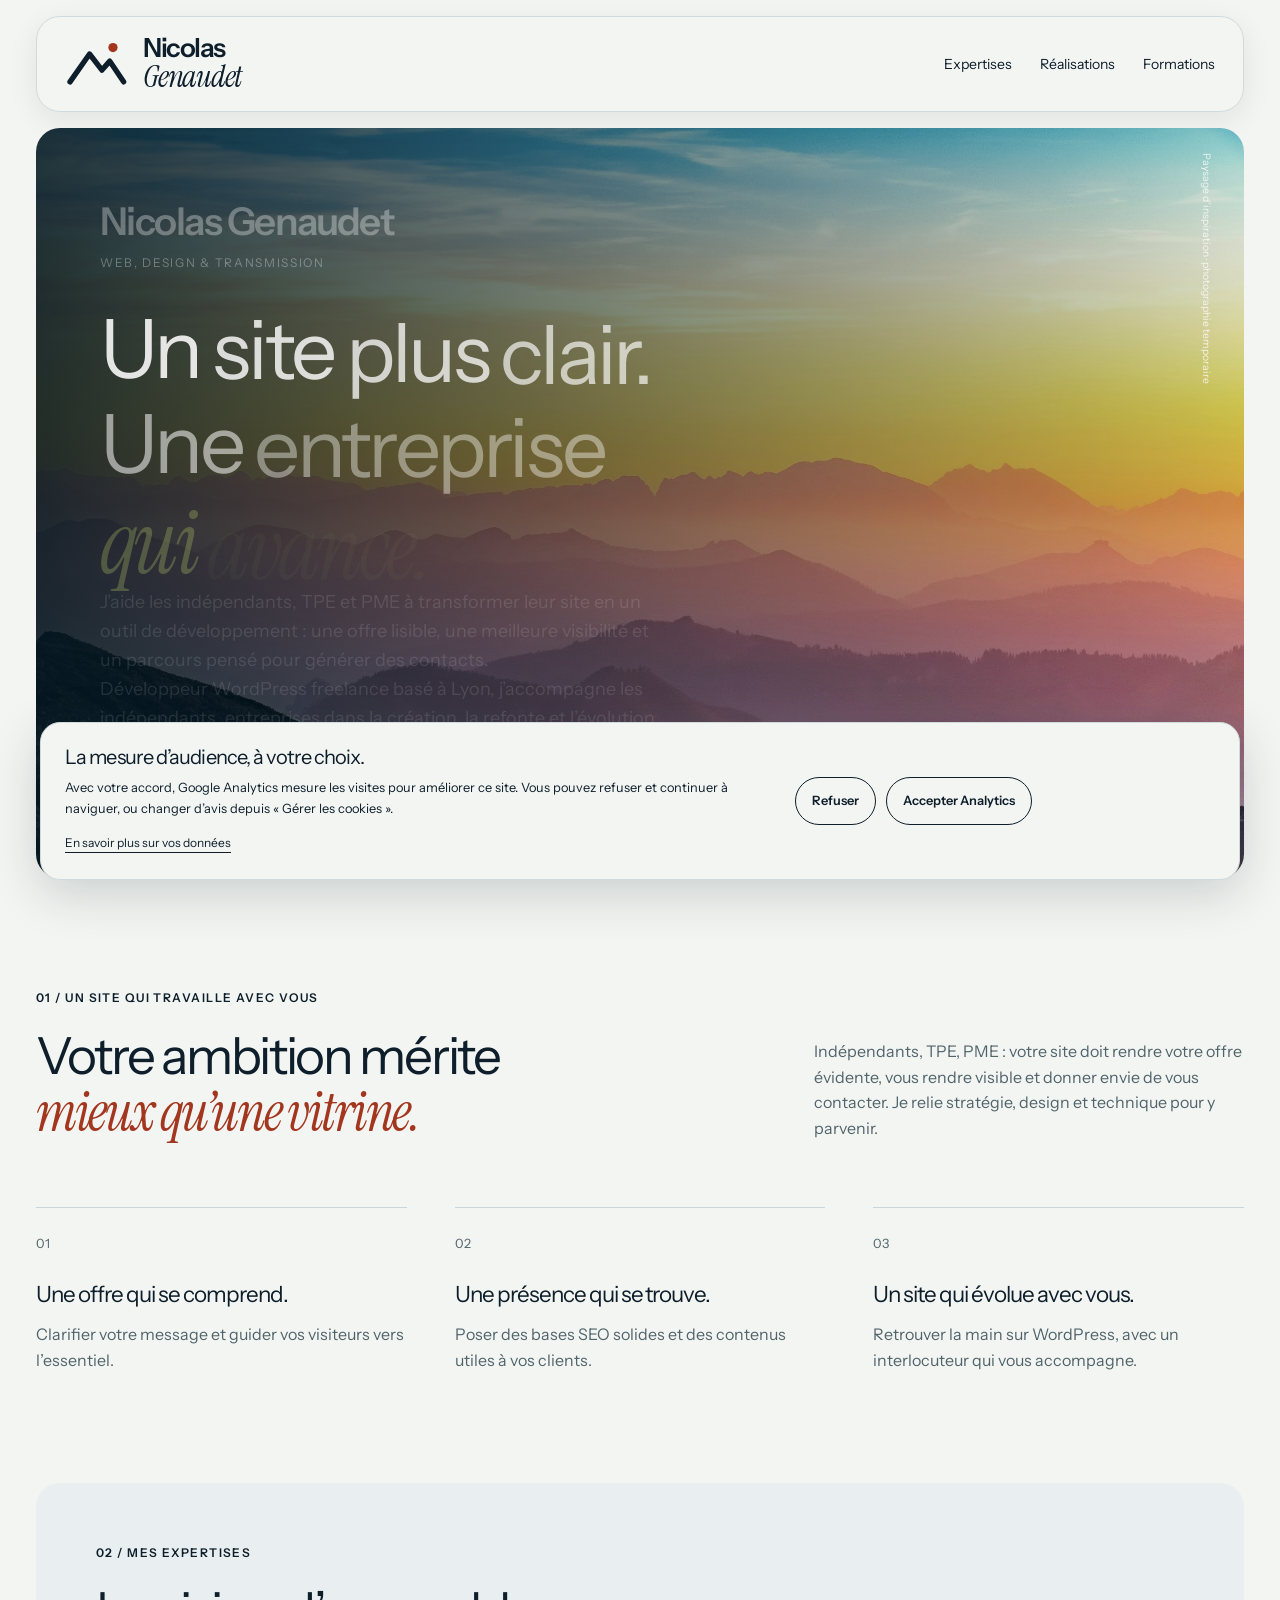
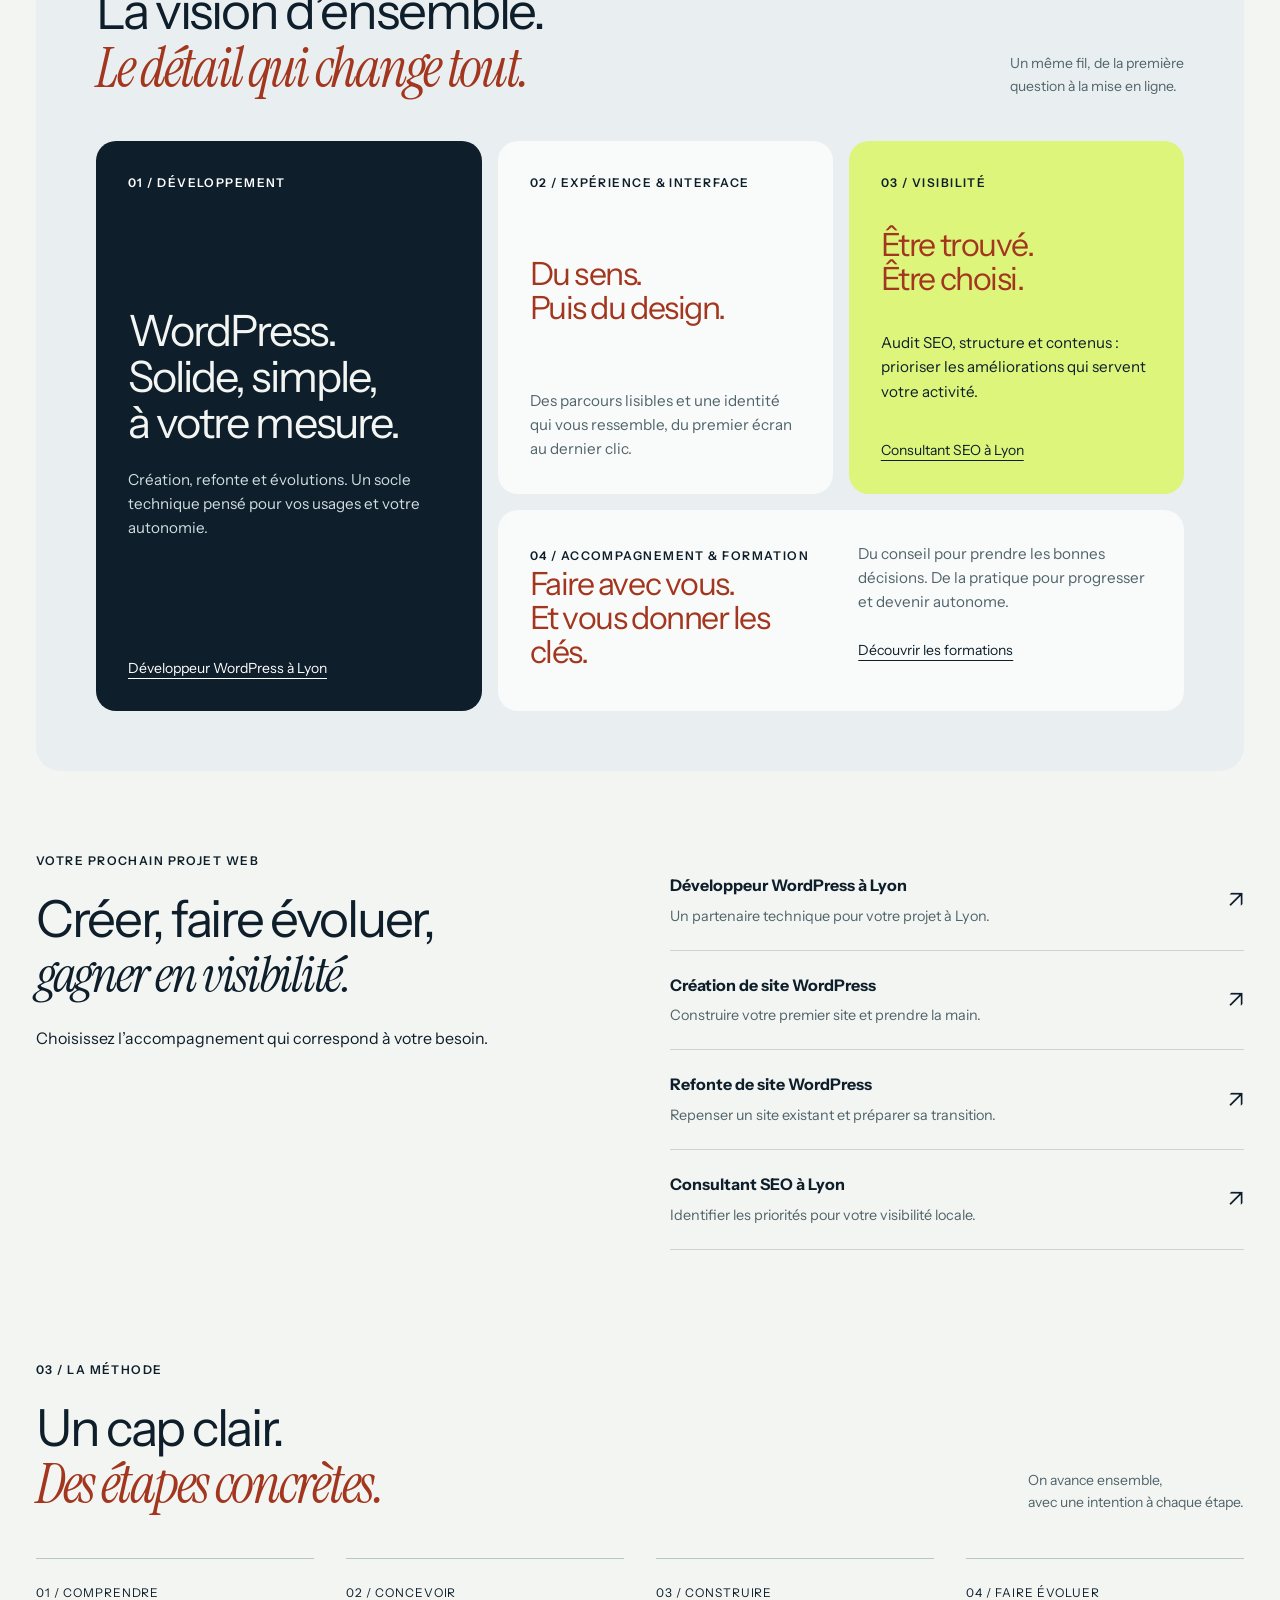
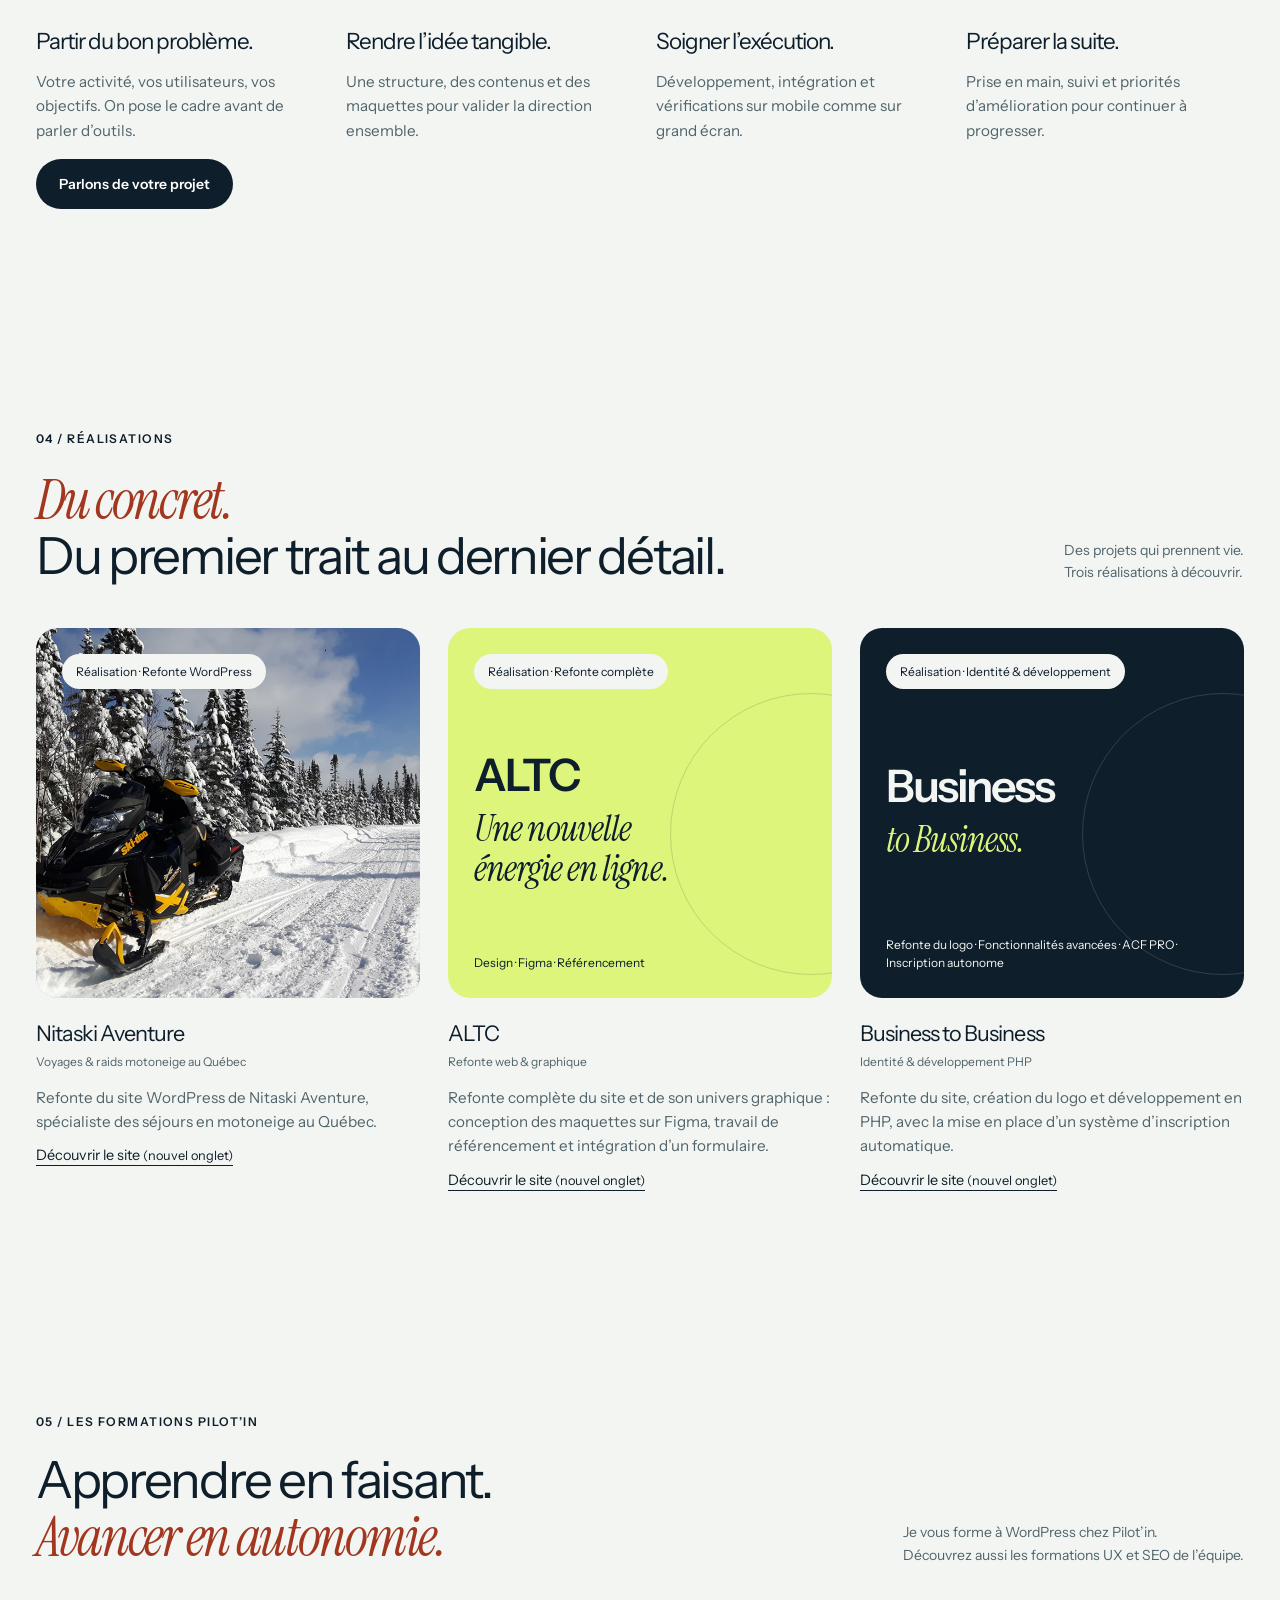
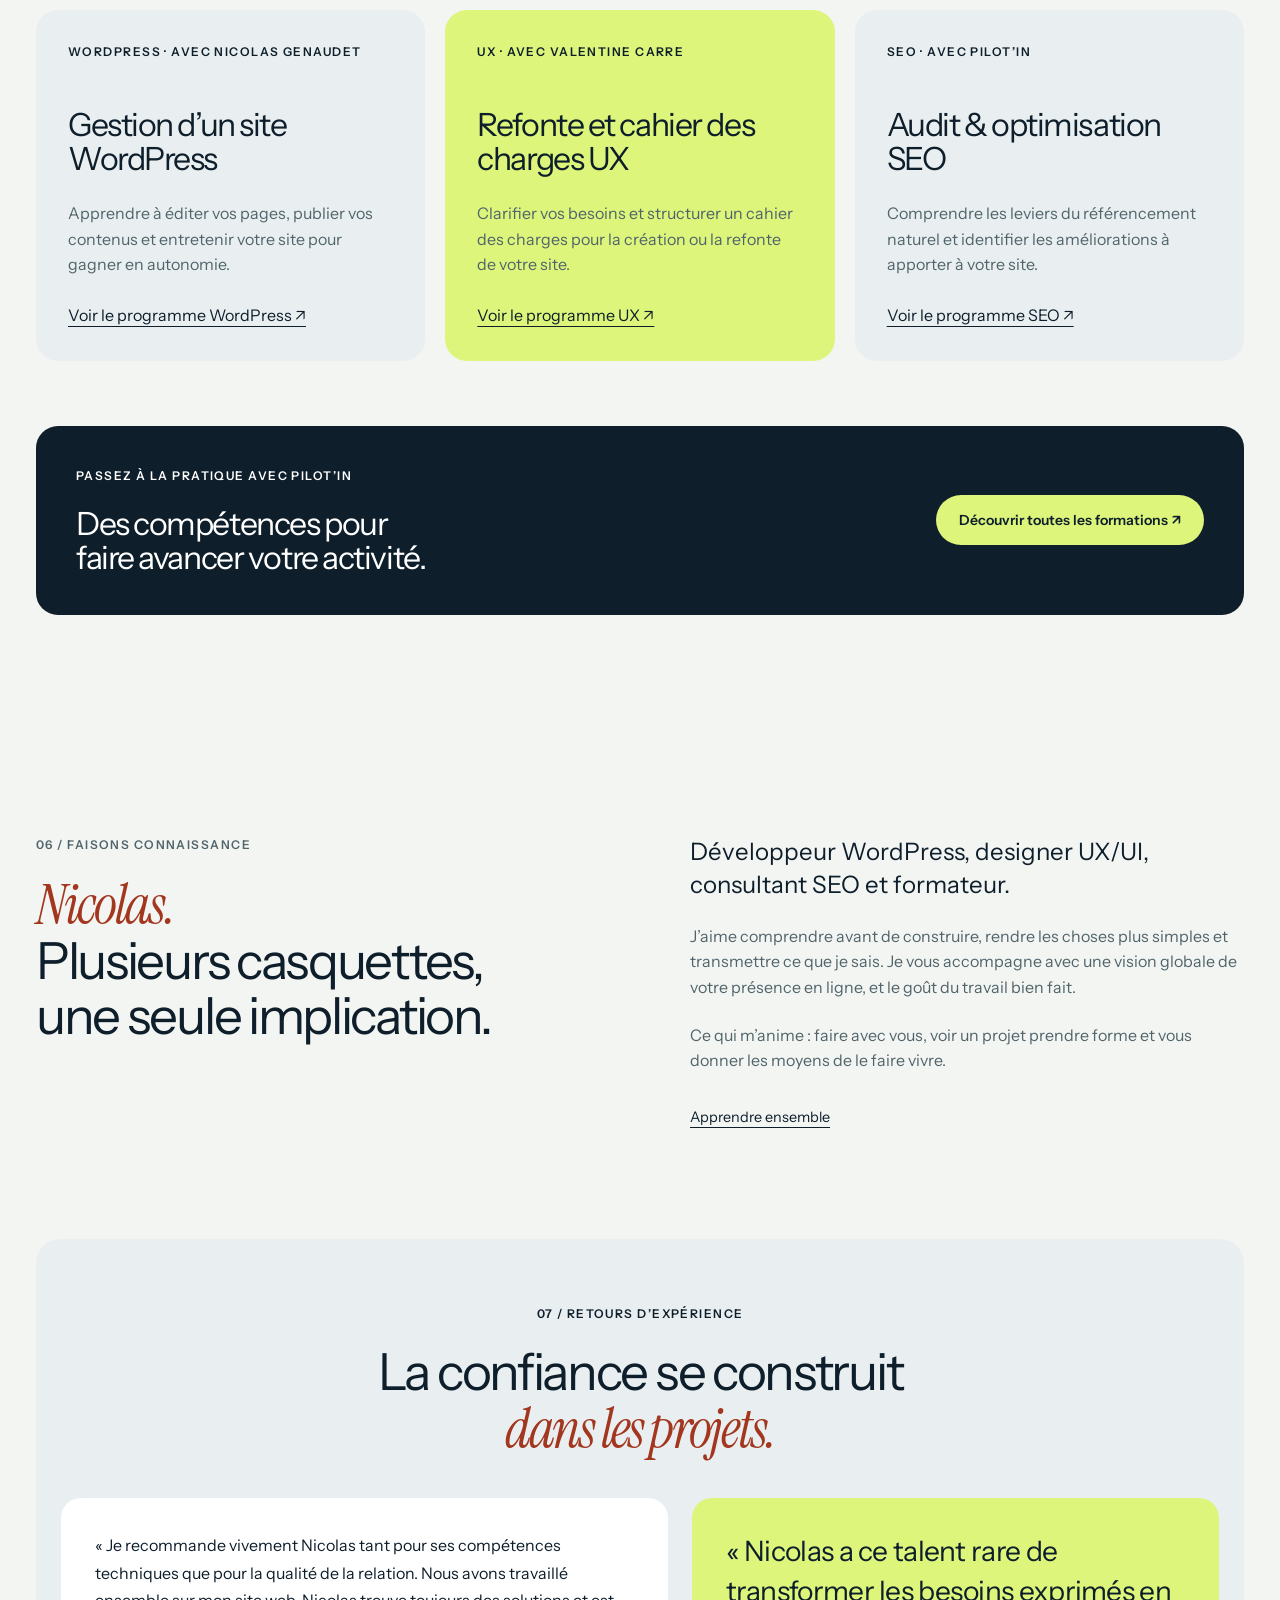
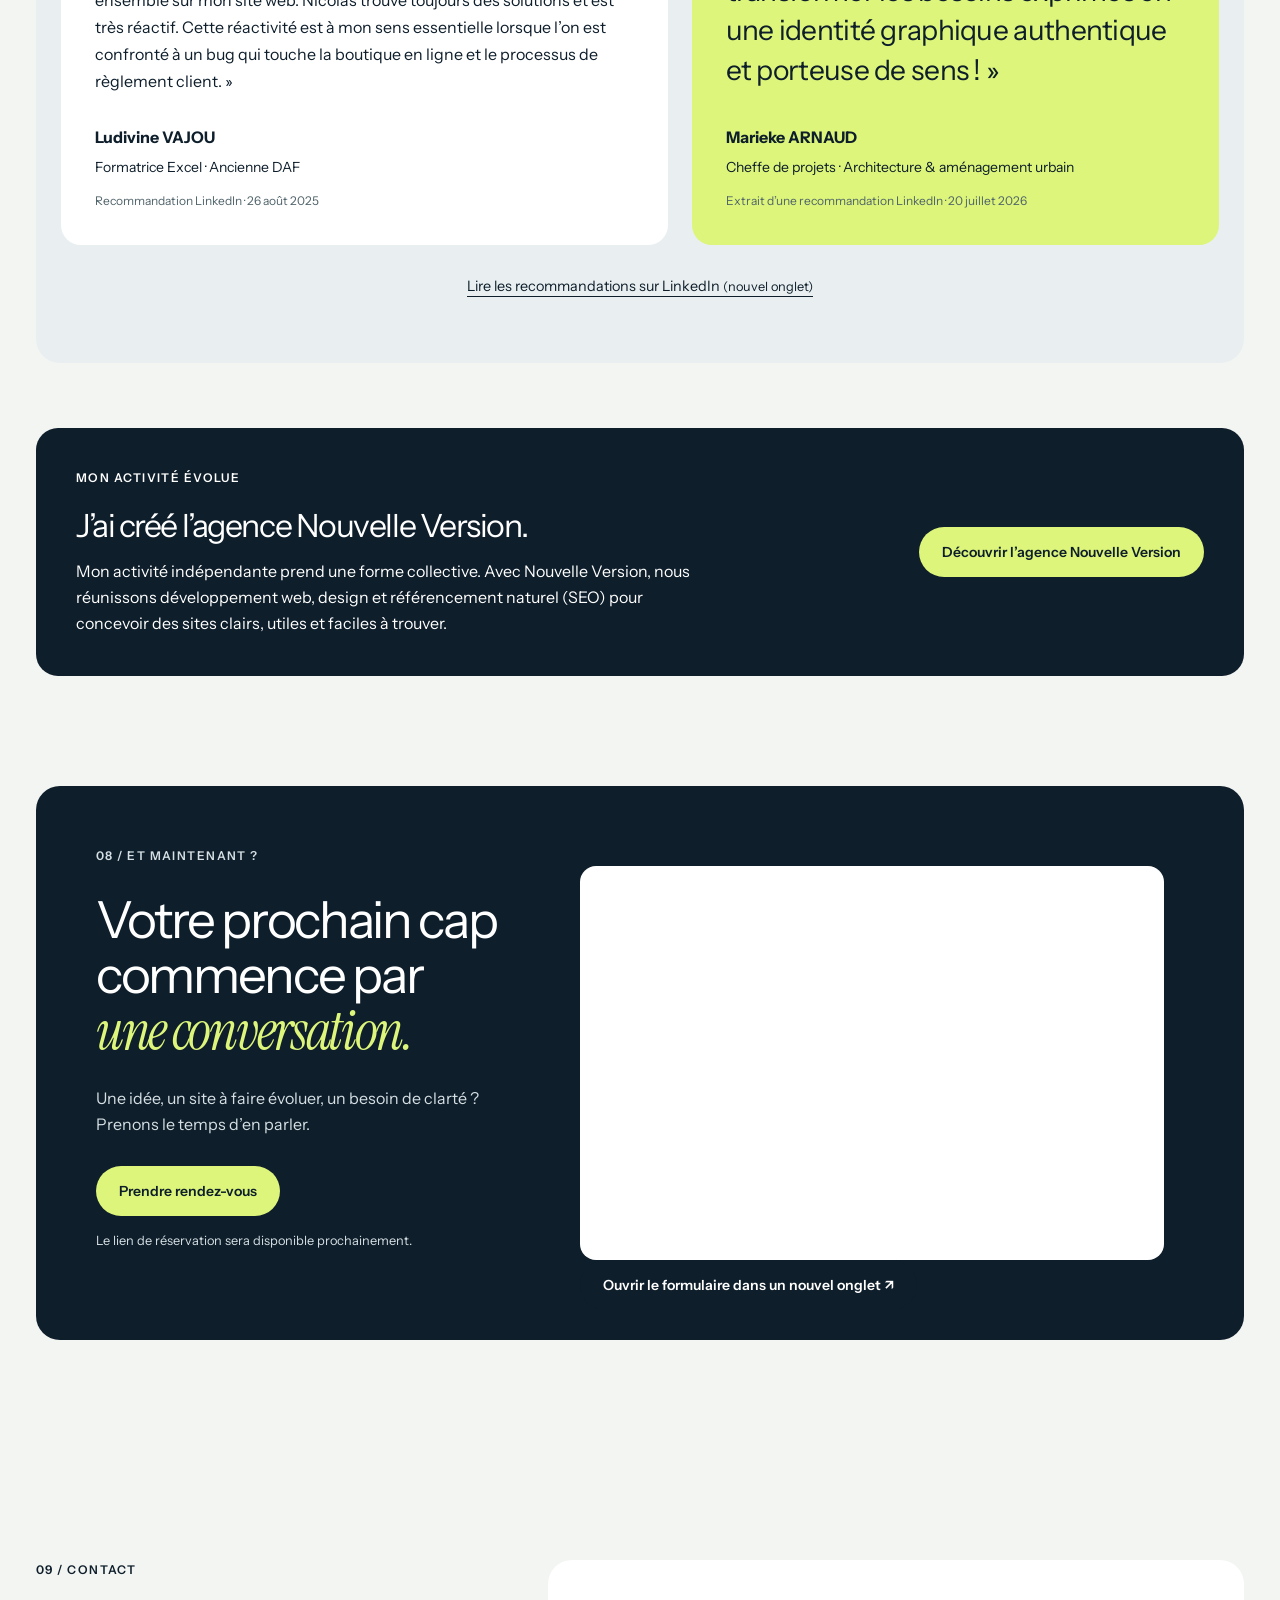
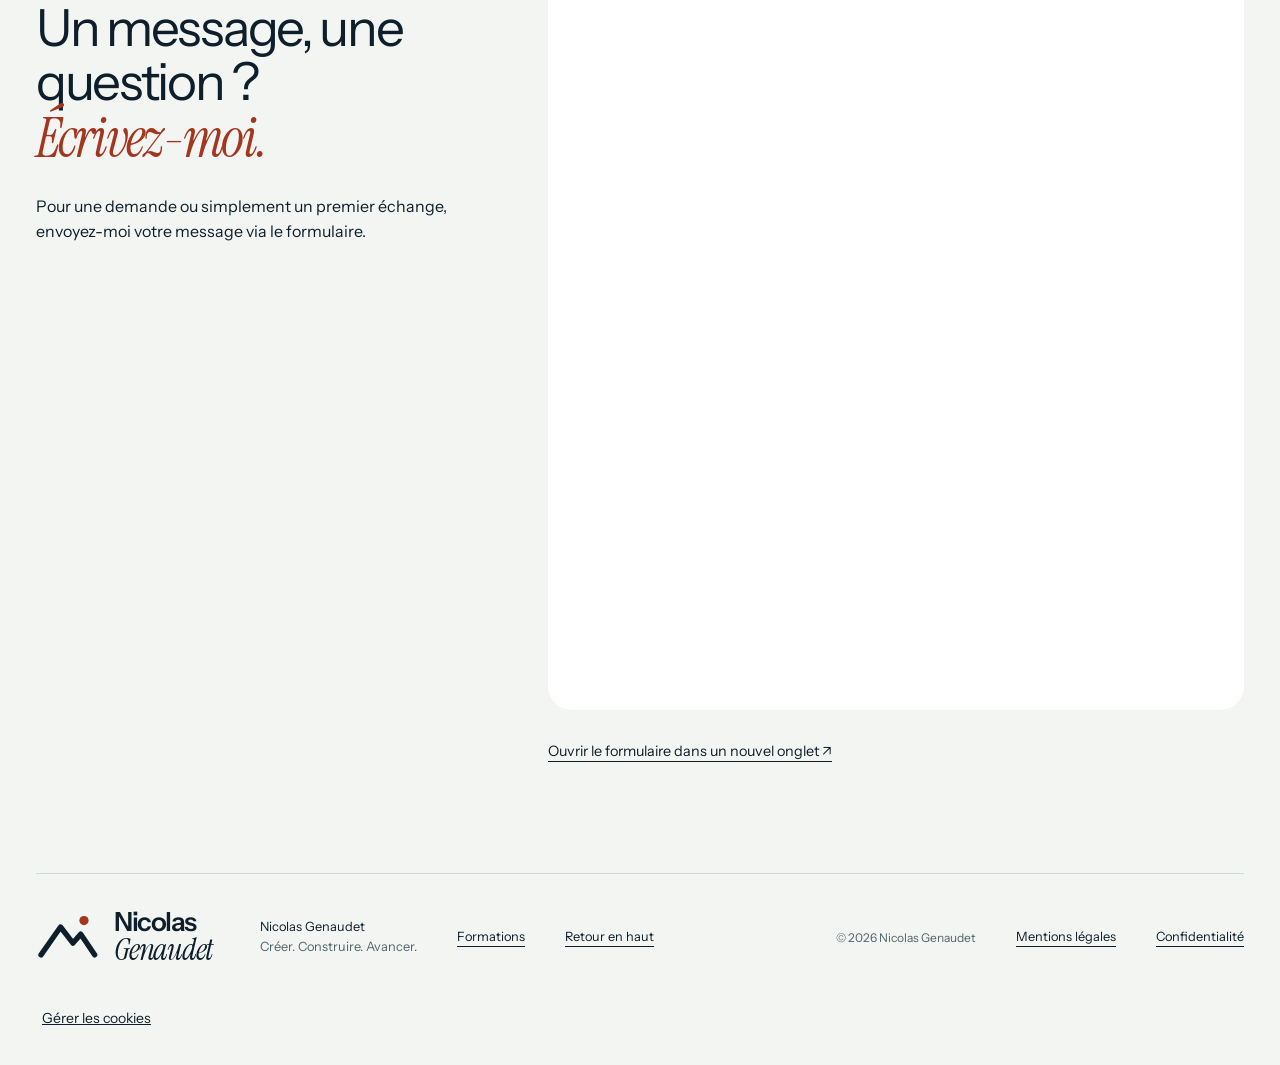
<file: index.html>
<!doctype html>
    <html lang="fr">
        <head>
            <meta charset="utf-8">
            <meta name="viewport" content="width=device-width,initial-scale=1">
            <meta name="description" content="Nicolas Genaudet, développeur WordPress, designer UX/UI et consultant SEO. Un site plus clair, plus utile et pensé pour votre développement.">
            
            <title>Développeur WordPress freelance à Lyon | Nicolas Genaudet</title>
            
            <link rel="icon" href="assets/favicon.svg?v=crete" type="image/svg+xml">
            <link rel="stylesheet" href="styles.css?v=nouvelle-version-1">
            <script src="config.js" defer>
            </script>
            <script src="scripts/gsap.min.js" defer></script>
            <script src="scripts/ScrollTrigger.min.js" defer></script>
            <script src="scripts/SplitText.min.js" defer></script>
            <script src="app.js?v=legal-1" defer>
            </script>
            
            
            
            
            
            
            
            
            
            
            
            
            
            
            
            
        <script src="scripts/site-animations.js?v=2" defer></script>
        <link rel="canonical" href="https://nicolas-genaudet.fr/"><meta name="robots" content="index,follow,max-image-preview:large"><meta name="author" content="Nicolas Genaudet"><meta name="theme-color" content="#0E1E2B"><meta property="og:type" content="website"><meta property="og:locale" content="fr_FR"><meta property="og:site_name" content="Nicolas Genaudet"><meta property="og:title" content="Développeur WordPress freelance à Lyon | Nicolas Genaudet"><meta property="og:description" content="Nicolas Genaudet, développeur WordPress, designer UX/UI et consultant SEO. Un site plus clair, plus utile et pensé pour votre développement."><meta property="og:url" content="https://nicolas-genaudet.fr/"><meta property="og:image" content="https://nicolas-genaudet.fr/assets/social-preview.png"><meta property="og:image:width" content="1200"><meta property="og:image:height" content="630"><meta property="og:image:type" content="image/png"><meta property="og:image:alt" content="Nicolas Genaudet — Web, design et transmission."><meta name="twitter:card" content="summary_large_image"><meta name="twitter:title" content="Développeur WordPress freelance à Lyon | Nicolas Genaudet"><meta name="twitter:description" content="Nicolas Genaudet, développeur WordPress, designer UX/UI et consultant SEO. Un site plus clair, plus utile et pensé pour votre développement."><meta name="twitter:image" content="https://nicolas-genaudet.fr/assets/social-preview.png"><meta name="twitter:image:alt" content="Nicolas Genaudet — Web, design et transmission."><script type="application/ld+json">{"@context":"https://schema.org","@graph":[{"@type":"Person","@id":"https://nicolas-genaudet.fr/#person","name":"Nicolas Genaudet","url":"https://nicolas-genaudet.fr/","jobTitle":"Développeur WordPress freelance, designer UX/UI, consultant SEO et formateur","sameAs":["https://www.linkedin.com/in/nicolas-genaudet/","https://formateur-wordpress-lyon.fr/"],"knowsAbout":["WordPress","UX/UI","SEO","Formation","Référentiels DWWM, CDA et CDUI"]},{"@type":"WebSite","@id":"https://nicolas-genaudet.fr/#website","url":"https://nicolas-genaudet.fr/","name":"Nicolas Genaudet","inLanguage":"fr-FR","publisher":{"@id":"https://nicolas-genaudet.fr/#person"}},{"@type":"WebPage","@id":"https://nicolas-genaudet.fr/#webpage","url":"https://nicolas-genaudet.fr/","name":"Développeur WordPress freelance à Lyon | Nicolas Genaudet","description":"Nicolas Genaudet, développeur WordPress, designer UX/UI et consultant SEO. Un site plus clair, plus utile et pensé pour votre développement.","inLanguage":"fr-FR","isPartOf":{"@id":"https://nicolas-genaudet.fr/#website"},"about":{"@id":"https://nicolas-genaudet.fr/#person"}}]}</script></head>
        <body>
            <a class="skip" href="#main">Aller au contenu</a>
            <header class="header wrap">
                <a class="brand" href="./" aria-label="Nicolas Genaudet, accueil"><img class="brand-crest" src="assets/crest.svg" alt="" width="64" height="50"><span class="brand-wordmark"><span>Nicolas</span><em>Genaudet</em></span></a><button class="menu-toggle" aria-expanded="false" aria-controls="navigation" hidden>Menu</button>
                <nav id="navigation" aria-label="Navigation principale">
                    <a href="#expertises">Expertises</a>
                    <a href="#realisations">Réalisations</a>
                    <a href="formations.html">Formations</a>
                    </nav>
                <a class="button dark header-cta" href="#contact">Parlons de votre projet</a>
            </header>
            <main id="main">
                <section class="hero wrap">
                    <div class="hero-content">
                        <p class="hero-name">Nicolas Genaudet<span>Web, design & transmission</span></p>
                        <h1>Un site plus clair.<br>Une entreprise<br><em>qui avance.</em></h1>
                        <p>
                            J’aide les indépendants, TPE et PME à transformer leur site en un outil de développement : une offre lisible, une meilleure visibilité et un parcours pensé pour générer des contacts.<br>
                            Développeur WordPress freelance basé à Lyon, j’accompagne les indépendants, entreprises dans la création, la refonte et l’évolution de leur site.
                        </p>
                        <a class="button lime" href="#contact">Parlons de votre projet</a>
                     </div>
                    <span class="image-credit">Paysage d’inspiration · photographie temporaire</span>
                </section>
                <section class="section wrap intro" data-reveal>
                    <p class="eyebrow">01 / Un site qui travaille avec vous</p>
                    <div class="split">
                        <h2>
                            Votre ambition mérite<br><span class="title-accent">mieux qu’une vitrine.</span>
                        </h2>
                        <p>
                            Indépendants, TPE, PME : votre site doit rendre votre offre évidente, vous rendre visible et donner envie de vous contacter. Je relie stratégie, design et technique pour y parvenir.
                        </p>
                    </div>
                    <div class="problems">
                        <article>
                            <span>01</span>
                            <h3>Une offre qui se comprend.</h3>
                            <p>Clarifier votre message et guider vos visiteurs vers l’essentiel.</p>
                        </article>
                        <article>
                            <span>02</span>
                            <h3>Une présence qui se trouve.</h3>
                            <p>Poser des bases SEO solides et des contenus utiles à vos clients.</p>
                        </article>
                        <article>
                            <span>03</span>
                            <h3>Un site qui évolue avec vous.</h3>
                            <p>
                                Retrouver la main sur WordPress, avec un interlocuteur qui vous accompagne.
                            </p>
                        </article>
                    </div>
                </section>
                <section class="section wrap panel" id="expertises" data-reveal>
                    <div class="section-head">
                        <div>
                            <p class="eyebrow">02 / Mes expertises</p>
                            <h2>
                                La vision d’ensemble.<br><span class="title-accent">Le détail qui change tout.</span>
                            </h2>
                        </div>
                        <p>Un même fil, de la première<br>question à la mise en ligne.</p>
                    </div>
                    <div class="expertise-grid">
                        <article class="expertise primary">
                            <span class="eyebrow">01 / Développement</span>
                            <div>
                                <h3>WordPress.<br>Solide, simple,<br>à votre mesure.</h3>
                                <p>
                                    Création, refonte et évolutions. Un socle technique pensé pour vos usages et votre autonomie.
                                </p>
                            </div>
                            <a href="developpeur-wordpress-lyon/">Développeur WordPress à Lyon</a>
                        </article>
                        <article class="expertise">
                            <span class="eyebrow">02 / Expérience & interface</span>
                            <h3>Du sens.<br>Puis du design.</h3>
                            <p>
                                Des parcours lisibles et une identité qui vous ressemble, du premier écran au dernier clic.
                            </p>
                        </article>
                        <article class="expertise accent">
                            <span class="eyebrow">03 / Visibilité</span>
                            <h3>Être trouvé.<br>Être choisi.</h3>
                            <p>
                                Audit SEO, structure et contenus : prioriser les améliorations qui servent votre activité.
                            </p>
                            <a href="consultant-seo-lyon/">Consultant SEO à Lyon</a>
                        </article>
                        <article class="expertise wide">
                            <div>
                                <span class="eyebrow">04 / Accompagnement & formation</span>
                                <h3>Faire avec vous.<br>Et vous donner les clés.</h3>
                            </div>
                            <div>
                                <p>
                                    Du conseil pour prendre les bonnes décisions. De la pratique pour progresser et devenir autonome.
                                </p>
                                <a href="formations.html">Découvrir les formations</a>
                            </div>
                        </article>
                    </div>
                </section>
                <section class="wrap service-home" aria-labelledby="services-title">
                    <div><p class="eyebrow">Votre prochain projet web</p><h2 id="services-title">Créer, faire évoluer,<br><em>gagner en visibilité.</em></h2><p>Choisissez l’accompagnement qui correspond à votre besoin.</p></div>
                    <div class="service-home-links">
                        <a href="developpeur-wordpress-lyon/"><strong>Développeur WordPress à Lyon</strong><span>Un partenaire technique pour votre projet à Lyon.</span><span aria-hidden="true">↗</span></a>
                        <a href="creation-site-wordpress/"><strong>Création de site WordPress</strong><span>Construire votre premier site et prendre la main.</span><span aria-hidden="true">↗</span></a>
                        <a href="refonte-site-wordpress/"><strong>Refonte de site WordPress</strong><span>Repenser un site existant et préparer sa transition.</span><span aria-hidden="true">↗</span></a>
                        <a href="consultant-seo-lyon/"><strong>Consultant SEO à Lyon</strong><span>Identifier les priorités pour votre visibilité locale.</span><span aria-hidden="true">↗</span></a>
                    </div>
                </section>
                <section class="section wrap" id="methode" data-reveal>
                    <div class="section-head">
                        <div>
                            <p class="eyebrow">03 / La méthode</p>
                            <h2>
                                Un cap clair.<br><span class="title-accent">Des étapes concrètes.</span>
                            </h2>
                        </div>
                        <p>On avance ensemble,<br>avec une intention à chaque étape.</p>
                    </div>
                    <ol class="steps">
                        <li>
                            <span>01 / Comprendre</span>
                            <h3>Partir du bon problème.</h3>
                            <p>
                                Votre activité, vos utilisateurs, vos objectifs. On pose le cadre avant de parler d’outils.
                            </p>
                        </li>
                        <li>
                            <span>02 / Concevoir</span>
                            <h3>Rendre l’idée tangible.</h3>
                            <p>
                                Une structure, des contenus et des maquettes pour valider la direction ensemble.
                            </p>
                        </li>
                        <li>
                            <span>03 / Construire</span>
                            <h3>Soigner l’exécution.</h3>
                            <p>
                                Développement, intégration et vérifications sur mobile comme sur grand écran.
                            </p>
                            
                        </li>
                        <li>
                            <span>04 / Faire évoluer</span>
                            <h3>Préparer la suite.</h3>
                            <p>
                                Prise en main, suivi et priorités d’amélioration pour continuer à progresser.
                            </p>
                        </li>
                    </ol>
                    <div>
                        <a class="button dark" href="#contact-formulaire">Parlons de votre projet</a>
                    </div>
                </section>
                <section class="section wrap" id="realisations" data-reveal>
                    <div class="section-head">
                        <div>
                            <p class="eyebrow">04 / Réalisations</p>
                            <h2>
                                <span class="title-accent">Du concret.</span><br>Du premier trait au dernier détail.
                            </h2>
                        </div>
                        <p>Des projets qui prennent vie.<br>Trois réalisations à découvrir.</p>
                    </div>
                    <div class="projects">
                        <article class="project">
                            <a class="project-visual nitaski-project background-overlay" href="https://www.nitaski.com/" target="_blank" rel="noopener noreferrer" aria-label="Découvrir le site Nitaski Aventure (nouvel onglet)">
                                <img  src="assets/nitaski-aventure-raid.jpg" alt="Motoneiges sur une piste au milieu des sapins enneigés" loading="lazy" width="1200" height="900">
                                <span class="pill">Réalisation · Refonte WordPress</span></a>
                            <div class="project-title">
                                <h3>Nitaski Aventure</h3>
                                <span>Voyages & raids motoneige au Québec</span>
                            </div>
                            <p class="project-description">
                                Refonte du site WordPress de Nitaski Aventure, spécialiste des séjours en motoneige au Québec.
                            </p>
                            <a class="text-link" href="https://www.nitaski.com/" target="_blank" rel="noopener noreferrer">Découvrir le site <span class="small">(nouvel onglet)</span></a>
                        </article>
                        <article class="project">
                            <a class="project-visual project-identity altc-project" href="https://altc.fr/" target="_blank" rel="noopener noreferrer" aria-label="Découvrir le site ALTC (nouvel onglet)">
                                <span class="pill">Réalisation · Refonte complète</span>
                                <span class="project-wordmark">ALTC<span>Une nouvelle<br>énergie en ligne.</span></span>
                                <span class="project-caption">Design · Figma · Référencement</span>
                            </a>
                            <div class="project-title">
                                <h3>ALTC</h3>
                                <span>Refonte web & graphique</span>
                            </div>
                            <p class="project-description">Refonte complète du site et de son univers graphique : conception des maquettes sur Figma, travail de référencement et intégration d’un formulaire.</p>
                            <a class="text-link" href="https://altc.fr/" target="_blank" rel="noopener noreferrer">Découvrir le site <span class="small">(nouvel onglet)</span></a>
                        </article>
                        <article class="project">
                            <a class="project-visual project-identity btb-project" href="https://businesstobusinessclubs.fr/" target="_blank" rel="noopener noreferrer" aria-label="Découvrir le site Business to Business (nouvel onglet)">
                                <span class="pill">Réalisation · Identité & développement</span>
                                <span class="project-wordmark">Business<span>to Business.</span></span>
                                <span class="project-caption">Refonte du logo · Fonctionnalités avancées · ACF PRO · Inscription autonome</span>
                            </a>
                            <div class="project-title">
                                <h3>Business to Business</h3>
                                <span>Identité & développement PHP</span>
                            </div>
                            <p class="project-description">Refonte du site, création du logo et développement en PHP, avec la mise en place d’un système d’inscription automatique.</p>
                            <a class="text-link" href="https://businesstobusinessclubs.fr/" target="_blank" rel="noopener noreferrer">Découvrir le site <span class="small">(nouvel onglet)</span></a>
                        </article>
                    </div>
                </section>
                <section class="section wrap" id="formations" aria-labelledby="formations-title" data-reveal>
                    <div class="section-head">
                        <div>
                            <p class="eyebrow">05 / Les formations Pilot’in</p>
                            <h2 id="formations-title">Apprendre en faisant.<br><span class="title-accent">Avancer en autonomie.</span></h2>
                        </div>
                        <p>Je vous forme à WordPress chez Pilot’in.<br>Découvrez aussi les formations UX et SEO de l’équipe.</p>
                    </div>
                    <div class="course-grid">
        <article class="course"><span class="eyebrow">WordPress · Avec Nicolas Genaudet</span><h3>Gestion d’un site WordPress</h3><p>Apprendre à éditer vos pages, publier vos contenus et entretenir votre site pour gagner en autonomie.</p><a href="https://www.pilot-in.com/formations/formation-gestion-site-wordpress/">Voir le programme WordPress ↗</a></article>
        <article class="course"><span class="eyebrow">UX · Avec Valentine Carre</span><h3>Refonte et cahier des charges UX</h3><p>Clarifier vos besoins et structurer un cahier des charges pour la création ou la refonte de votre site.</p><a href="https://www.pilot-in.com/formations/formation-refonte-et-cahier-des-charges-ux/">Voir le programme UX ↗</a></article>
        <article class="course"><span class="eyebrow">SEO · Avec Pilot’in</span><h3>Audit & optimisation SEO</h3><p>Comprendre les leviers du référencement naturel et identifier les améliorations à apporter à votre site.</p><a href="https://www.pilot-in.com/formations/formation-audit-optimisation-seo/">Voir le programme SEO ↗</a></article>
    </div>
                    <div class="training-footer">
                        <div><p class="eyebrow">Passez à la pratique avec Pilot’in</p><h2>Des compétences pour<br>faire avancer votre activité.</h2></div>
                        <a class="button lime" href="formations.html">Découvrir toutes les formations ↗</a>
                    </div>
                </section>
                <section class="section wrap about" id="a-propos" data-reveal>
                    <div>
                        <p class="eyebrow">06 / Faisons connaissance</p>
                        <h2>
                            <span class="title-accent">Nicolas.</span><br>Plusieurs casquettes,<br>une seule implication.
                        </h2>
                    </div>
                    <div>
                        <p class="lead">
                            Développeur WordPress, designer UX/UI, consultant SEO et formateur.
                        </p>
                        <p>
                            J’aime comprendre avant de construire, rendre les choses plus simples et transmettre ce que je sais. Je vous accompagne avec une vision globale de votre présence en ligne, et le goût du travail bien fait.
                        </p>
                        <p>
                            Ce qui m’anime : faire avec vous, voir un projet prendre forme et vous donner les moyens de le faire vivre.
                        </p>
                        <a class="text-link" href="formations.html">Apprendre ensemble</a>
                    </div>
                </section>
                <section class="wrap testimonial" data-reveal>
                    <p class="eyebrow">07 / Retours d’expérience</p>
                    <h2>
                        La confiance se construit<br><span class="title-accent">dans les projets.</span>
                    </h2>
                    <div class="testimonial-grid">
                        <figure class="review">
                            <blockquote>
                                <p>
                                    « Je recommande vivement Nicolas tant pour ses compétences techniques que pour la qualité de la relation. Nous avons travaillé ensemble sur mon site web. Nicolas trouve toujours des solutions et est très réactif. Cette réactivité est à mon sens essentielle lorsque l’on est confronté à un bug qui touche la boutique en ligne et le processus de règlement client. »
                                </p>
                            </blockquote>
                            <figcaption>
                                <strong>Ludivine VAJOU</strong><span>Formatrice Excel · Ancienne DAF</span><span class="review-source">Recommandation LinkedIn · 26 août 2025</span>
                            </figcaption>
                        </figure>
                        <figure class="review review-highlight">
                            <blockquote>
                                <p>
                                    « Nicolas a ce talent rare de transformer les besoins exprimés en une identité graphique authentique et porteuse de sens ! »
                                </p>
                            </blockquote>
                            <figcaption>
                                <strong>Marieke ARNAUD</strong><span>Cheffe de projets · Architecture & aménagement urbain</span><span class="review-source">Extrait d’une recommandation LinkedIn · 20 juillet 2026</span>
                            </figcaption>
                        </figure>
                    </div>
                    <a class="text-link" href="https://www.linkedin.com/in/nicolas-genaudet/details/recommendations/?detailScreenTabIndex=2" target="_blank" rel="noopener noreferrer">Lire les recommandations sur LinkedIn <span class="small">(nouvel onglet)</span></a>
                </section>
                <section class="wrap training-footer agency-announcement" id="nouvelle-version" aria-labelledby="nouvelle-version-title">
                    <div>
                        <p class="eyebrow">Mon activité évolue</p>
                        <h2 id="nouvelle-version-title">J’ai créé l’agence Nouvelle Version.</h2>
                        <p class="agency-summary">Mon activité indépendante prend une forme collective. Avec Nouvelle Version, nous réunissons développement web, design et référencement naturel (SEO) pour concevoir des sites clairs, utiles et faciles à trouver.</p>
                    </div>
                    <a class="button lime" href="https://nouvelleversion.fr/">Découvrir l’agence Nouvelle Version</a>
                </section>
                <section class="section wrap" id="contact" data-reveal>
                    <div class="contact-panel">
                        <div>
                            <p class="eyebrow">08 / Et maintenant ?</p>
                            <h2>
                                Votre prochain cap<br>commence par<br><span class="title-accent">une conversation.</span>
                            </h2>
                            <p>
                                Une idée, un site à faire évoluer, un besoin de clarté ?<br>Prenons le temps d’en parler.
                            </p>
                            <a class="button lime" data-calendly href="#contact-note">Prendre rendez-vous</a>
                            <p class="small" id="contact-note">
                                Le lien de réservation sera disponible prochainement.
                            </p>
                        </div>
                        <div class="fillout-form-wrapper">
                            <iframe
                            src="https://forms.fillout.com/t/oDSKdCX4jVus"
                            class="fillout-form"
                            frameborder="0"
                            scrolling="yes"
                            title="Formulaire de cadrage projet web"
                            ></iframe>
                            <p><a class="button dark" href="https://forms.fillout.com/t/oDSKdCX4jVus" target="_blank" rel="noopener noreferrer">Ouvrir le formulaire dans un nouvel onglet ↗</a></p>
                        </div>
                    </div>
                </section>
                <section class="section wrap contact-columns" id="contact-formulaire" aria-labelledby="contact-formulaire-title" data-reveal>
                    <div class="contact-intro">
                            <p class="eyebrow">09 / Contact</p>
                            <h2 id="contact-formulaire-title">Un message, une question ?<br><span class="title-accent">Écrivez-moi.</span></h2>
                        <p>Pour une demande ou simplement un premier échange, envoyez-moi votre message via le formulaire.</p>
                    </div>
                    <div class="contact-form-column">
                    <div class="contact-iframe-wrapper">
                        <iframe
                            src="https://cbn89zrik5.zite.so"
                            class="contact-iframe"
                            title="Formulaire de contact de Nicolas Genaudet"
                            loading="lazy"
                        ></iframe>
                    </div>
                    <p class="small"><a class="text-link" href="https://cbn89zrik5.zite.so" target="_blank" rel="noopener noreferrer">Ouvrir le formulaire dans un nouvel onglet ↗</a></p>
                    </div>
                </section>
            </main>
            <footer class="wrap footer">
                <a class="brand" href="./"><img class="brand-crest" src="assets/crest.svg" alt="" width="64" height="50"><span class="brand-wordmark"><span>Nicolas</span><em>Genaudet</em></span></a>
                <p>Nicolas Genaudet<br><span>Créer. Construire. Avancer.</span></p>
                <a href="formations.html">Formations</a><a href="#main">Retour en haut</a><small>© <span data-year>2026</span> Nicolas Genaudet</small>
            <a href="mentions-legales.html">Mentions légales</a><a href="confidentialite.html">Confidentialité</a><button class="cookie-settings" data-cookie-settings>Gérer les cookies</button></footer>
        <aside id="cookie-banner" class="cookie-banner" role="region" aria-label="Préférences de mesure d’audience" hidden><div><h2>La mesure d’audience, à votre choix.</h2><p>Avec votre accord, Google Analytics mesure les visites pour améliorer ce site. Vous pouvez refuser et continuer à naviguer, ou changer d’avis depuis « Gérer les cookies ».</p><a href="confidentialite.html">En savoir plus sur vos données</a></div><div class="cookie-actions"><button data-reject>Refuser</button><button data-accept>Accepter Analytics</button></div></aside><script src="consent.js?v=legal-1" defer></script></body>
    </html>
</file>
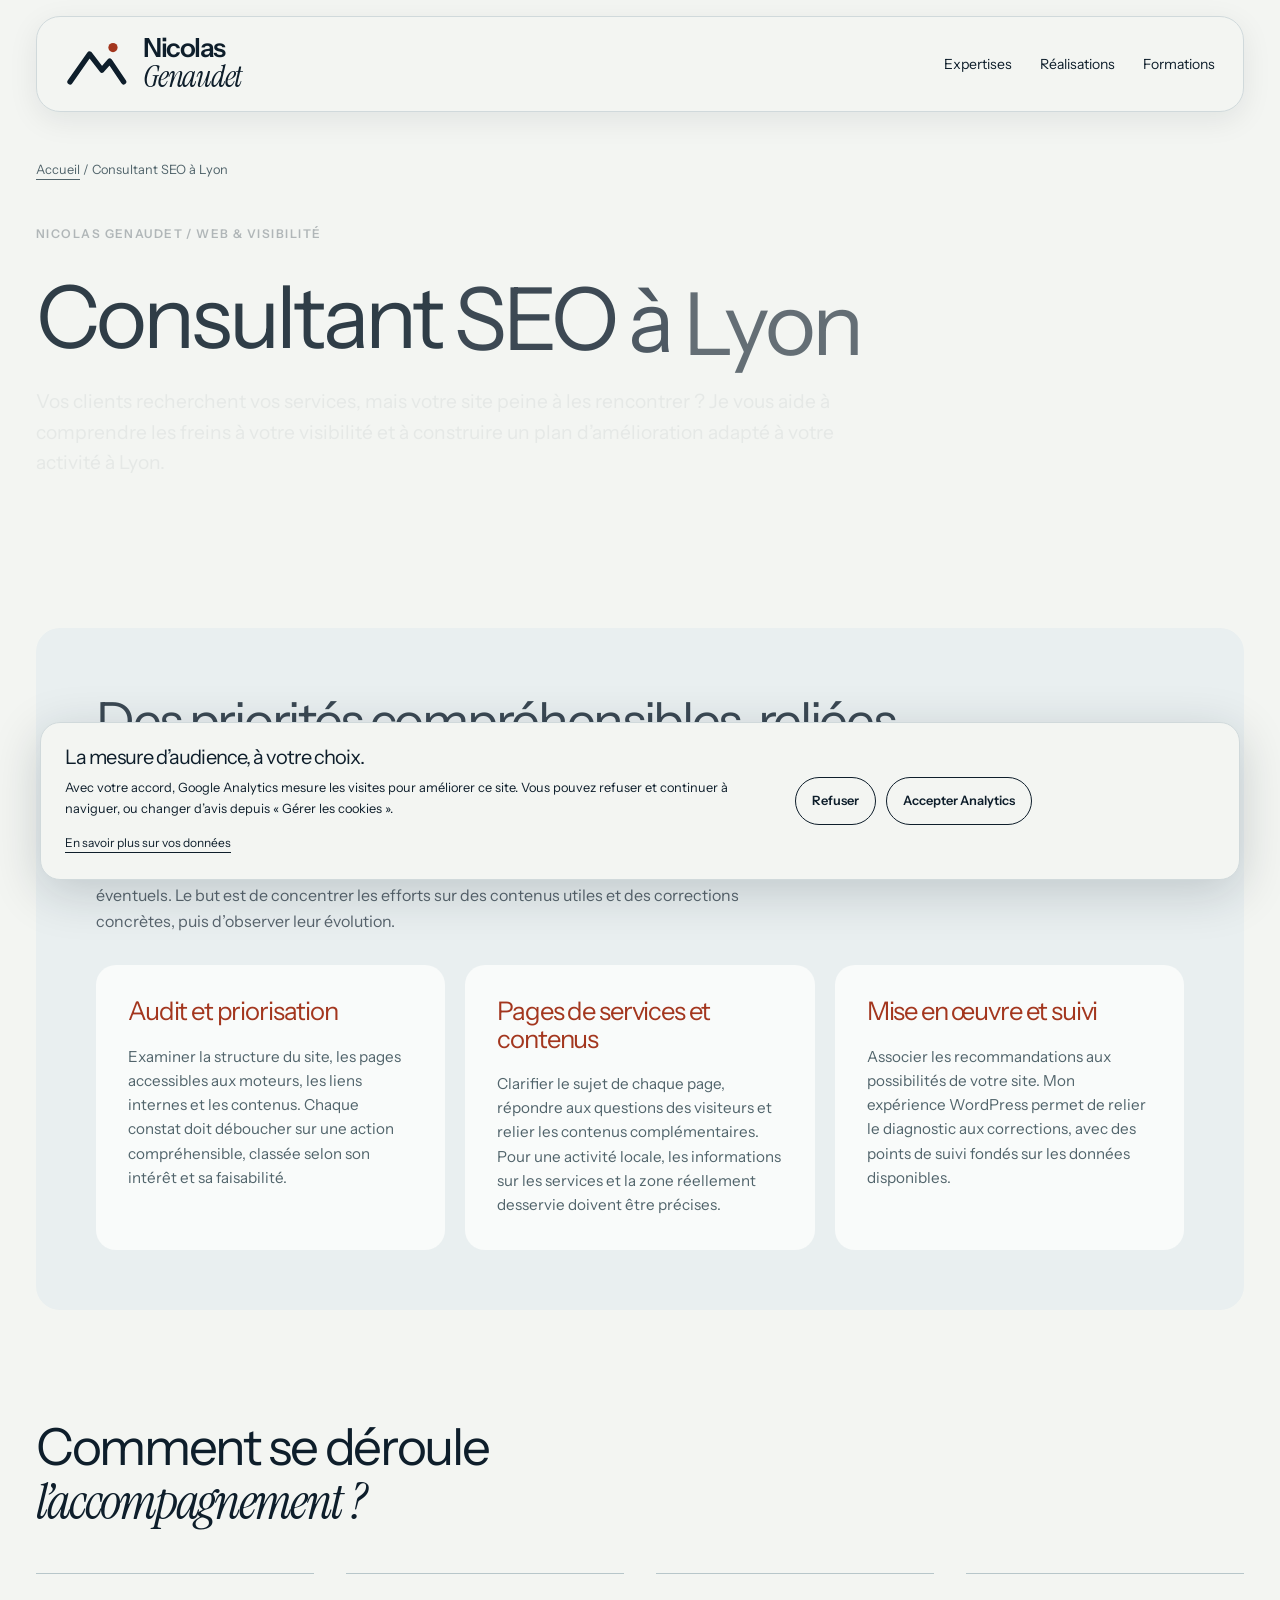
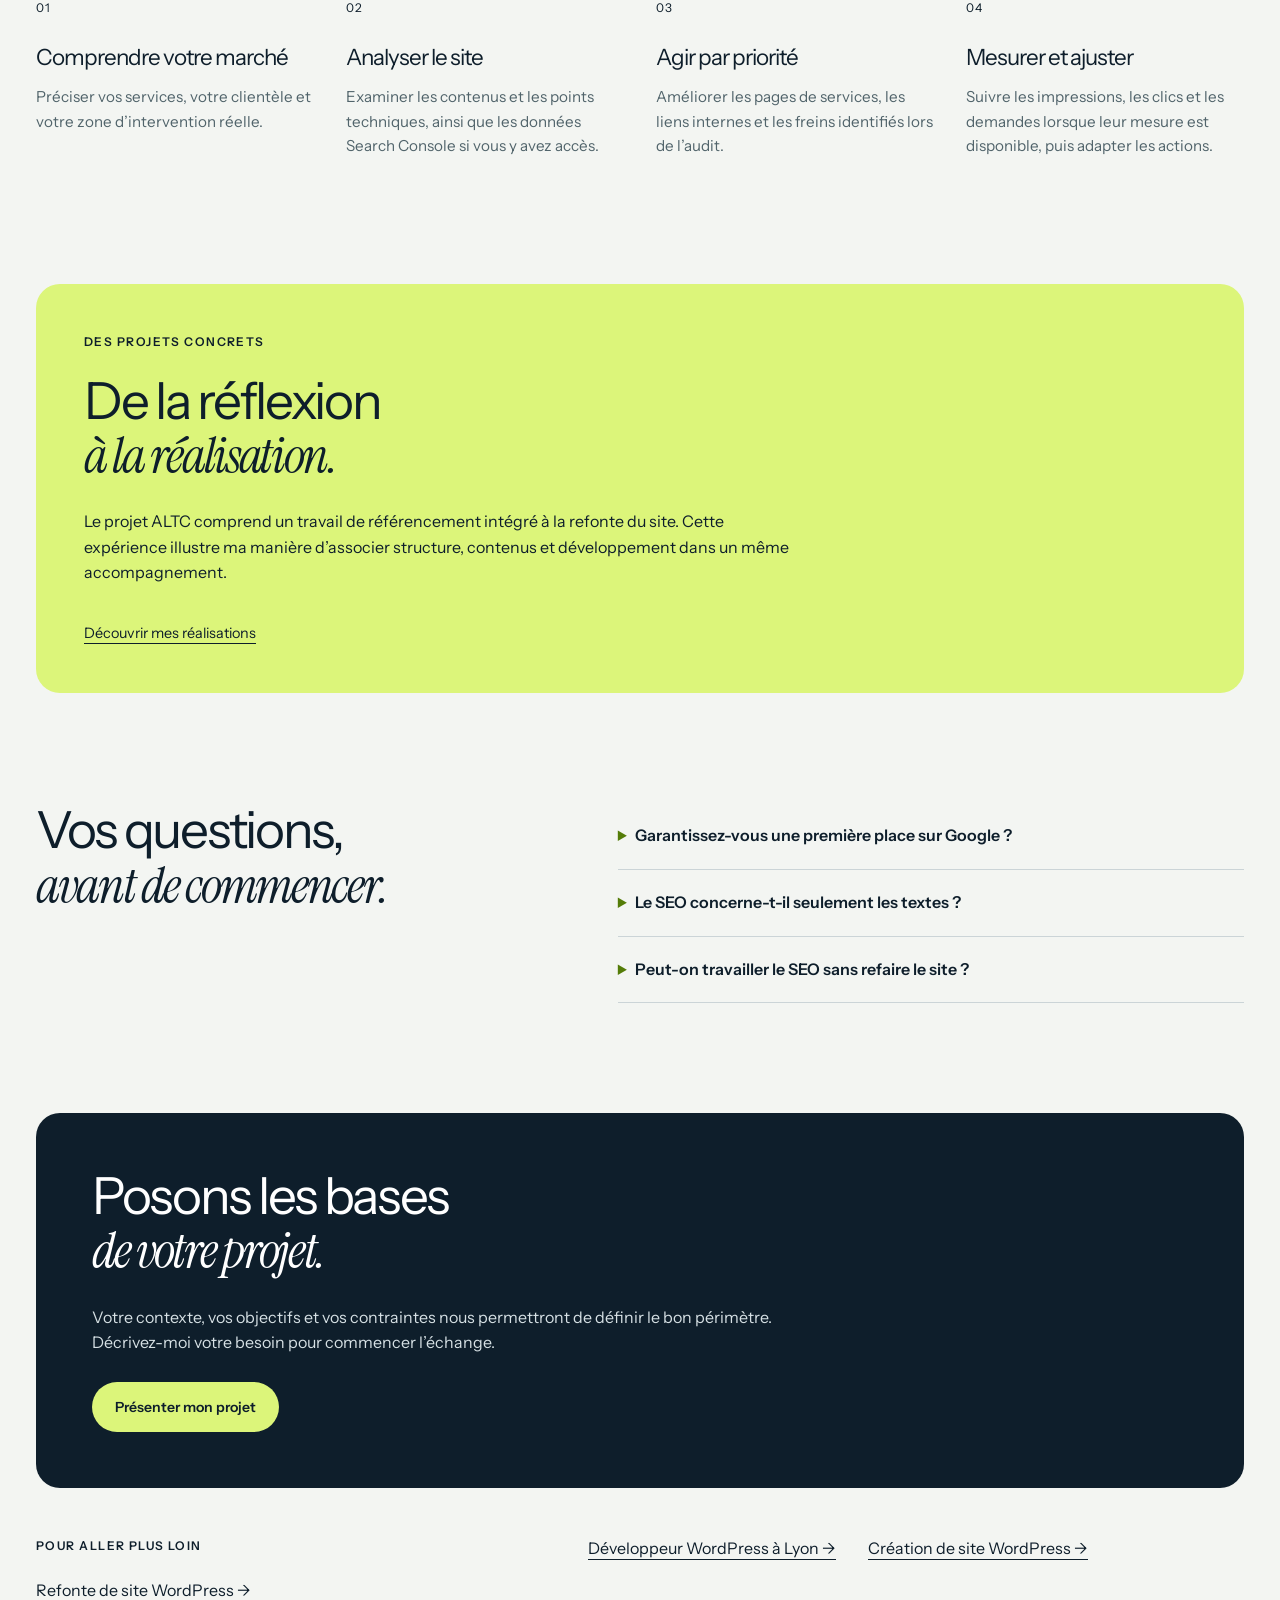
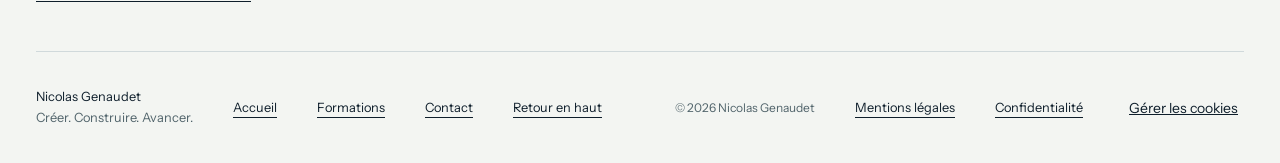
<file: consultant-seo-lyon/index.html>
<!doctype html>
<html lang="fr">
<head>
  <meta charset="utf-8">
  
  <meta name="viewport" content="width=device-width,initial-scale=1">
  <title>Consultant SEO à Lyon — Nicolas Genaudet</title>
  <meta name="description" content="Accompagnement SEO pour les entreprises à Lyon : audit, structure, contenus et priorités techniques. Nicolas Genaudet vous aide à travailler votre visibilité.">
  <link rel="icon" href="../assets/favicon.svg?v=crete" type="image/svg+xml">
  <link rel="stylesheet" href="../styles.css?v=legal-1">
  <script src="../config.js" defer></script>
  <script src="../scripts/gsap.min.js" defer></script>
        <script src="../scripts/ScrollTrigger.min.js" defer></script>
        <script src="../scripts/SplitText.min.js" defer></script>
        <script src="../app.js?v=legal-1" defer></script>
        
        
        
        
        
        
        
        
        
        
        
        
        
        
        
        
    <script src="../scripts/site-animations.js?v=2" defer></script>
    <link rel="canonical" href="https://nicolas-genaudet.fr/consultant-seo-lyon/"><meta name="robots" content="index,follow,max-image-preview:large"><meta name="author" content="Nicolas Genaudet"><meta name="theme-color" content="#0E1E2B"><meta property="og:type" content="website"><meta property="og:locale" content="fr_FR"><meta property="og:site_name" content="Nicolas Genaudet"><meta property="og:title" content="Consultant SEO à Lyon — Nicolas Genaudet"><meta property="og:description" content="Accompagnement SEO pour les entreprises à Lyon : audit, structure, contenus et priorités techniques. Nicolas Genaudet vous aide à travailler votre visibilité."><meta property="og:url" content="https://nicolas-genaudet.fr/consultant-seo-lyon/"><meta property="og:image" content="https://nicolas-genaudet.fr/assets/social-preview.png"><meta property="og:image:width" content="1200"><meta property="og:image:height" content="630"><meta property="og:image:type" content="image/png"><meta property="og:image:alt" content="Nicolas Genaudet — Web, design et transmission."><meta name="twitter:card" content="summary_large_image"><meta name="twitter:title" content="Consultant SEO à Lyon — Nicolas Genaudet"><meta name="twitter:description" content="Accompagnement SEO pour les entreprises à Lyon : audit, structure, contenus et priorités techniques. Nicolas Genaudet vous aide à travailler votre visibilité."><meta name="twitter:image" content="https://nicolas-genaudet.fr/assets/social-preview.png"><meta name="twitter:image:alt" content="Nicolas Genaudet — Web, design et transmission."><script type="application/ld+json">{"@context":"https://schema.org","@graph":[{"@type":"Person","@id":"https://nicolas-genaudet.fr/#person","name":"Nicolas Genaudet","url":"https://nicolas-genaudet.fr/","jobTitle":"Développeur WordPress freelance, designer UX/UI, consultant SEO et formateur","sameAs":["https://www.linkedin.com/in/nicolas-genaudet/","https://formateur-wordpress-lyon.fr/"],"knowsAbout":["WordPress","UX/UI","SEO","Formation","Référentiels DWWM, CDA et CDUI"]},{"@type":"WebSite","@id":"https://nicolas-genaudet.fr/#website","url":"https://nicolas-genaudet.fr/","name":"Nicolas Genaudet","inLanguage":"fr-FR","publisher":{"@id":"https://nicolas-genaudet.fr/#person"}},{"@type":"WebPage","@id":"https://nicolas-genaudet.fr/consultant-seo-lyon/#webpage","url":"https://nicolas-genaudet.fr/consultant-seo-lyon/","name":"Consultant SEO à Lyon — Nicolas Genaudet","description":"Accompagnement SEO pour les entreprises à Lyon : audit, structure, contenus et priorités techniques. Nicolas Genaudet vous aide à travailler votre visibilité.","inLanguage":"fr-FR","isPartOf":{"@id":"https://nicolas-genaudet.fr/#website"},"about":{"@id":"https://nicolas-genaudet.fr/#person"}},{"@type":"BreadcrumbList","@id":"https://nicolas-genaudet.fr/consultant-seo-lyon/#breadcrumb","itemListElement":[{"@type":"ListItem","position":1,"name":"Accueil","item":"https://nicolas-genaudet.fr/"},{"@type":"ListItem","position":2,"name":"Consultant SEO à Lyon","item":"https://nicolas-genaudet.fr/consultant-seo-lyon/"}]}]}</script></head>
<body>
  <a class="skip" href="#main">Aller au contenu</a>
  <header class="header wrap">
            <a class="brand" href="../" aria-label="Nicolas Genaudet, accueil"><img class="brand-crest" src="../assets/crest.svg" alt="" width="64" height="50"><span class="brand-wordmark"><span>Nicolas</span><em>Genaudet</em></span></a><button class="menu-toggle" aria-expanded="false" aria-controls="navigation" hidden>Menu</button>
            <nav id="navigation" aria-label="Navigation principale">
                <a href="../#expertises">Expertises</a><a href="../#realisations">Réalisations</a><a href="../formations.html">Formations</a>
            </nav>
            <a class="button dark header-cta" href="../#contact">Parlons de votre projet</a>
        </header>
  <main id="main">
    <section class="wrap service-hero">
      <nav class="service-breadcrumb" aria-label="Fil d’Ariane"><a href="../">Accueil</a><span aria-hidden="true"> / </span><span aria-current="page">Consultant SEO à Lyon</span></nav>
      <p class="eyebrow">Nicolas Genaudet / Web & visibilité</p>
      <h1>Consultant SEO à Lyon</h1>
      <p class="service-lead">Vos clients recherchent vos services, mais votre site peine à les rencontrer ? Je vous aide à comprendre les freins à votre visibilité et à construire un plan d’amélioration adapté à votre activité à Lyon.</p>
      <a class="button dark" href="../#contact">Parlons de votre projet</a>
    </section>
    <section class="wrap panel service-overview">
      <h2>Des priorités compréhensibles, reliées à votre activité.</h2>
      <p>Un accompagnement SEO commence par votre offre et les questions de vos futurs clients. Nous examinons ensuite les pages qui y répondent, leur organisation et les obstacles techniques éventuels. Le but est de concentrer les efforts sur des contenus utiles et des corrections concrètes, puis d’observer leur évolution.</p>
      <div class="service-grid"><article class="expertise"><h3>Audit et priorisation</h3><p>Examiner la structure du site, les pages accessibles aux moteurs, les liens internes et les contenus. Chaque constat doit déboucher sur une action compréhensible, classée selon son intérêt et sa faisabilité.</p></article>
<article class="expertise"><h3>Pages de services et contenus</h3><p>Clarifier le sujet de chaque page, répondre aux questions des visiteurs et relier les contenus complémentaires. Pour une activité locale, les informations sur les services et la zone réellement desservie doivent être précises.</p></article>
<article class="expertise"><h3>Mise en œuvre et suivi</h3><p>Associer les recommandations aux possibilités de votre site. Mon expérience WordPress permet de relier le diagnostic aux corrections, avec des points de suivi fondés sur les données disponibles.</p></article></div>
    </section>
    <section class="wrap section">
      <div class="section-head"><h2>Comment se déroule<br><em>l’accompagnement ?</em></h2></div>
      <ol class="steps"><li><span>01</span><h3>Comprendre votre marché</h3><p>Préciser vos services, votre clientèle et votre zone d’intervention réelle.</p></li>
<li><span>02</span><h3>Analyser le site</h3><p>Examiner les contenus et les points techniques, ainsi que les données Search Console si vous y avez accès.</p></li>
<li><span>03</span><h3>Agir par priorité</h3><p>Améliorer les pages de services, les liens internes et les freins identifiés lors de l’audit.</p></li>
<li><span>04</span><h3>Mesurer et ajuster</h3><p>Suivre les impressions, les clics et les demandes lorsque leur mesure est disponible, puis adapter les actions.</p></li></ol>
    </section>
    <section class="wrap service-proof">
      <p class="eyebrow">Des projets concrets</p>
      <h2>De la réflexion<br><em>à la réalisation.</em></h2>
      <p>Le projet ALTC comprend un travail de référencement intégré à la refonte du site. Cette expérience illustre ma manière d’associer structure, contenus et développement dans un même accompagnement.</p>
      <a class="text-link" href="../#realisations">Découvrir mes réalisations</a>
    </section>
    <section class="wrap section service-faq">
      <h2>Vos questions,<br><em>avant de commencer.</em></h2>
      <div><details><summary>Garantissez-vous une première place sur Google ?</summary><p>Non. Le positionnement dépend de nombreux facteurs, dont la concurrence et l’évolution des résultats de recherche. L’accompagnement porte sur des actions définies et un suivi, sans promesse de position.</p></details>
<details><summary>Le SEO concerne-t-il seulement les textes ?</summary><p>Non. Les contenus, la structure des pages, les liens et les aspects techniques se complètent. Le diagnostic sert à comprendre ce qui mérite votre attention sur votre site.</p></details>
<details><summary>Peut-on travailler le SEO sans refaire le site ?</summary><p>Oui, si le site permet les améliorations nécessaires. Une première analyse aide à distinguer les corrections ciblées d’un besoin de refonte plus large.</p></details></div>
    </section>
    <section class="wrap service-contact">
      <h2>Posons les bases<br><em>de votre projet.</em></h2>
      <p>Votre contexte, vos objectifs et vos contraintes nous permettront de définir le bon périmètre. Décrivez-moi votre besoin pour commencer l’échange.</p>
      <a class="button lime" href="../#contact">Présenter mon projet</a>
    </section>
    <nav class="wrap service-related" aria-label="Services complémentaires"><p class="eyebrow">Pour aller plus loin</p><a href="../developpeur-wordpress-lyon/">Développeur WordPress à Lyon →</a>
<a href="../creation-site-wordpress/">Création de site WordPress →</a>
<a href="../refonte-site-wordpress/">Refonte de site WordPress →</a></nav>
  </main>
  <footer class="wrap footer"><p>Nicolas Genaudet<br><span>Créer. Construire. Avancer.</span></p><a href="../">Accueil</a><a href="../formations.html">Formations</a><a href="../#contact">Contact</a><a href="#main">Retour en haut</a><small>© <span data-year>2026</span> Nicolas Genaudet</small><a href="../mentions-legales.html">Mentions légales</a><a href="../confidentialite.html">Confidentialité</a><button class="cookie-settings" data-cookie-settings>Gérer les cookies</button></footer>
<aside id="cookie-banner" class="cookie-banner" role="region" aria-label="Préférences de mesure d’audience" hidden><div><h2>La mesure d’audience, à votre choix.</h2><p>Avec votre accord, Google Analytics mesure les visites pour améliorer ce site. Vous pouvez refuser et continuer à naviguer, ou changer d’avis depuis « Gérer les cookies ».</p><a href="../confidentialite.html">En savoir plus sur vos données</a></div><div class="cookie-actions"><button data-reject>Refuser</button><button data-accept>Accepter Analytics</button></div></aside><script src="../consent.js?v=legal-1" defer></script></body>
</html>
</file>
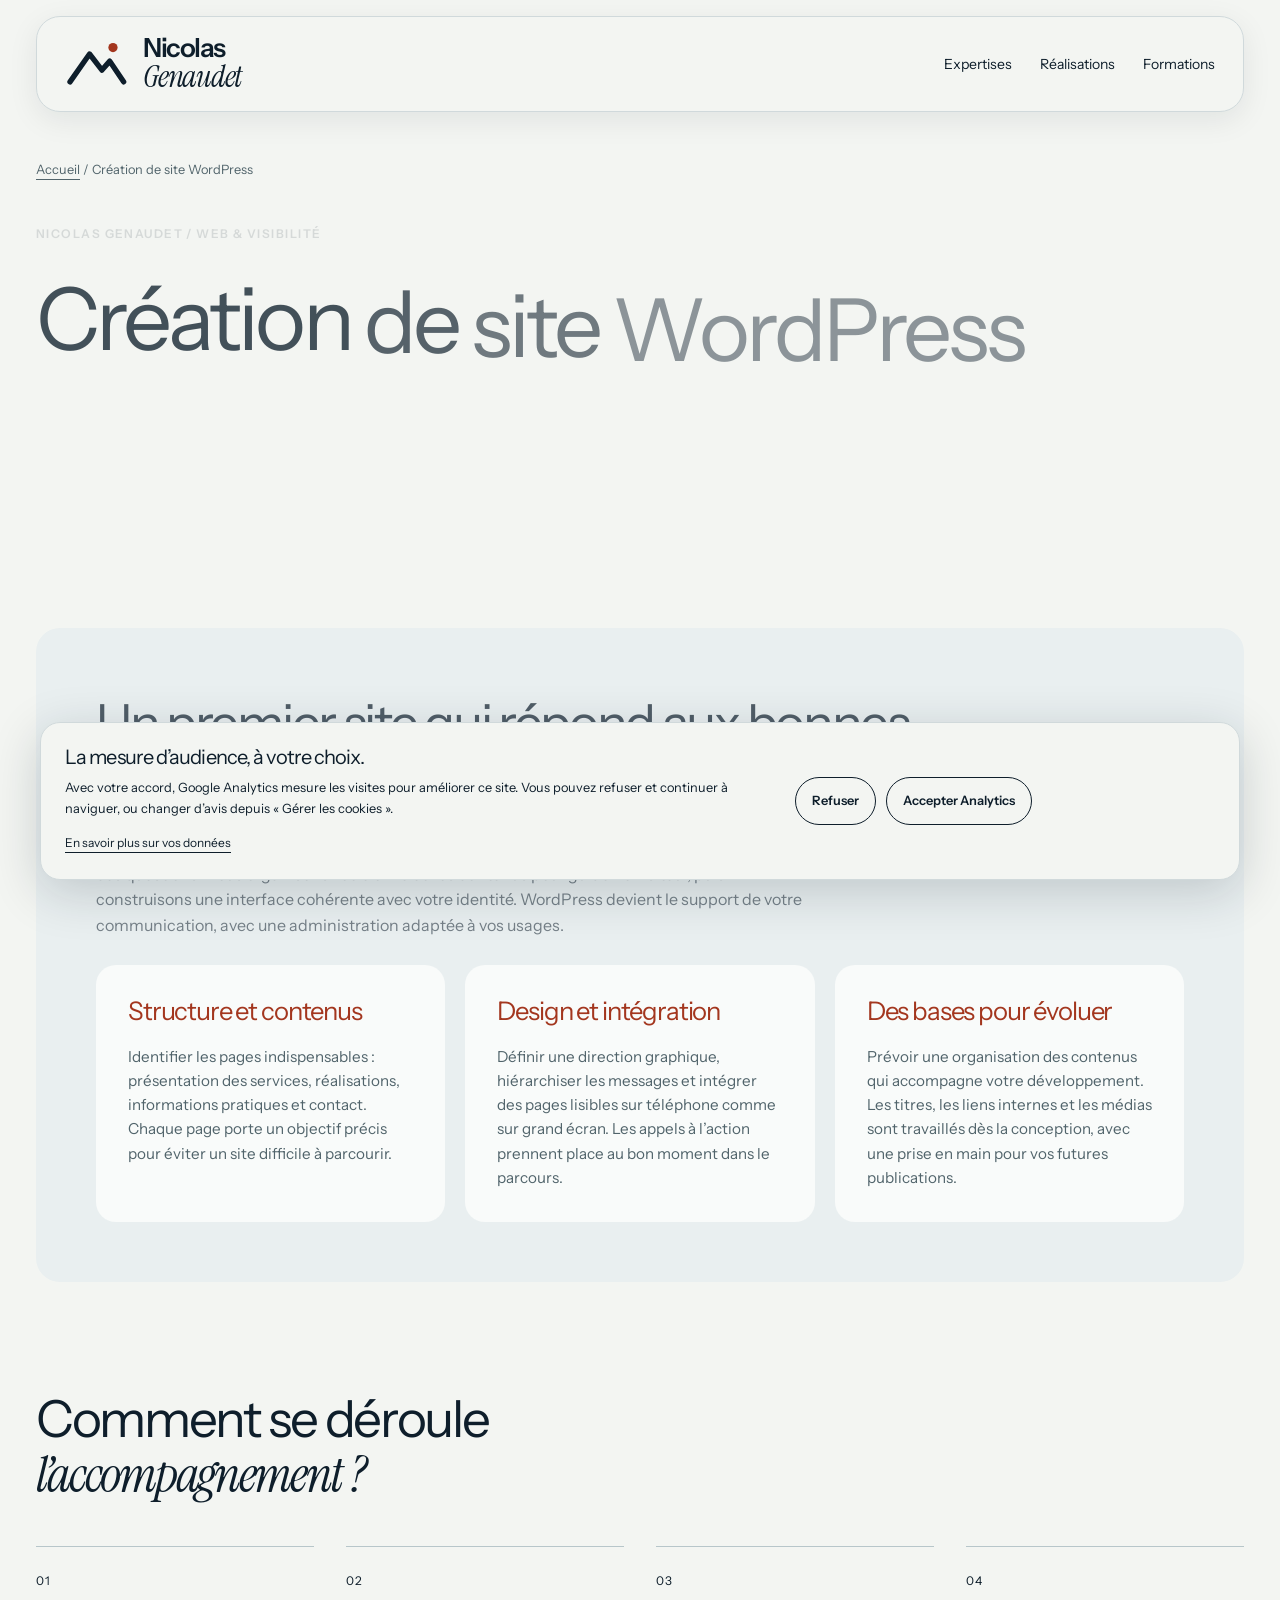
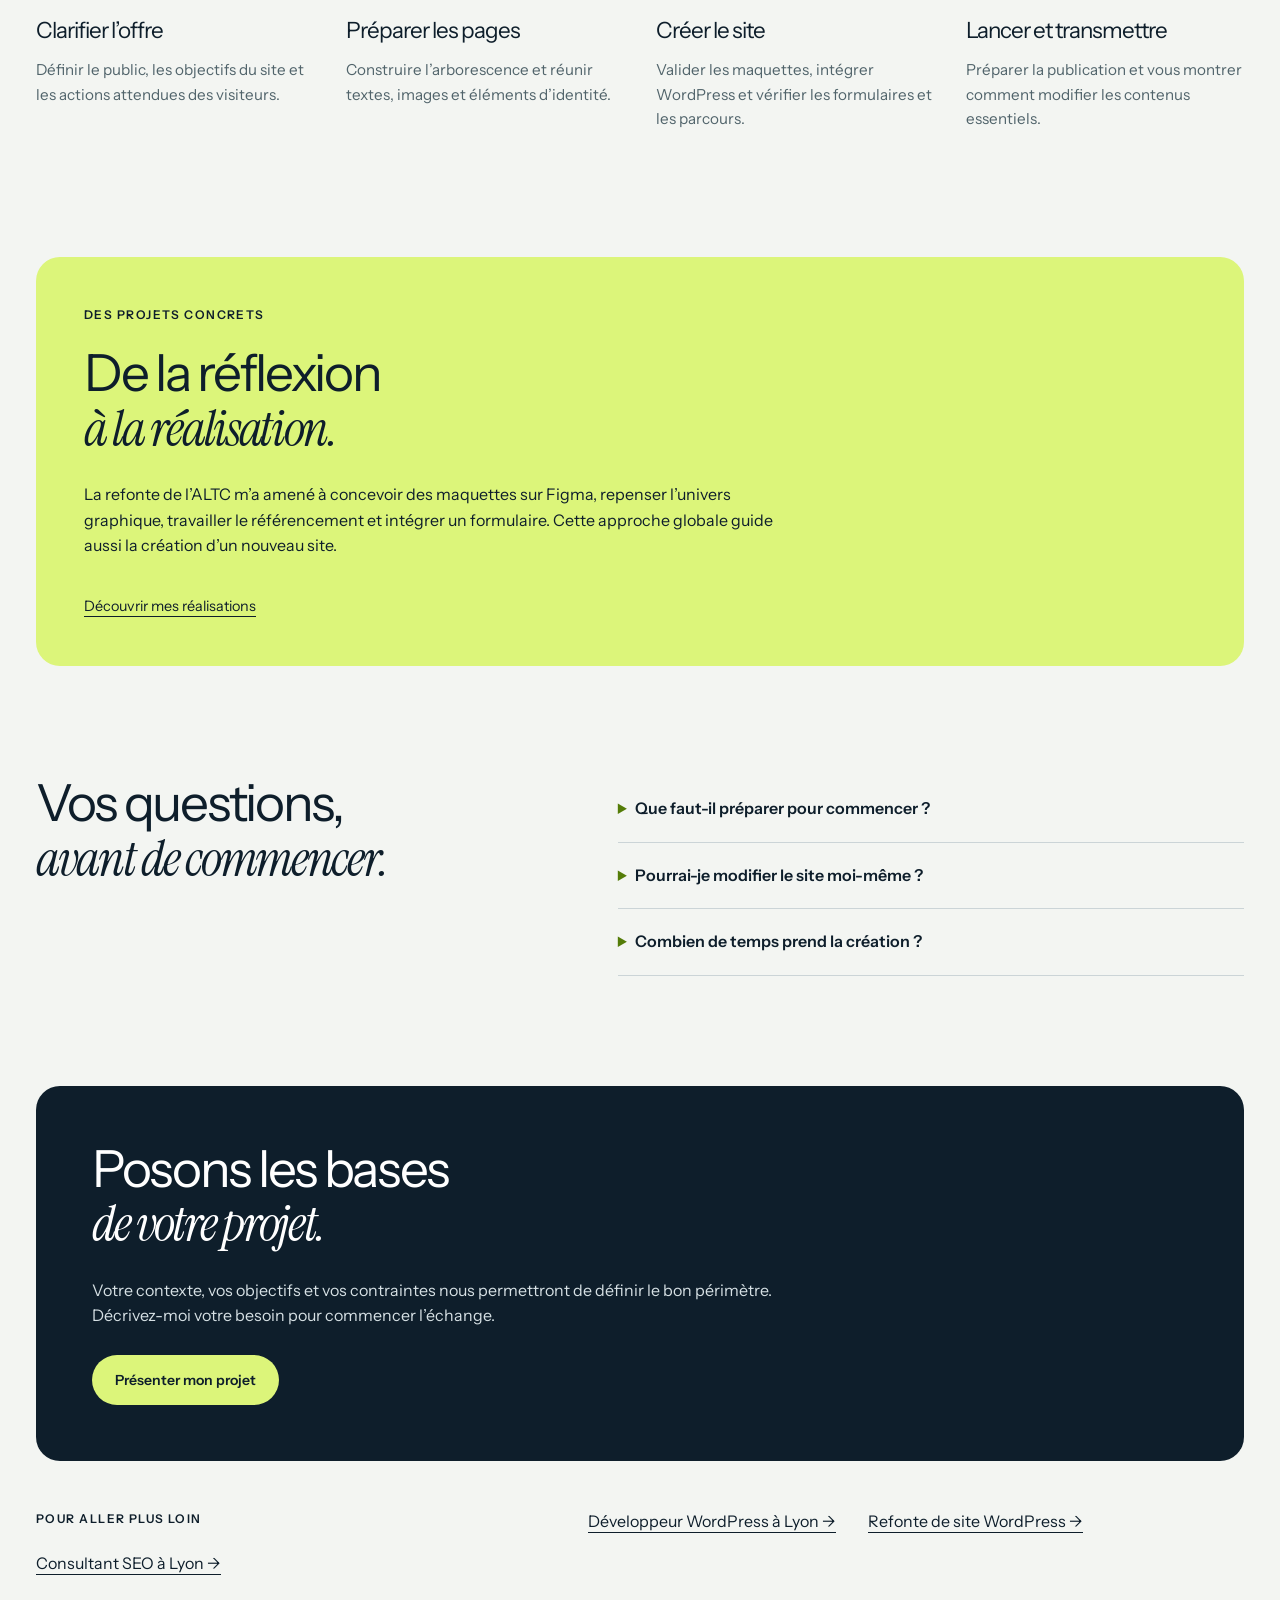
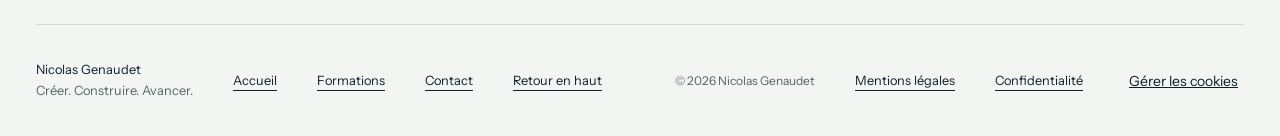
<file: creation-site-wordpress/index.html>
<!doctype html>
<html lang="fr">
<head>
  <meta charset="utf-8">
  
  <meta name="viewport" content="width=device-width,initial-scale=1">
  <title>Création de site WordPress — Nicolas Genaudet</title>
  <meta name="description" content="Créez un site WordPress clair et adapté à votre activité : structure, design, développement et prise en main. Découvrez l’accompagnement de Nicolas Genaudet.">
  <link rel="icon" href="../assets/favicon.svg?v=crete" type="image/svg+xml">
  <link rel="stylesheet" href="../styles.css?v=legal-1">
  <script src="../config.js" defer></script>
  <script src="../scripts/gsap.min.js" defer></script>
        <script src="../scripts/ScrollTrigger.min.js" defer></script>
        <script src="../scripts/SplitText.min.js" defer></script>
        <script src="../app.js?v=legal-1" defer></script>
        
        
        
        
        
        
        
        
        
        
        
        
        
        
        
        
    <script src="../scripts/site-animations.js?v=2" defer></script>
    <link rel="canonical" href="https://nicolas-genaudet.fr/creation-site-wordpress/"><meta name="robots" content="index,follow,max-image-preview:large"><meta name="author" content="Nicolas Genaudet"><meta name="theme-color" content="#0E1E2B"><meta property="og:type" content="website"><meta property="og:locale" content="fr_FR"><meta property="og:site_name" content="Nicolas Genaudet"><meta property="og:title" content="Création de site WordPress — Nicolas Genaudet"><meta property="og:description" content="Créez un site WordPress clair et adapté à votre activité : structure, design, développement et prise en main. Découvrez l’accompagnement de Nicolas Genaudet."><meta property="og:url" content="https://nicolas-genaudet.fr/creation-site-wordpress/"><meta property="og:image" content="https://nicolas-genaudet.fr/assets/social-preview.png"><meta property="og:image:width" content="1200"><meta property="og:image:height" content="630"><meta property="og:image:type" content="image/png"><meta property="og:image:alt" content="Nicolas Genaudet — Web, design et transmission."><meta name="twitter:card" content="summary_large_image"><meta name="twitter:title" content="Création de site WordPress — Nicolas Genaudet"><meta name="twitter:description" content="Créez un site WordPress clair et adapté à votre activité : structure, design, développement et prise en main. Découvrez l’accompagnement de Nicolas Genaudet."><meta name="twitter:image" content="https://nicolas-genaudet.fr/assets/social-preview.png"><meta name="twitter:image:alt" content="Nicolas Genaudet — Web, design et transmission."><script type="application/ld+json">{"@context":"https://schema.org","@graph":[{"@type":"Person","@id":"https://nicolas-genaudet.fr/#person","name":"Nicolas Genaudet","url":"https://nicolas-genaudet.fr/","jobTitle":"Développeur WordPress freelance, designer UX/UI, consultant SEO et formateur","sameAs":["https://www.linkedin.com/in/nicolas-genaudet/","https://formateur-wordpress-lyon.fr/"],"knowsAbout":["WordPress","UX/UI","SEO","Formation","Référentiels DWWM, CDA et CDUI"]},{"@type":"WebSite","@id":"https://nicolas-genaudet.fr/#website","url":"https://nicolas-genaudet.fr/","name":"Nicolas Genaudet","inLanguage":"fr-FR","publisher":{"@id":"https://nicolas-genaudet.fr/#person"}},{"@type":"WebPage","@id":"https://nicolas-genaudet.fr/creation-site-wordpress/#webpage","url":"https://nicolas-genaudet.fr/creation-site-wordpress/","name":"Création de site WordPress — Nicolas Genaudet","description":"Créez un site WordPress clair et adapté à votre activité : structure, design, développement et prise en main. Découvrez l’accompagnement de Nicolas Genaudet.","inLanguage":"fr-FR","isPartOf":{"@id":"https://nicolas-genaudet.fr/#website"},"about":{"@id":"https://nicolas-genaudet.fr/#person"}},{"@type":"BreadcrumbList","@id":"https://nicolas-genaudet.fr/creation-site-wordpress/#breadcrumb","itemListElement":[{"@type":"ListItem","position":1,"name":"Accueil","item":"https://nicolas-genaudet.fr/"},{"@type":"ListItem","position":2,"name":"Création de site WordPress","item":"https://nicolas-genaudet.fr/creation-site-wordpress/"}]}]}</script></head>
<body>
  <a class="skip" href="#main">Aller au contenu</a>
  <header class="header wrap">
            <a class="brand" href="../" aria-label="Nicolas Genaudet, accueil"><img class="brand-crest" src="../assets/crest.svg" alt="" width="64" height="50"><span class="brand-wordmark"><span>Nicolas</span><em>Genaudet</em></span></a><button class="menu-toggle" aria-expanded="false" aria-controls="navigation" hidden>Menu</button>
            <nav id="navigation" aria-label="Navigation principale">
                <a href="../#expertises">Expertises</a><a href="../#realisations">Réalisations</a><a href="../formations.html">Formations</a>
            </nav>
            <a class="button dark header-cta" href="../#contact">Parlons de votre projet</a>
        </header>
  <main id="main">
    <section class="wrap service-hero">
      <nav class="service-breadcrumb" aria-label="Fil d’Ariane"><a href="../">Accueil</a><span aria-hidden="true"> / </span><span aria-current="page">Création de site WordPress</span></nav>
      <p class="eyebrow">Nicolas Genaudet / Web & visibilité</p>
      <h1>Création de site WordPress</h1>
      <p class="service-lead">Vous lancez votre activité ou vous avez besoin d’un premier site professionnel ? Je vous accompagne de la définition des pages à la mise en ligne d’un WordPress que vous pouvez faire vivre.</p>
      <a class="button dark" href="../#contact">Parlons de votre projet</a>
    </section>
    <section class="wrap panel service-overview">
      <h2>Un premier site qui répond aux bonnes questions.</h2>
      <p>Que proposez-vous, à qui, et pourquoi vous contacter ? La création de votre site commence par ces questions. Nous organisons votre offre et vos contenus pour guider le visiteur, puis construisons une interface cohérente avec votre identité. WordPress devient le support de votre communication, avec une administration adaptée à vos usages.</p>
      <div class="service-grid"><article class="expertise"><h3>Structure et contenus</h3><p>Identifier les pages indispensables : présentation des services, réalisations, informations pratiques et contact. Chaque page porte un objectif précis pour éviter un site difficile à parcourir.</p></article>
<article class="expertise"><h3>Design et intégration</h3><p>Définir une direction graphique, hiérarchiser les messages et intégrer des pages lisibles sur téléphone comme sur grand écran. Les appels à l’action prennent place au bon moment dans le parcours.</p></article>
<article class="expertise"><h3>Des bases pour évoluer</h3><p>Prévoir une organisation des contenus qui accompagne votre développement. Les titres, les liens internes et les médias sont travaillés dès la conception, avec une prise en main pour vos futures publications.</p></article></div>
    </section>
    <section class="wrap section">
      <div class="section-head"><h2>Comment se déroule<br><em>l’accompagnement ?</em></h2></div>
      <ol class="steps"><li><span>01</span><h3>Clarifier l’offre</h3><p>Définir le public, les objectifs du site et les actions attendues des visiteurs.</p></li>
<li><span>02</span><h3>Préparer les pages</h3><p>Construire l’arborescence et réunir textes, images et éléments d’identité.</p></li>
<li><span>03</span><h3>Créer le site</h3><p>Valider les maquettes, intégrer WordPress et vérifier les formulaires et les parcours.</p></li>
<li><span>04</span><h3>Lancer et transmettre</h3><p>Préparer la publication et vous montrer comment modifier les contenus essentiels.</p></li></ol>
    </section>
    <section class="wrap service-proof">
      <p class="eyebrow">Des projets concrets</p>
      <h2>De la réflexion<br><em>à la réalisation.</em></h2>
      <p>La refonte de l’ALTC m’a amené à concevoir des maquettes sur Figma, repenser l’univers graphique, travailler le référencement et intégrer un formulaire. Cette approche globale guide aussi la création d’un nouveau site.</p>
      <a class="text-link" href="../#realisations">Découvrir mes réalisations</a>
    </section>
    <section class="wrap section service-faq">
      <h2>Vos questions,<br><em>avant de commencer.</em></h2>
      <div><details><summary>Que faut-il préparer pour commencer ?</summary><p>Votre offre, les publics visés, quelques exemples de projets, vos textes et vos visuels s’ils existent. Nous identifions ensemble les contenus manquants et leur rôle dans le futur site.</p></details>
<details><summary>Pourrai-je modifier le site moi-même ?</summary><p>La prise en main vise à vous rendre autonome sur les contenus prévus : textes, images et publications. Les modifications de structure ou les nouvelles fonctionnalités peuvent nécessiter une intervention complémentaire.</p></details>
<details><summary>Combien de temps prend la création ?</summary><p>Le calendrier dépend du nombre de pages, des fonctionnalités et de la disponibilité des contenus. Nous fixons les étapes et les moments de validation une fois le périmètre défini.</p></details></div>
    </section>
    <section class="wrap service-contact">
      <h2>Posons les bases<br><em>de votre projet.</em></h2>
      <p>Votre contexte, vos objectifs et vos contraintes nous permettront de définir le bon périmètre. Décrivez-moi votre besoin pour commencer l’échange.</p>
      <a class="button lime" href="../#contact">Présenter mon projet</a>
    </section>
    <nav class="wrap service-related" aria-label="Services complémentaires"><p class="eyebrow">Pour aller plus loin</p><a href="../developpeur-wordpress-lyon/">Développeur WordPress à Lyon →</a>
<a href="../refonte-site-wordpress/">Refonte de site WordPress →</a>
<a href="../consultant-seo-lyon/">Consultant SEO à Lyon →</a></nav>
  </main>
  <footer class="wrap footer"><p>Nicolas Genaudet<br><span>Créer. Construire. Avancer.</span></p><a href="../">Accueil</a><a href="../formations.html">Formations</a><a href="../#contact">Contact</a><a href="#main">Retour en haut</a><small>© <span data-year>2026</span> Nicolas Genaudet</small><a href="../mentions-legales.html">Mentions légales</a><a href="../confidentialite.html">Confidentialité</a><button class="cookie-settings" data-cookie-settings>Gérer les cookies</button></footer>
<aside id="cookie-banner" class="cookie-banner" role="region" aria-label="Préférences de mesure d’audience" hidden><div><h2>La mesure d’audience, à votre choix.</h2><p>Avec votre accord, Google Analytics mesure les visites pour améliorer ce site. Vous pouvez refuser et continuer à naviguer, ou changer d’avis depuis « Gérer les cookies ».</p><a href="../confidentialite.html">En savoir plus sur vos données</a></div><div class="cookie-actions"><button data-reject>Refuser</button><button data-accept>Accepter Analytics</button></div></aside><script src="../consent.js?v=legal-1" defer></script></body>
</html>
</file>
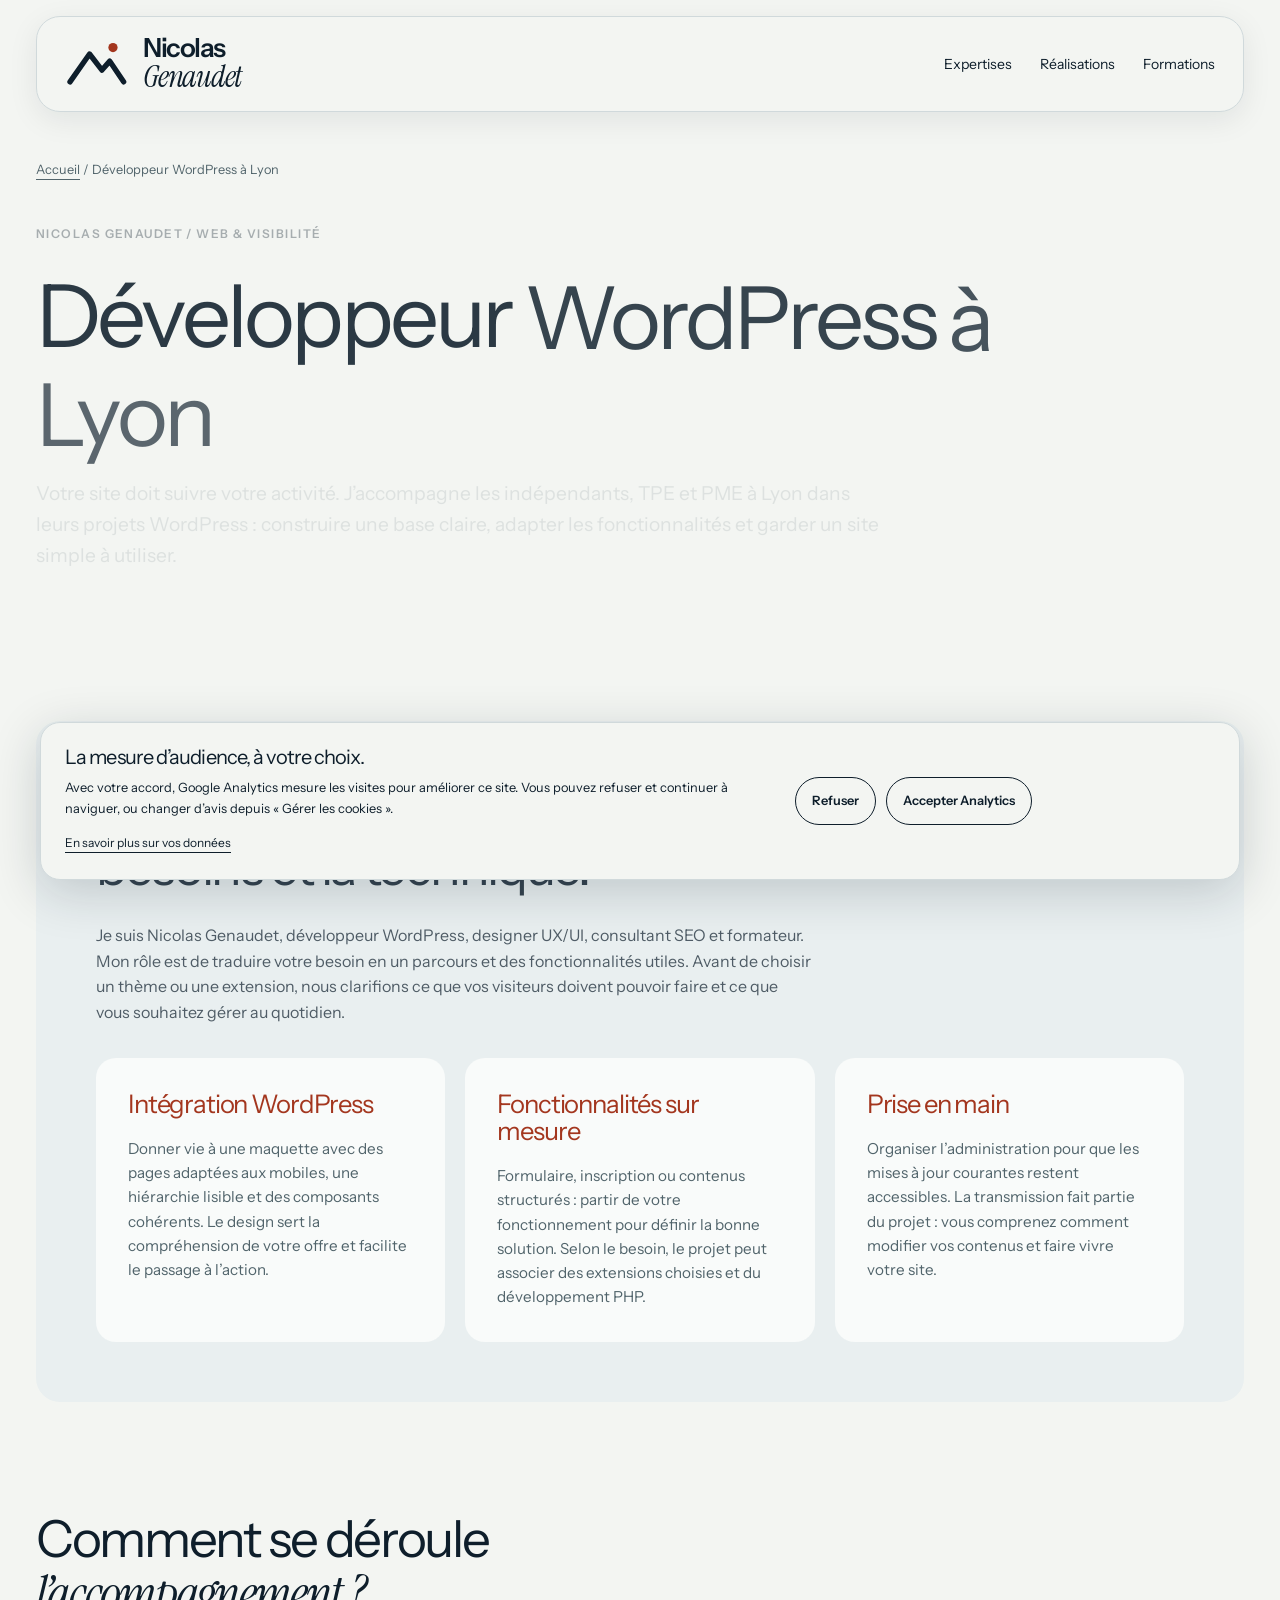
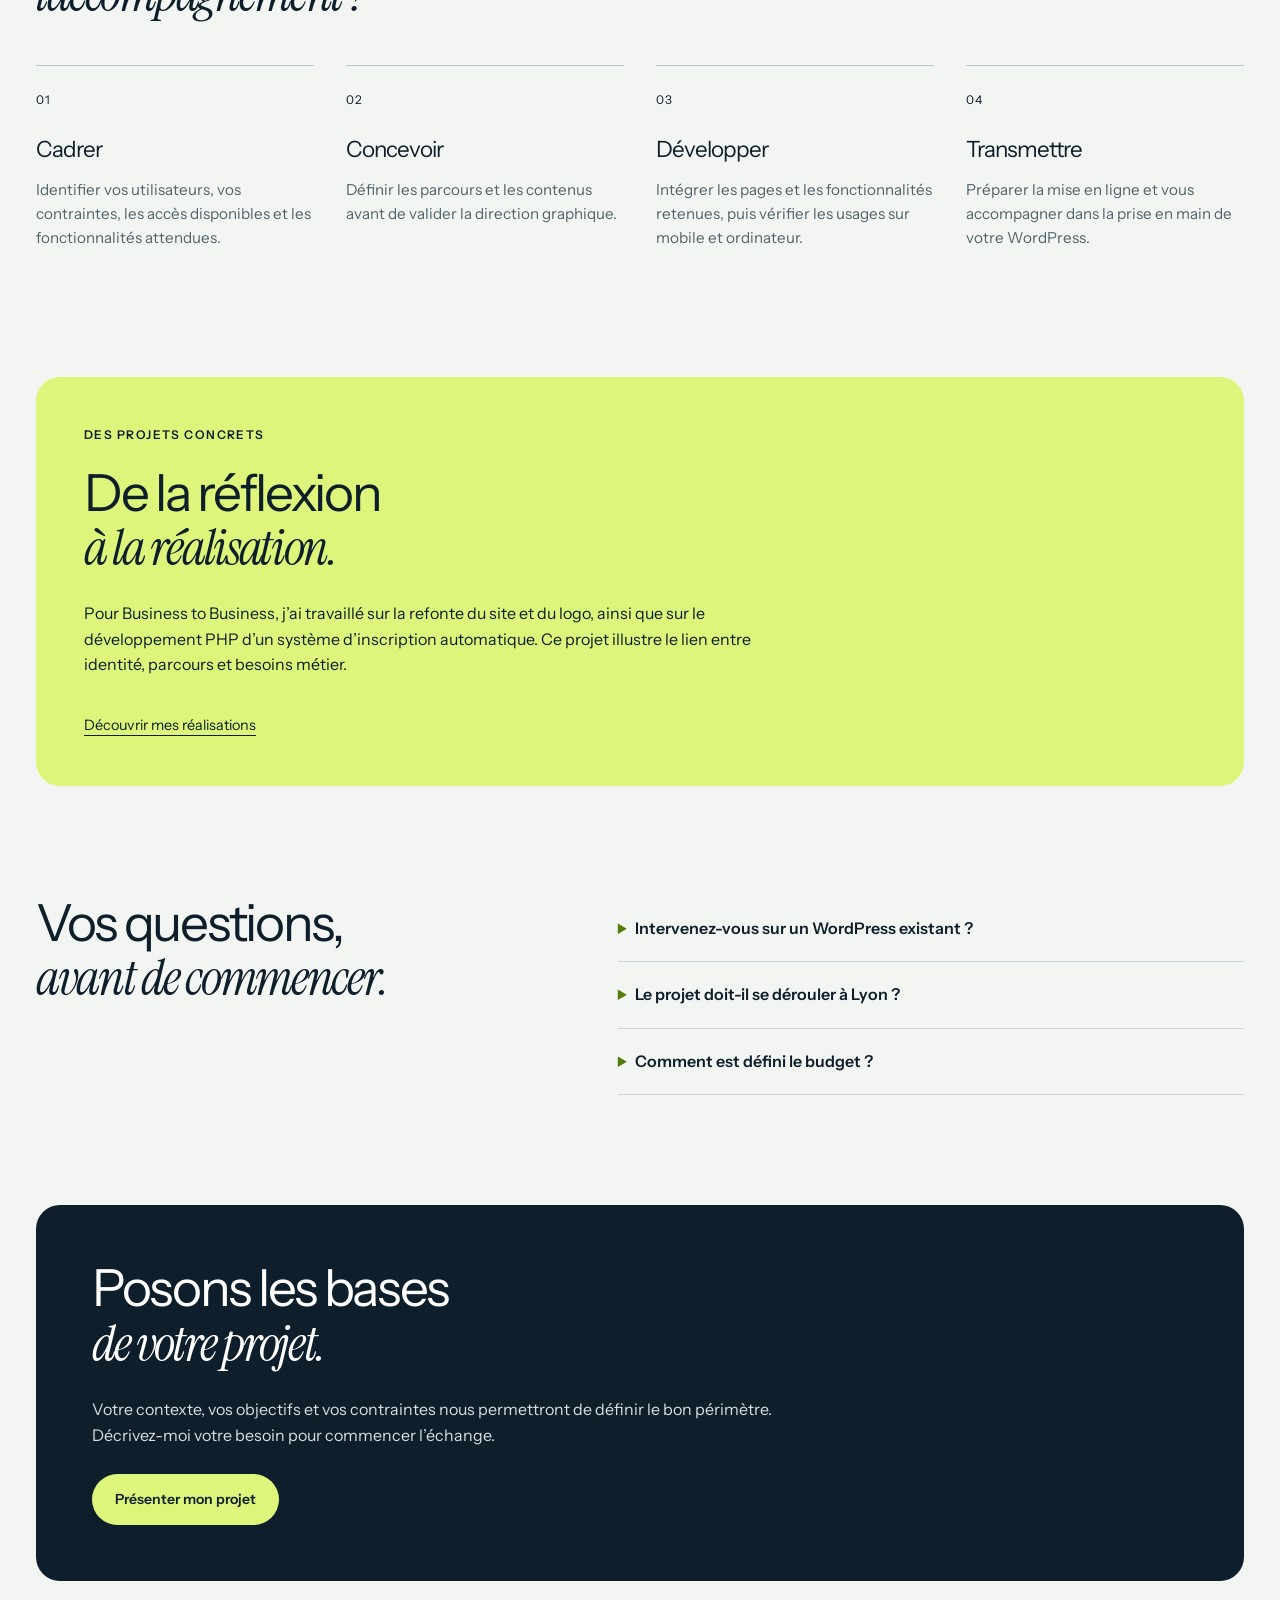
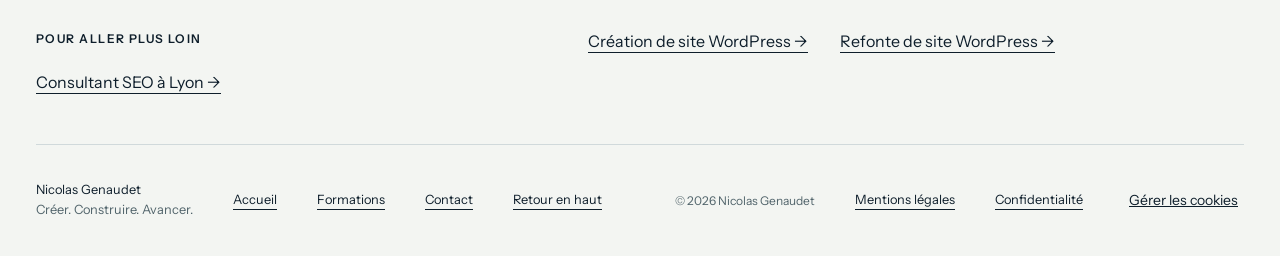
<file: developpeur-wordpress-lyon/index.html>
<!doctype html>
<html lang="fr">
<head>
  <meta charset="utf-8">
  
  <meta name="viewport" content="width=device-width,initial-scale=1">
  <title>Développeur WordPress à Lyon — Nicolas Genaudet</title>
  <meta name="description" content="Développement WordPress pour les indépendants, TPE et PME à Lyon : fonctionnalités sur mesure, intégration et prise en main avec Nicolas Genaudet.">
  <link rel="icon" href="../assets/favicon.svg?v=crete" type="image/svg+xml">
  <link rel="stylesheet" href="../styles.css?v=legal-1">
  <script src="../config.js" defer></script>
  <script src="../scripts/gsap.min.js" defer></script>
        <script src="../scripts/ScrollTrigger.min.js" defer></script>
        <script src="../scripts/SplitText.min.js" defer></script>
        <script src="../app.js?v=legal-1" defer></script>
        
        
        
        
        
        
        
        
        
        
        
        
        
        
        
        
    <script src="../scripts/site-animations.js?v=2" defer></script>
    <link rel="canonical" href="https://nicolas-genaudet.fr/developpeur-wordpress-lyon/"><meta name="robots" content="index,follow,max-image-preview:large"><meta name="author" content="Nicolas Genaudet"><meta name="theme-color" content="#0E1E2B"><meta property="og:type" content="website"><meta property="og:locale" content="fr_FR"><meta property="og:site_name" content="Nicolas Genaudet"><meta property="og:title" content="Développeur WordPress à Lyon — Nicolas Genaudet"><meta property="og:description" content="Développement WordPress pour les indépendants, TPE et PME à Lyon : fonctionnalités sur mesure, intégration et prise en main avec Nicolas Genaudet."><meta property="og:url" content="https://nicolas-genaudet.fr/developpeur-wordpress-lyon/"><meta property="og:image" content="https://nicolas-genaudet.fr/assets/social-preview.png"><meta property="og:image:width" content="1200"><meta property="og:image:height" content="630"><meta property="og:image:type" content="image/png"><meta property="og:image:alt" content="Nicolas Genaudet — Web, design et transmission."><meta name="twitter:card" content="summary_large_image"><meta name="twitter:title" content="Développeur WordPress à Lyon — Nicolas Genaudet"><meta name="twitter:description" content="Développement WordPress pour les indépendants, TPE et PME à Lyon : fonctionnalités sur mesure, intégration et prise en main avec Nicolas Genaudet."><meta name="twitter:image" content="https://nicolas-genaudet.fr/assets/social-preview.png"><meta name="twitter:image:alt" content="Nicolas Genaudet — Web, design et transmission."><script type="application/ld+json">{"@context":"https://schema.org","@graph":[{"@type":"Person","@id":"https://nicolas-genaudet.fr/#person","name":"Nicolas Genaudet","url":"https://nicolas-genaudet.fr/","jobTitle":"Développeur WordPress freelance, designer UX/UI, consultant SEO et formateur","sameAs":["https://www.linkedin.com/in/nicolas-genaudet/","https://formateur-wordpress-lyon.fr/"],"knowsAbout":["WordPress","UX/UI","SEO","Formation","Référentiels DWWM, CDA et CDUI"]},{"@type":"WebSite","@id":"https://nicolas-genaudet.fr/#website","url":"https://nicolas-genaudet.fr/","name":"Nicolas Genaudet","inLanguage":"fr-FR","publisher":{"@id":"https://nicolas-genaudet.fr/#person"}},{"@type":"WebPage","@id":"https://nicolas-genaudet.fr/developpeur-wordpress-lyon/#webpage","url":"https://nicolas-genaudet.fr/developpeur-wordpress-lyon/","name":"Développeur WordPress à Lyon — Nicolas Genaudet","description":"Développement WordPress pour les indépendants, TPE et PME à Lyon : fonctionnalités sur mesure, intégration et prise en main avec Nicolas Genaudet.","inLanguage":"fr-FR","isPartOf":{"@id":"https://nicolas-genaudet.fr/#website"},"about":{"@id":"https://nicolas-genaudet.fr/#person"}},{"@type":"BreadcrumbList","@id":"https://nicolas-genaudet.fr/developpeur-wordpress-lyon/#breadcrumb","itemListElement":[{"@type":"ListItem","position":1,"name":"Accueil","item":"https://nicolas-genaudet.fr/"},{"@type":"ListItem","position":2,"name":"Développeur WordPress à Lyon","item":"https://nicolas-genaudet.fr/developpeur-wordpress-lyon/"}]}]}</script></head>
<body>
  <a class="skip" href="#main">Aller au contenu</a>
  <header class="header wrap">
            <a class="brand" href="../" aria-label="Nicolas Genaudet, accueil"><img class="brand-crest" src="../assets/crest.svg" alt="" width="64" height="50"><span class="brand-wordmark"><span>Nicolas</span><em>Genaudet</em></span></a><button class="menu-toggle" aria-expanded="false" aria-controls="navigation" hidden>Menu</button>
            <nav id="navigation" aria-label="Navigation principale">
                <a href="../#expertises">Expertises</a><a href="../#realisations">Réalisations</a><a href="../formations.html">Formations</a>
            </nav>
            <a class="button dark header-cta" href="../#contact">Parlons de votre projet</a>
        </header>
  <main id="main">
    <section class="wrap service-hero">
      <nav class="service-breadcrumb" aria-label="Fil d’Ariane"><a href="../">Accueil</a><span aria-hidden="true"> / </span><span aria-current="page">Développeur WordPress à Lyon</span></nav>
      <p class="eyebrow">Nicolas Genaudet / Web & visibilité</p>
      <h1>Développeur WordPress à Lyon</h1>
      <p class="service-lead">Votre site doit suivre votre activité. J’accompagne les indépendants, TPE et PME à Lyon dans leurs projets WordPress : construire une base claire, adapter les fonctionnalités et garder un site simple à utiliser.</p>
      <a class="button dark" href="../#contact">Parlons de votre projet</a>
    </section>
    <section class="wrap panel service-overview">
      <h2>Un interlocuteur pour relier vos besoins et la technique.</h2>
      <p>Je suis Nicolas Genaudet, développeur WordPress, designer UX/UI, consultant SEO et formateur. Mon rôle est de traduire votre besoin en un parcours et des fonctionnalités utiles. Avant de choisir un thème ou une extension, nous clarifions ce que vos visiteurs doivent pouvoir faire et ce que vous souhaitez gérer au quotidien.</p>
      <div class="service-grid"><article class="expertise"><h3>Intégration WordPress</h3><p>Donner vie à une maquette avec des pages adaptées aux mobiles, une hiérarchie lisible et des composants cohérents. Le design sert la compréhension de votre offre et facilite le passage à l’action.</p></article>
<article class="expertise"><h3>Fonctionnalités sur mesure</h3><p>Formulaire, inscription ou contenus structurés : partir de votre fonctionnement pour définir la bonne solution. Selon le besoin, le projet peut associer des extensions choisies et du développement PHP.</p></article>
<article class="expertise"><h3>Prise en main</h3><p>Organiser l’administration pour que les mises à jour courantes restent accessibles. La transmission fait partie du projet : vous comprenez comment modifier vos contenus et faire vivre votre site.</p></article></div>
    </section>
    <section class="wrap section">
      <div class="section-head"><h2>Comment se déroule<br><em>l’accompagnement ?</em></h2></div>
      <ol class="steps"><li><span>01</span><h3>Cadrer</h3><p>Identifier vos utilisateurs, vos contraintes, les accès disponibles et les fonctionnalités attendues.</p></li>
<li><span>02</span><h3>Concevoir</h3><p>Définir les parcours et les contenus avant de valider la direction graphique.</p></li>
<li><span>03</span><h3>Développer</h3><p>Intégrer les pages et les fonctionnalités retenues, puis vérifier les usages sur mobile et ordinateur.</p></li>
<li><span>04</span><h3>Transmettre</h3><p>Préparer la mise en ligne et vous accompagner dans la prise en main de votre WordPress.</p></li></ol>
    </section>
    <section class="wrap service-proof">
      <p class="eyebrow">Des projets concrets</p>
      <h2>De la réflexion<br><em>à la réalisation.</em></h2>
      <p>Pour Business to Business, j’ai travaillé sur la refonte du site et du logo, ainsi que sur le développement PHP d’un système d’inscription automatique. Ce projet illustre le lien entre identité, parcours et besoins métier.</p>
      <a class="text-link" href="../#realisations">Découvrir mes réalisations</a>
    </section>
    <section class="wrap section service-faq">
      <h2>Vos questions,<br><em>avant de commencer.</em></h2>
      <div><details><summary>Intervenez-vous sur un WordPress existant ?</summary><p>Oui. Nous commençons par regarder la structure, le thème, les extensions et les accès disponibles. Ce diagnostic permet de déterminer si une évolution ciblée suffit ou si une refonte est plus pertinente.</p></details>
<details><summary>Le projet doit-il se dérouler à Lyon ?</summary><p>Cette offre s’adresse notamment aux entreprises lyonnaises. Les échanges, la validation des maquettes et la prise en main peuvent aussi se faire à distance. Nous définissons les modalités au démarrage.</p></details>
<details><summary>Comment est défini le budget ?</summary><p>Le périmètre guide le devis : nombre de modèles de pages, contenus, fonctionnalités, intégrations et accompagnement. Un premier échange permet de préciser ces éléments avant de chiffrer.</p></details></div>
    </section>
    <section class="wrap service-contact">
      <h2>Posons les bases<br><em>de votre projet.</em></h2>
      <p>Votre contexte, vos objectifs et vos contraintes nous permettront de définir le bon périmètre. Décrivez-moi votre besoin pour commencer l’échange.</p>
      <a class="button lime" href="../#contact">Présenter mon projet</a>
    </section>
    <nav class="wrap service-related" aria-label="Services complémentaires"><p class="eyebrow">Pour aller plus loin</p><a href="../creation-site-wordpress/">Création de site WordPress →</a>
<a href="../refonte-site-wordpress/">Refonte de site WordPress →</a>
<a href="../consultant-seo-lyon/">Consultant SEO à Lyon →</a></nav>
  </main>
  <footer class="wrap footer"><p>Nicolas Genaudet<br><span>Créer. Construire. Avancer.</span></p><a href="../">Accueil</a><a href="../formations.html">Formations</a><a href="../#contact">Contact</a><a href="#main">Retour en haut</a><small>© <span data-year>2026</span> Nicolas Genaudet</small><a href="../mentions-legales.html">Mentions légales</a><a href="../confidentialite.html">Confidentialité</a><button class="cookie-settings" data-cookie-settings>Gérer les cookies</button></footer>
<aside id="cookie-banner" class="cookie-banner" role="region" aria-label="Préférences de mesure d’audience" hidden><div><h2>La mesure d’audience, à votre choix.</h2><p>Avec votre accord, Google Analytics mesure les visites pour améliorer ce site. Vous pouvez refuser et continuer à naviguer, ou changer d’avis depuis « Gérer les cookies ».</p><a href="../confidentialite.html">En savoir plus sur vos données</a></div><div class="cookie-actions"><button data-reject>Refuser</button><button data-accept>Accepter Analytics</button></div></aside><script src="../consent.js?v=legal-1" defer></script></body>
</html>
</file>
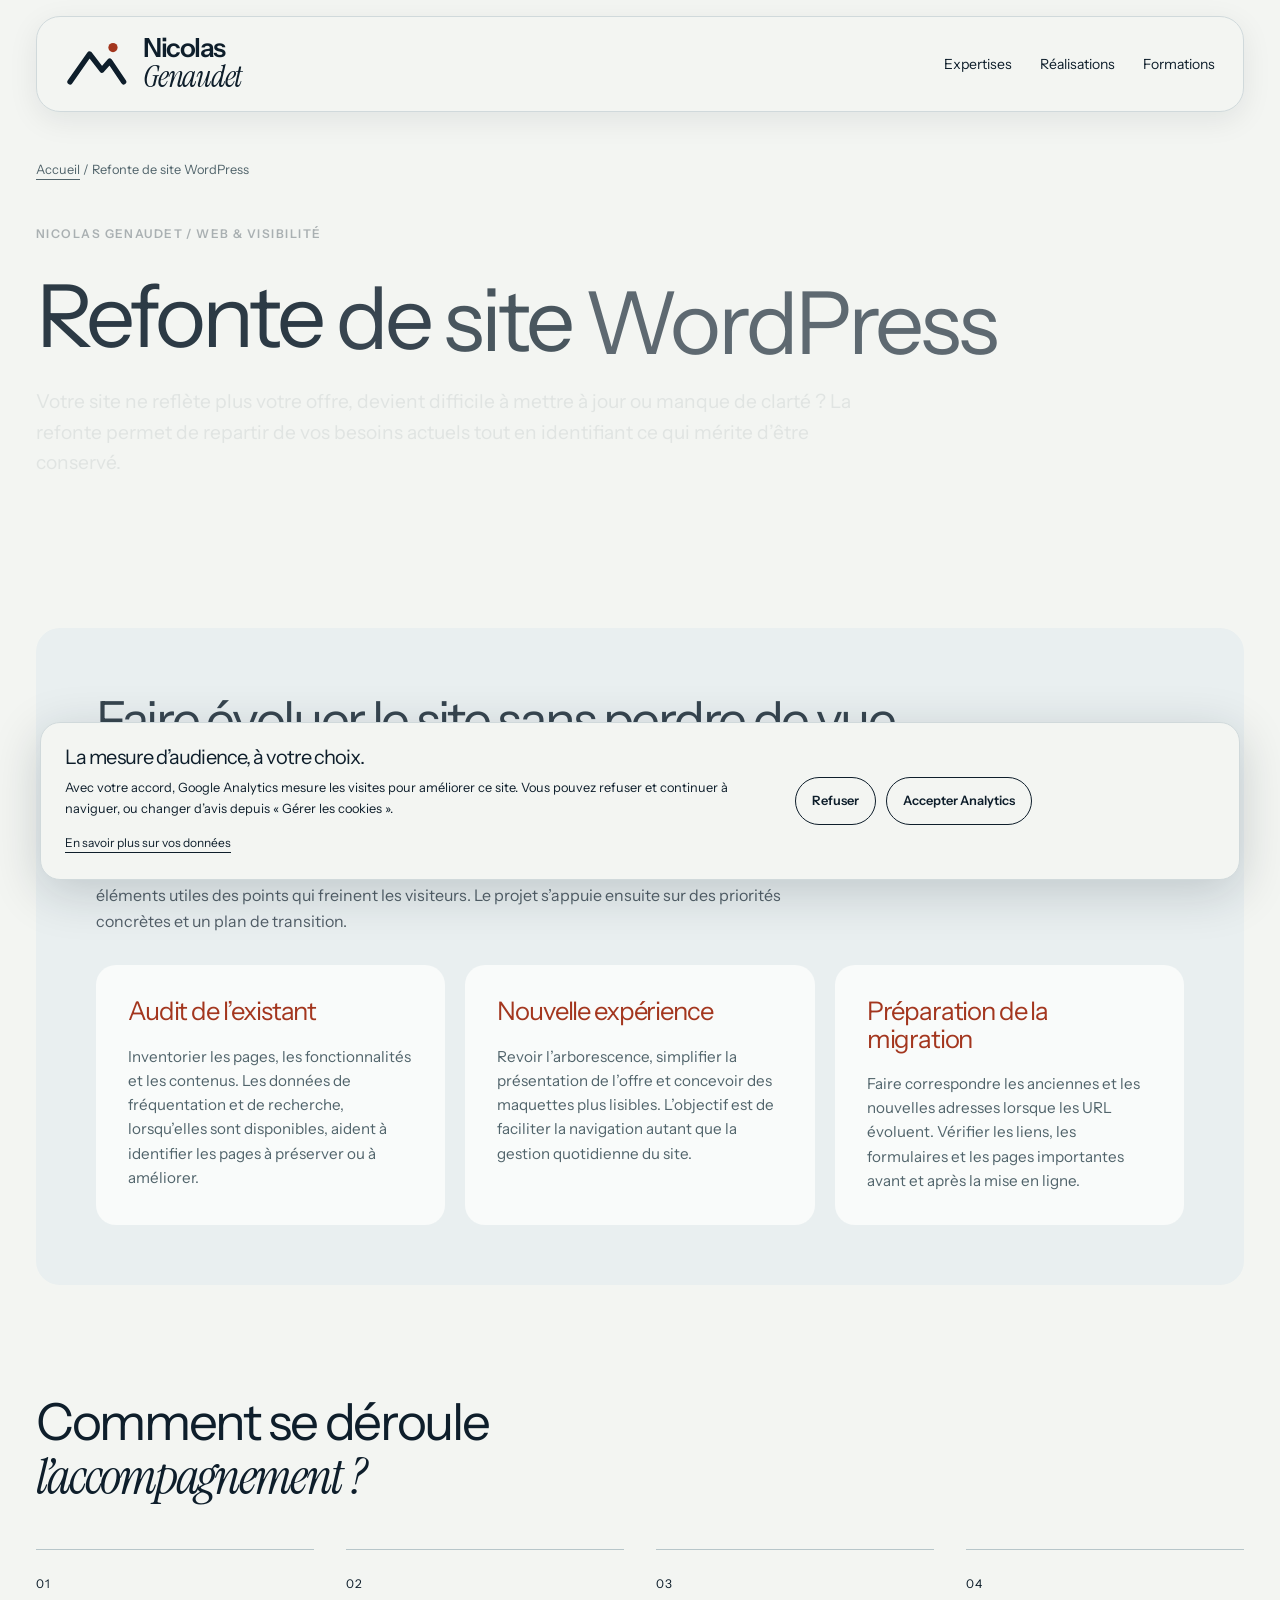
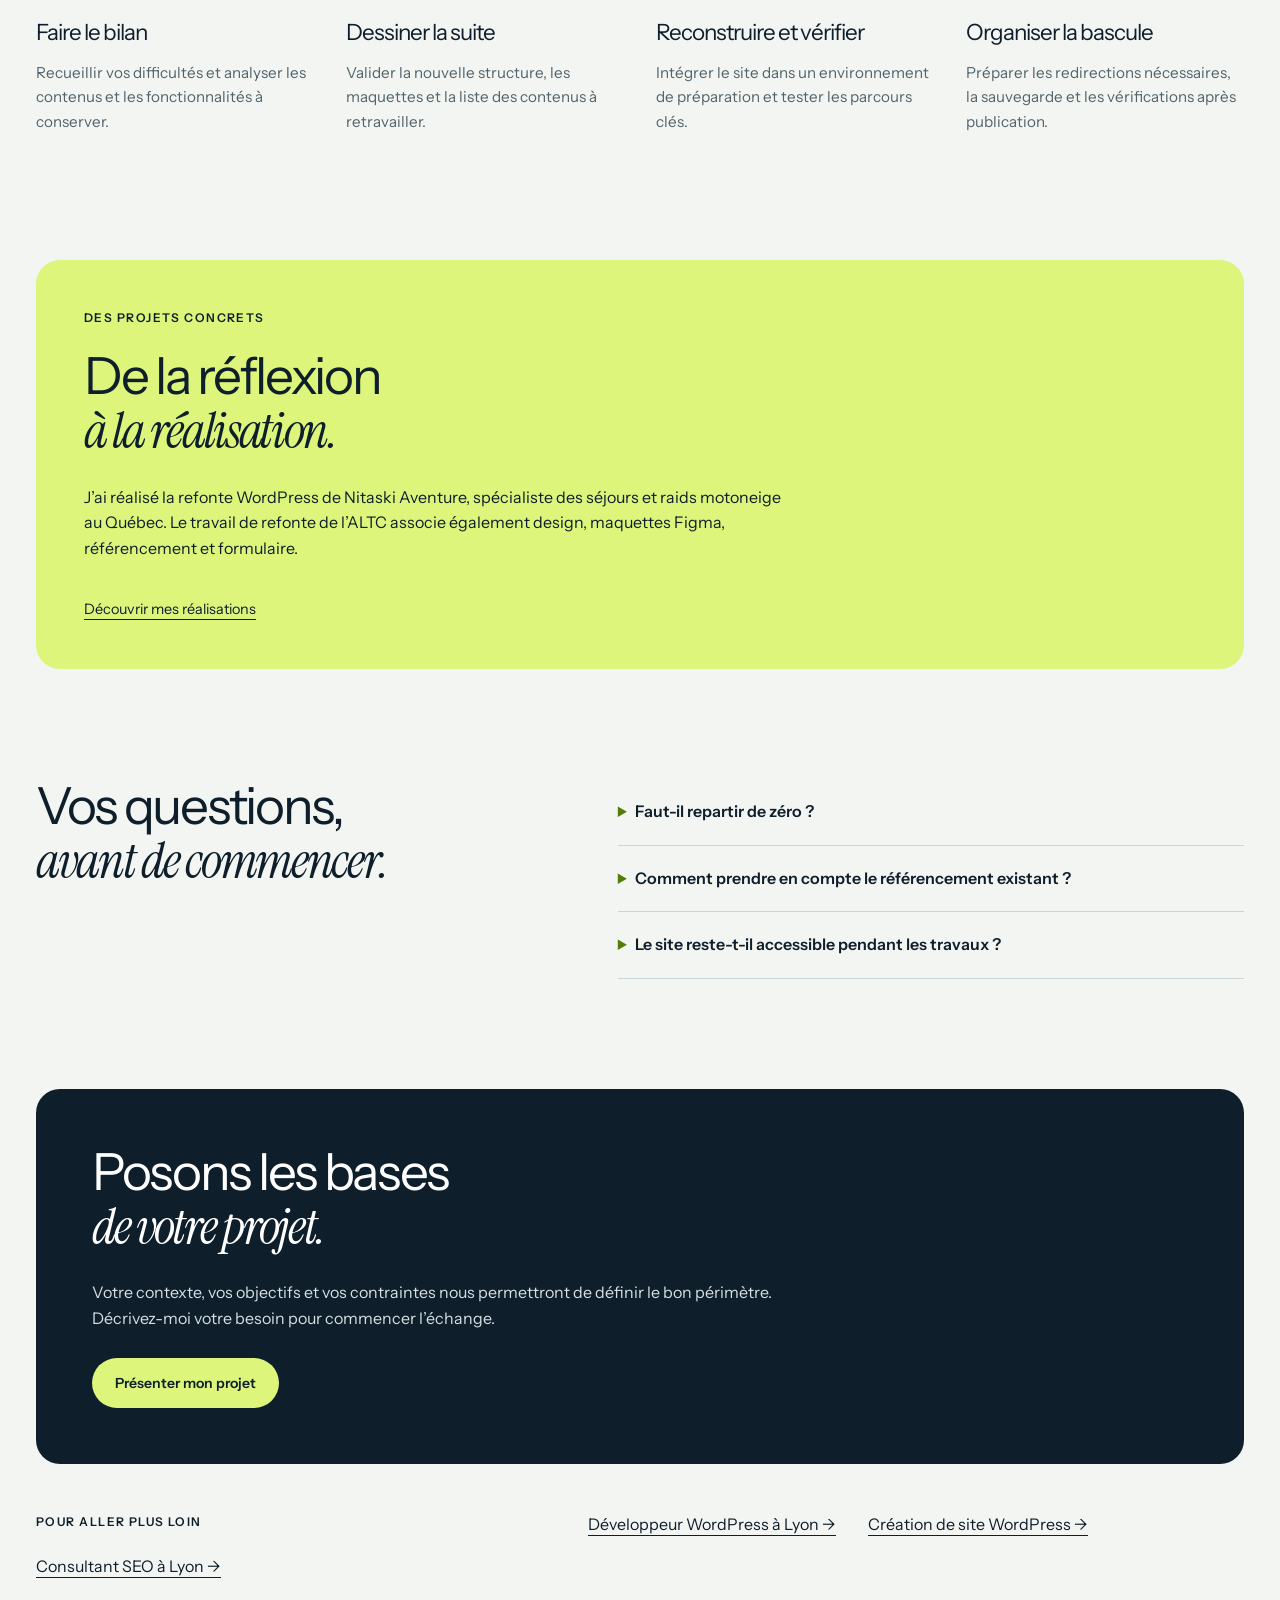
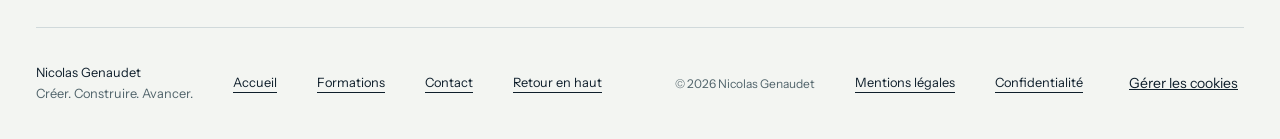
<file: refonte-site-wordpress/index.html>
<!doctype html>
<html lang="fr">
<head>
  <meta charset="utf-8">
  
  <meta name="viewport" content="width=device-width,initial-scale=1">
  <title>Refonte de site WordPress — Nicolas Genaudet</title>
  <meta name="description" content="Faites évoluer votre site WordPress avec Nicolas Genaudet : audit de l’existant, nouveaux parcours, design et préparation de la migration des pages.">
  <link rel="icon" href="../assets/favicon.svg?v=crete" type="image/svg+xml">
  <link rel="stylesheet" href="../styles.css?v=legal-1">
  <script src="../config.js" defer></script>
  <script src="../scripts/gsap.min.js" defer></script>
        <script src="../scripts/ScrollTrigger.min.js" defer></script>
        <script src="../scripts/SplitText.min.js" defer></script>
        <script src="../app.js?v=legal-1" defer></script>
        
        
        
        
        
        
        
        
        
        
        
        
        
        
        
        
    <script src="../scripts/site-animations.js?v=2" defer></script>
    <link rel="canonical" href="https://nicolas-genaudet.fr/refonte-site-wordpress/"><meta name="robots" content="index,follow,max-image-preview:large"><meta name="author" content="Nicolas Genaudet"><meta name="theme-color" content="#0E1E2B"><meta property="og:type" content="website"><meta property="og:locale" content="fr_FR"><meta property="og:site_name" content="Nicolas Genaudet"><meta property="og:title" content="Refonte de site WordPress — Nicolas Genaudet"><meta property="og:description" content="Faites évoluer votre site WordPress avec Nicolas Genaudet : audit de l’existant, nouveaux parcours, design et préparation de la migration des pages."><meta property="og:url" content="https://nicolas-genaudet.fr/refonte-site-wordpress/"><meta property="og:image" content="https://nicolas-genaudet.fr/assets/social-preview.png"><meta property="og:image:width" content="1200"><meta property="og:image:height" content="630"><meta property="og:image:type" content="image/png"><meta property="og:image:alt" content="Nicolas Genaudet — Web, design et transmission."><meta name="twitter:card" content="summary_large_image"><meta name="twitter:title" content="Refonte de site WordPress — Nicolas Genaudet"><meta name="twitter:description" content="Faites évoluer votre site WordPress avec Nicolas Genaudet : audit de l’existant, nouveaux parcours, design et préparation de la migration des pages."><meta name="twitter:image" content="https://nicolas-genaudet.fr/assets/social-preview.png"><meta name="twitter:image:alt" content="Nicolas Genaudet — Web, design et transmission."><script type="application/ld+json">{"@context":"https://schema.org","@graph":[{"@type":"Person","@id":"https://nicolas-genaudet.fr/#person","name":"Nicolas Genaudet","url":"https://nicolas-genaudet.fr/","jobTitle":"Développeur WordPress freelance, designer UX/UI, consultant SEO et formateur","sameAs":["https://www.linkedin.com/in/nicolas-genaudet/","https://formateur-wordpress-lyon.fr/"],"knowsAbout":["WordPress","UX/UI","SEO","Formation","Référentiels DWWM, CDA et CDUI"]},{"@type":"WebSite","@id":"https://nicolas-genaudet.fr/#website","url":"https://nicolas-genaudet.fr/","name":"Nicolas Genaudet","inLanguage":"fr-FR","publisher":{"@id":"https://nicolas-genaudet.fr/#person"}},{"@type":"WebPage","@id":"https://nicolas-genaudet.fr/refonte-site-wordpress/#webpage","url":"https://nicolas-genaudet.fr/refonte-site-wordpress/","name":"Refonte de site WordPress — Nicolas Genaudet","description":"Faites évoluer votre site WordPress avec Nicolas Genaudet : audit de l’existant, nouveaux parcours, design et préparation de la migration des pages.","inLanguage":"fr-FR","isPartOf":{"@id":"https://nicolas-genaudet.fr/#website"},"about":{"@id":"https://nicolas-genaudet.fr/#person"}},{"@type":"BreadcrumbList","@id":"https://nicolas-genaudet.fr/refonte-site-wordpress/#breadcrumb","itemListElement":[{"@type":"ListItem","position":1,"name":"Accueil","item":"https://nicolas-genaudet.fr/"},{"@type":"ListItem","position":2,"name":"Refonte de site WordPress","item":"https://nicolas-genaudet.fr/refonte-site-wordpress/"}]}]}</script></head>
<body>
  <a class="skip" href="#main">Aller au contenu</a>
  <header class="header wrap">
            <a class="brand" href="../" aria-label="Nicolas Genaudet, accueil"><img class="brand-crest" src="../assets/crest.svg" alt="" width="64" height="50"><span class="brand-wordmark"><span>Nicolas</span><em>Genaudet</em></span></a><button class="menu-toggle" aria-expanded="false" aria-controls="navigation" hidden>Menu</button>
            <nav id="navigation" aria-label="Navigation principale">
                <a href="../#expertises">Expertises</a><a href="../#realisations">Réalisations</a><a href="../formations.html">Formations</a>
            </nav>
            <a class="button dark header-cta" href="../#contact">Parlons de votre projet</a>
        </header>
  <main id="main">
    <section class="wrap service-hero">
      <nav class="service-breadcrumb" aria-label="Fil d’Ariane"><a href="../">Accueil</a><span aria-hidden="true"> / </span><span aria-current="page">Refonte de site WordPress</span></nav>
      <p class="eyebrow">Nicolas Genaudet / Web & visibilité</p>
      <h1>Refonte de site WordPress</h1>
      <p class="service-lead">Votre site ne reflète plus votre offre, devient difficile à mettre à jour ou manque de clarté ? La refonte permet de repartir de vos besoins actuels tout en identifiant ce qui mérite d’être conservé.</p>
      <a class="button dark" href="../#contact">Parlons de votre projet</a>
    </section>
    <section class="wrap panel service-overview">
      <h2>Faire évoluer le site sans perdre de vue son histoire.</h2>
      <p>Une refonte ne se limite pas à changer les couleurs. Je commence par comprendre votre site actuel : contenus, parcours, fonctionnalités et contraintes de gestion. Nous distinguons les éléments utiles des points qui freinent les visiteurs. Le projet s’appuie ensuite sur des priorités concrètes et un plan de transition.</p>
      <div class="service-grid"><article class="expertise"><h3>Audit de l’existant</h3><p>Inventorier les pages, les fonctionnalités et les contenus. Les données de fréquentation et de recherche, lorsqu’elles sont disponibles, aident à identifier les pages à préserver ou à améliorer.</p></article>
<article class="expertise"><h3>Nouvelle expérience</h3><p>Revoir l’arborescence, simplifier la présentation de l’offre et concevoir des maquettes plus lisibles. L’objectif est de faciliter la navigation autant que la gestion quotidienne du site.</p></article>
<article class="expertise"><h3>Préparation de la migration</h3><p>Faire correspondre les anciennes et les nouvelles adresses lorsque les URL évoluent. Vérifier les liens, les formulaires et les pages importantes avant et après la mise en ligne.</p></article></div>
    </section>
    <section class="wrap section">
      <div class="section-head"><h2>Comment se déroule<br><em>l’accompagnement ?</em></h2></div>
      <ol class="steps"><li><span>01</span><h3>Faire le bilan</h3><p>Recueillir vos difficultés et analyser les contenus et les fonctionnalités à conserver.</p></li>
<li><span>02</span><h3>Dessiner la suite</h3><p>Valider la nouvelle structure, les maquettes et la liste des contenus à retravailler.</p></li>
<li><span>03</span><h3>Reconstruire et vérifier</h3><p>Intégrer le site dans un environnement de préparation et tester les parcours clés.</p></li>
<li><span>04</span><h3>Organiser la bascule</h3><p>Préparer les redirections nécessaires, la sauvegarde et les vérifications après publication.</p></li></ol>
    </section>
    <section class="wrap service-proof">
      <p class="eyebrow">Des projets concrets</p>
      <h2>De la réflexion<br><em>à la réalisation.</em></h2>
      <p>J’ai réalisé la refonte WordPress de Nitaski Aventure, spécialiste des séjours et raids motoneige au Québec. Le travail de refonte de l’ALTC associe également design, maquettes Figma, référencement et formulaire.</p>
      <a class="text-link" href="../#realisations">Découvrir mes réalisations</a>
    </section>
    <section class="wrap section service-faq">
      <h2>Vos questions,<br><em>avant de commencer.</em></h2>
      <div><details><summary>Faut-il repartir de zéro ?</summary><p>Pas nécessairement. L’analyse initiale permet d’évaluer ce qui peut être conservé : contenus, structure ou certaines fonctionnalités. Le choix dépend de l’état du site et de vos objectifs.</p></details>
<details><summary>Comment prendre en compte le référencement existant ?</summary><p>Nous identifions les pages importantes et les changements d’URL, puis préparons les correspondances et les redirections utiles. Une refonte peut faire évoluer la visibilité ; le suivi permet de repérer les problèmes après la bascule.</p></details>
<details><summary>Le site reste-t-il accessible pendant les travaux ?</summary><p>Le nouveau site peut être préparé dans un environnement séparé, pendant que le site actuel reste en ligne. Les conditions de mise en production dépendent de votre hébergement et sont définies avant la bascule.</p></details></div>
    </section>
    <section class="wrap service-contact">
      <h2>Posons les bases<br><em>de votre projet.</em></h2>
      <p>Votre contexte, vos objectifs et vos contraintes nous permettront de définir le bon périmètre. Décrivez-moi votre besoin pour commencer l’échange.</p>
      <a class="button lime" href="../#contact">Présenter mon projet</a>
    </section>
    <nav class="wrap service-related" aria-label="Services complémentaires"><p class="eyebrow">Pour aller plus loin</p><a href="../developpeur-wordpress-lyon/">Développeur WordPress à Lyon →</a>
<a href="../creation-site-wordpress/">Création de site WordPress →</a>
<a href="../consultant-seo-lyon/">Consultant SEO à Lyon →</a></nav>
  </main>
  <footer class="wrap footer"><p>Nicolas Genaudet<br><span>Créer. Construire. Avancer.</span></p><a href="../">Accueil</a><a href="../formations.html">Formations</a><a href="../#contact">Contact</a><a href="#main">Retour en haut</a><small>© <span data-year>2026</span> Nicolas Genaudet</small><a href="../mentions-legales.html">Mentions légales</a><a href="../confidentialite.html">Confidentialité</a><button class="cookie-settings" data-cookie-settings>Gérer les cookies</button></footer>
<aside id="cookie-banner" class="cookie-banner" role="region" aria-label="Préférences de mesure d’audience" hidden><div><h2>La mesure d’audience, à votre choix.</h2><p>Avec votre accord, Google Analytics mesure les visites pour améliorer ce site. Vous pouvez refuser et continuer à naviguer, ou changer d’avis depuis « Gérer les cookies ».</p><a href="../confidentialite.html">En savoir plus sur vos données</a></div><div class="cookie-actions"><button data-reject>Refuser</button><button data-accept>Accepter Analytics</button></div></aside><script src="../consent.js?v=legal-1" defer></script></body>
</html>
</file>
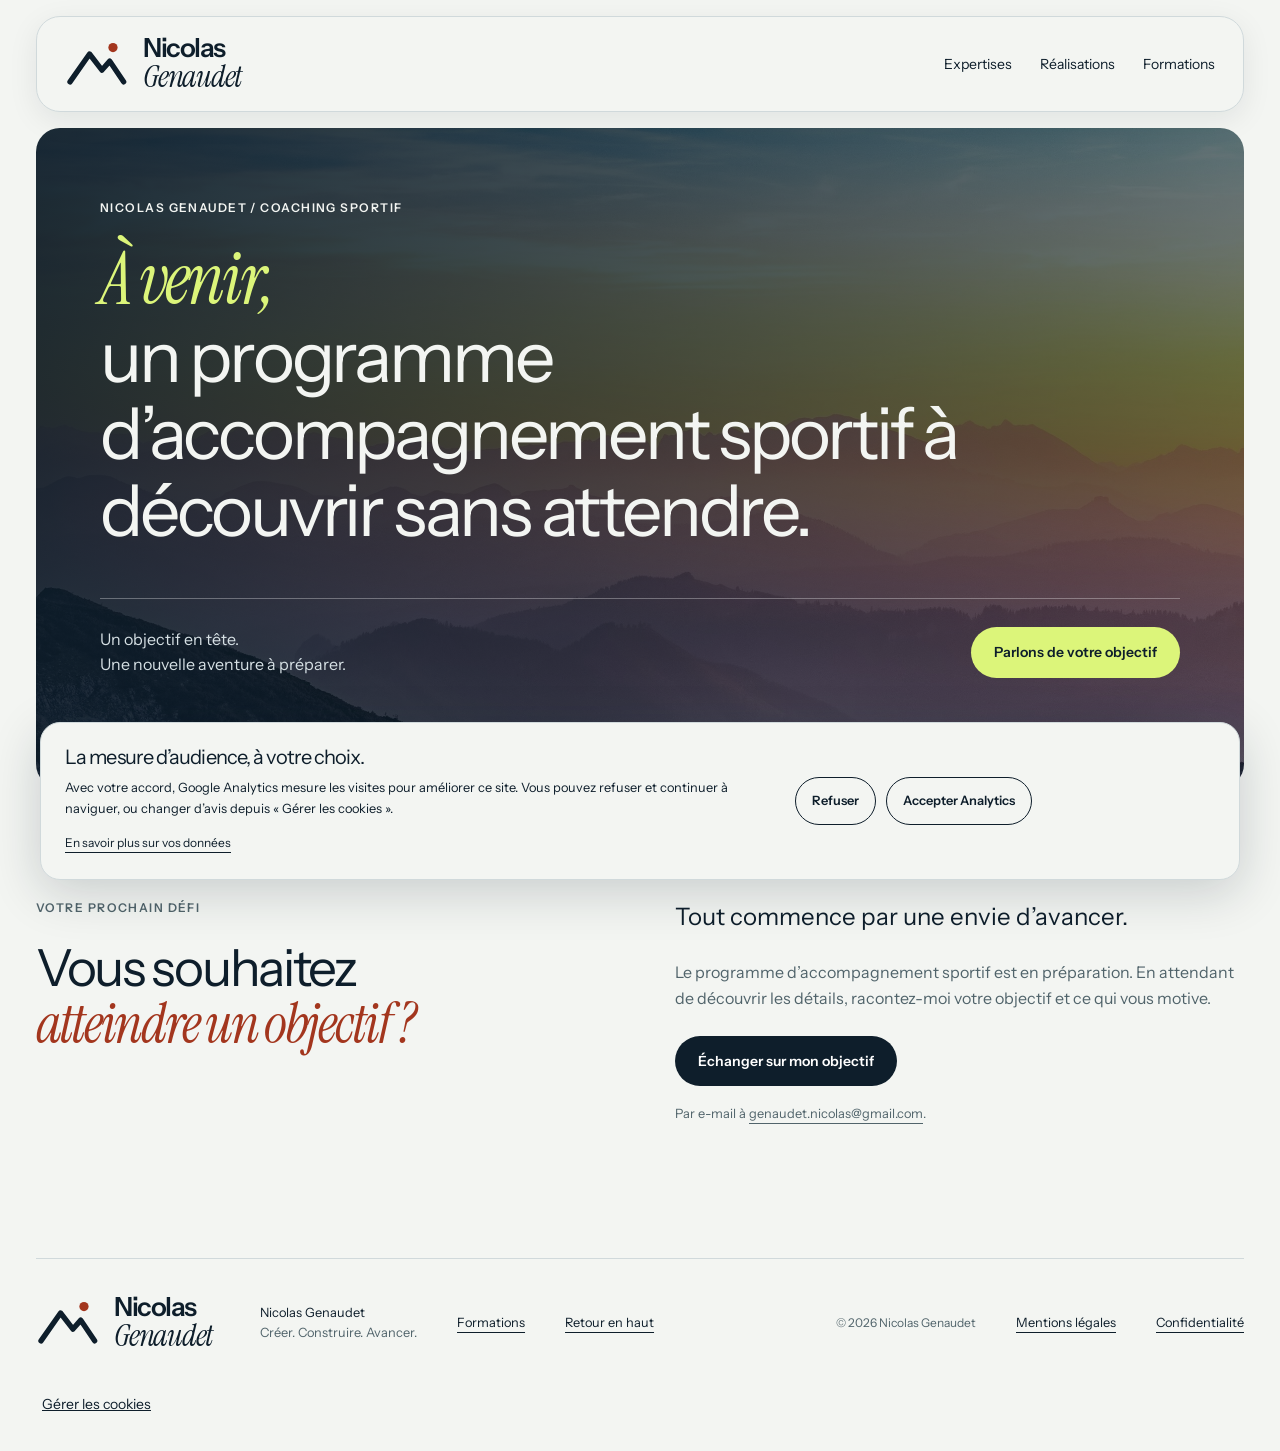
<file: coaching-sportif.html>
<!doctype html>
<html lang="fr">
<head>
    <meta charset="utf-8">
    <meta name="viewport" content="width=device-width,initial-scale=1">
    <meta name="description" content="À venir : un programme d’accompagnement sportif avec Nicolas Genaudet. Vous souhaitez atteindre un objectif ? Parlons-en.">
    <title>Coaching sportif — Nicolas Genaudet</title>
    <link rel="icon" href="assets/favicon.svg?v=crete" type="image/svg+xml">
    <link rel="stylesheet" href="styles.css?v=legal-1">
    <script src="config.js" defer></script>
    <script src="scripts/gsap.min.js" defer></script>
        <script src="scripts/ScrollTrigger.min.js" defer></script>
        <script src="scripts/SplitText.min.js" defer></script>
        <script src="app.js?v=legal-1" defer></script>
        
        
        
        
        
        
        
        
        
        
        
        
        
        
        
        
    <script src="scripts/site-animations.js?v=2" defer></script>
    <link rel="canonical" href="https://nicolas-genaudet.fr/coaching-sportif.html"><meta name="robots" content="index,follow,max-image-preview:large"><meta name="author" content="Nicolas Genaudet"><meta name="theme-color" content="#0E1E2B"><meta property="og:type" content="website"><meta property="og:locale" content="fr_FR"><meta property="og:site_name" content="Nicolas Genaudet"><meta property="og:title" content="Coaching sportif — Nicolas Genaudet"><meta property="og:description" content="À venir : un programme d’accompagnement sportif avec Nicolas Genaudet. Vous souhaitez atteindre un objectif ? Parlons-en."><meta property="og:url" content="https://nicolas-genaudet.fr/coaching-sportif.html"><meta property="og:image" content="https://nicolas-genaudet.fr/assets/social-preview.png"><meta property="og:image:width" content="1200"><meta property="og:image:height" content="630"><meta property="og:image:type" content="image/png"><meta property="og:image:alt" content="Nicolas Genaudet — Web, design et transmission."><meta name="twitter:card" content="summary_large_image"><meta name="twitter:title" content="Coaching sportif — Nicolas Genaudet"><meta name="twitter:description" content="À venir : un programme d’accompagnement sportif avec Nicolas Genaudet. Vous souhaitez atteindre un objectif ? Parlons-en."><meta name="twitter:image" content="https://nicolas-genaudet.fr/assets/social-preview.png"><meta name="twitter:image:alt" content="Nicolas Genaudet — Web, design et transmission."><script type="application/ld+json">{"@context":"https://schema.org","@graph":[{"@type":"Person","@id":"https://nicolas-genaudet.fr/#person","name":"Nicolas Genaudet","url":"https://nicolas-genaudet.fr/","jobTitle":"Développeur WordPress freelance, designer UX/UI, consultant SEO et formateur","sameAs":["https://www.linkedin.com/in/nicolas-genaudet/","https://formateur-wordpress-lyon.fr/"],"knowsAbout":["WordPress","UX/UI","SEO","Formation","Référentiels DWWM, CDA et CDUI"]},{"@type":"WebSite","@id":"https://nicolas-genaudet.fr/#website","url":"https://nicolas-genaudet.fr/","name":"Nicolas Genaudet","inLanguage":"fr-FR","publisher":{"@id":"https://nicolas-genaudet.fr/#person"}},{"@type":"WebPage","@id":"https://nicolas-genaudet.fr/coaching-sportif.html#webpage","url":"https://nicolas-genaudet.fr/coaching-sportif.html","name":"Coaching sportif — Nicolas Genaudet","description":"À venir : un programme d’accompagnement sportif avec Nicolas Genaudet. Vous souhaitez atteindre un objectif ? Parlons-en.","inLanguage":"fr-FR","isPartOf":{"@id":"https://nicolas-genaudet.fr/#website"},"about":{"@id":"https://nicolas-genaudet.fr/#person"}}]}</script></head>
<body>
    <a class="skip" href="#main">Aller au contenu</a>
<header class="header wrap">
            <a class="brand" href="./" aria-label="Nicolas Genaudet, accueil"><img class="brand-crest" src="assets/crest.svg" alt="" width="64" height="50"><span class="brand-wordmark"><span>Nicolas</span><em>Genaudet</em></span></a><button class="menu-toggle" aria-expanded="false" aria-controls="navigation" hidden>Menu</button>
            <nav id="navigation" aria-label="Navigation principale">
                <a href="./#expertises">Expertises</a><a href="./#realisations">Réalisations</a><a href="formations.html">Formations</a></nav>
            <a class="button dark header-cta" href="./#contact">Parlons de votre projet</a>
        </header>
    <main id="main">
        <section class="wrap coaching-hero" aria-labelledby="coaching-title">
            <p class="eyebrow">Nicolas Genaudet / Coaching sportif</p>
            <h1 id="coaching-title"><em>À venir,</em><br>un programme d’accompagnement sportif à découvrir sans attendre.</h1>
            <div class="coaching-intro">
                <p>Un objectif en tête.<br>Une nouvelle aventure à préparer.</p>
                <a class="button lime" href="#objectif">Parlons de votre objectif</a>
            </div>
        </section>
        <section class="section wrap coaching-goal" id="objectif" aria-labelledby="objectif-title">
            <div>
                <p class="eyebrow">Votre prochain défi</p>
                <h2 id="objectif-title">Vous souhaitez<br><span class="title-accent">atteindre un objectif ?</span></h2>
            </div>
            <div>
                <p class="lead">Tout commence par une envie d’avancer.</p>
                <p>Le programme d’accompagnement sportif est en préparation. En attendant de découvrir les détails, racontez-moi votre objectif et ce qui vous motive.</p>
                <a class="button dark" href="mailto:genaudet.nicolas@gmail.com?subject=Mon%20objectif%20sportif">Échanger sur mon objectif</a>
                <p class="small coaching-mail-note">Par e-mail à <a href="mailto:genaudet.nicolas@gmail.com">genaudet.nicolas@gmail.com</a>.</p>
            </div>
        </section>
    </main>
<footer class="wrap footer">
            <a class="brand" href="./"><img class="brand-crest" src="assets/crest.svg" alt="" width="64" height="50"><span class="brand-wordmark"><span>Nicolas</span><em>Genaudet</em></span></a>
            <p>Nicolas Genaudet<br><span>Créer. Construire. Avancer.</span></p>
            <a href="formations.html">Formations</a><a href="#main">Retour en haut</a><small>© <span data-year>2026</span> Nicolas Genaudet</small>
        <a href="mentions-legales.html">Mentions légales</a><a href="confidentialite.html">Confidentialité</a><button class="cookie-settings" data-cookie-settings>Gérer les cookies</button></footer>
<aside id="cookie-banner" class="cookie-banner" role="region" aria-label="Préférences de mesure d’audience" hidden><div><h2>La mesure d’audience, à votre choix.</h2><p>Avec votre accord, Google Analytics mesure les visites pour améliorer ce site. Vous pouvez refuser et continuer à naviguer, ou changer d’avis depuis « Gérer les cookies ».</p><a href="confidentialite.html">En savoir plus sur vos données</a></div><div class="cookie-actions"><button data-reject>Refuser</button><button data-accept>Accepter Analytics</button></div></aside><script src="consent.js?v=legal-1" defer></script></body>
</html>
</file>
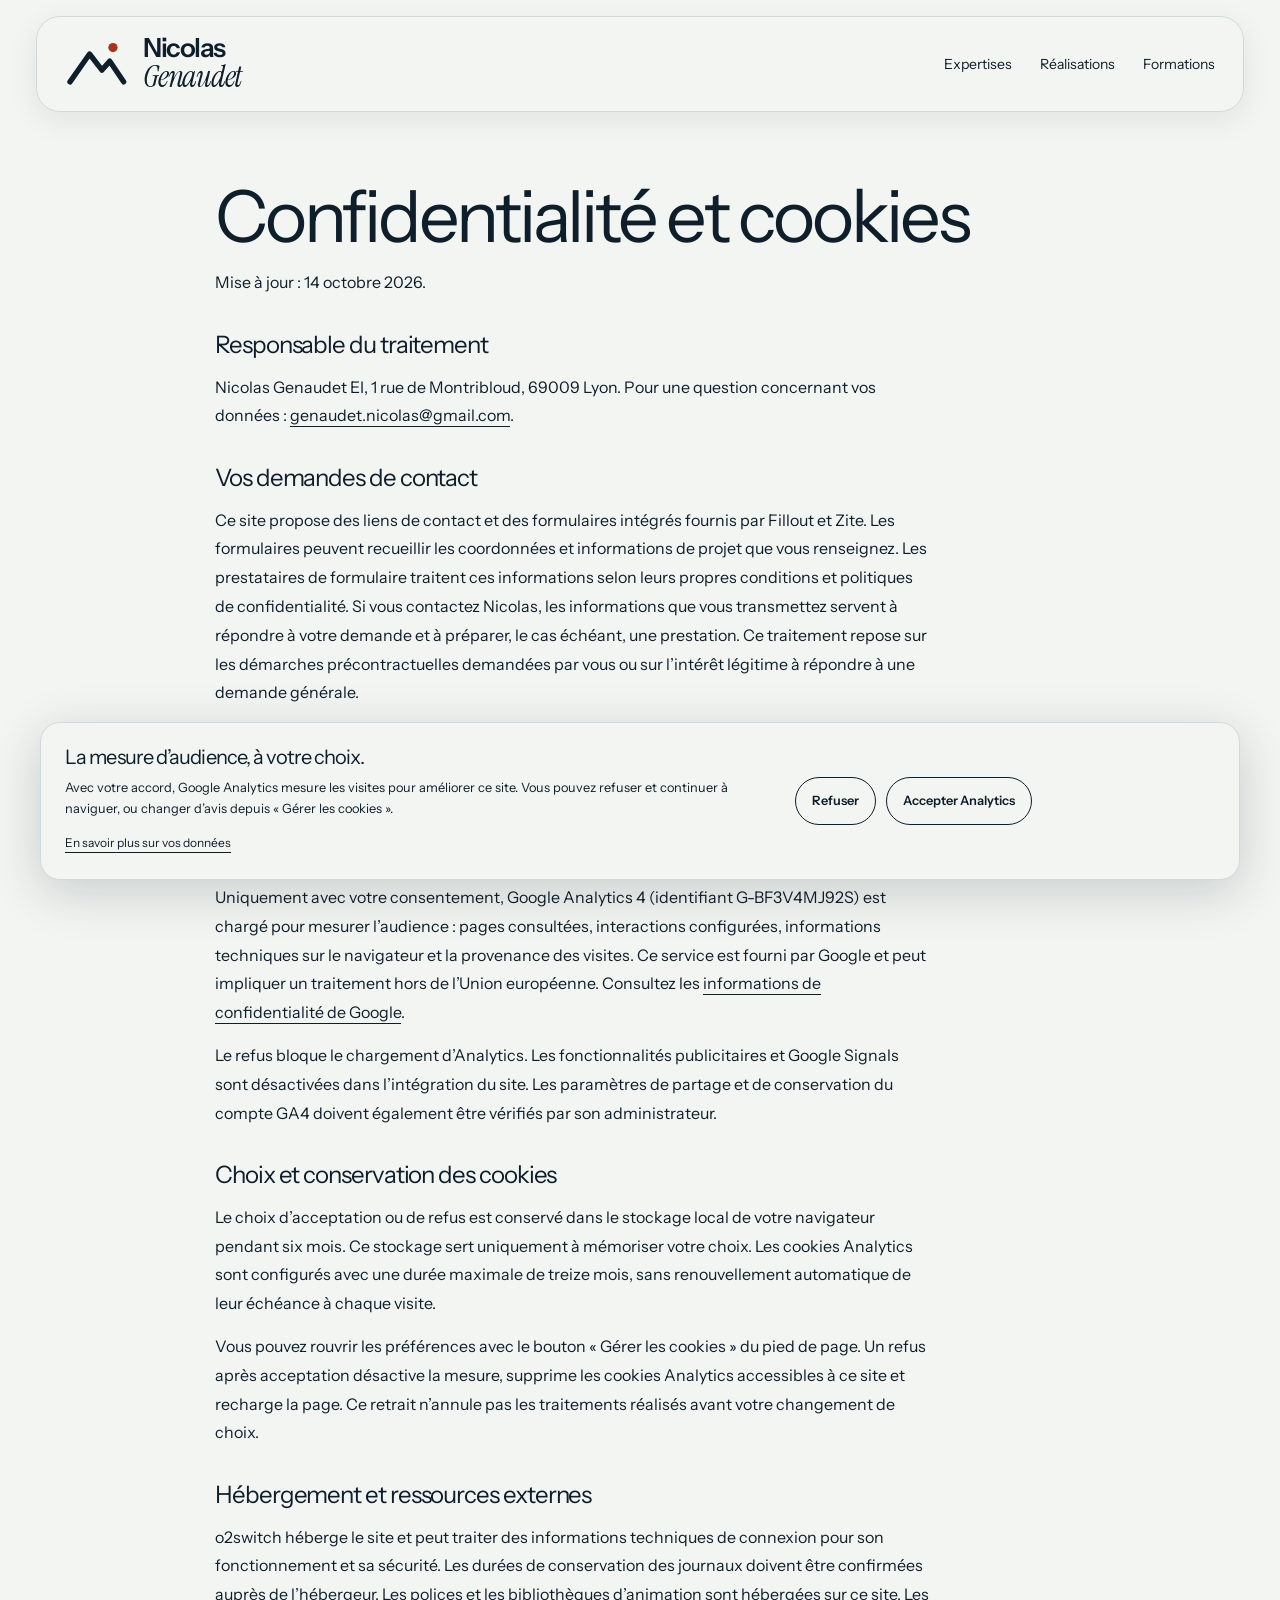
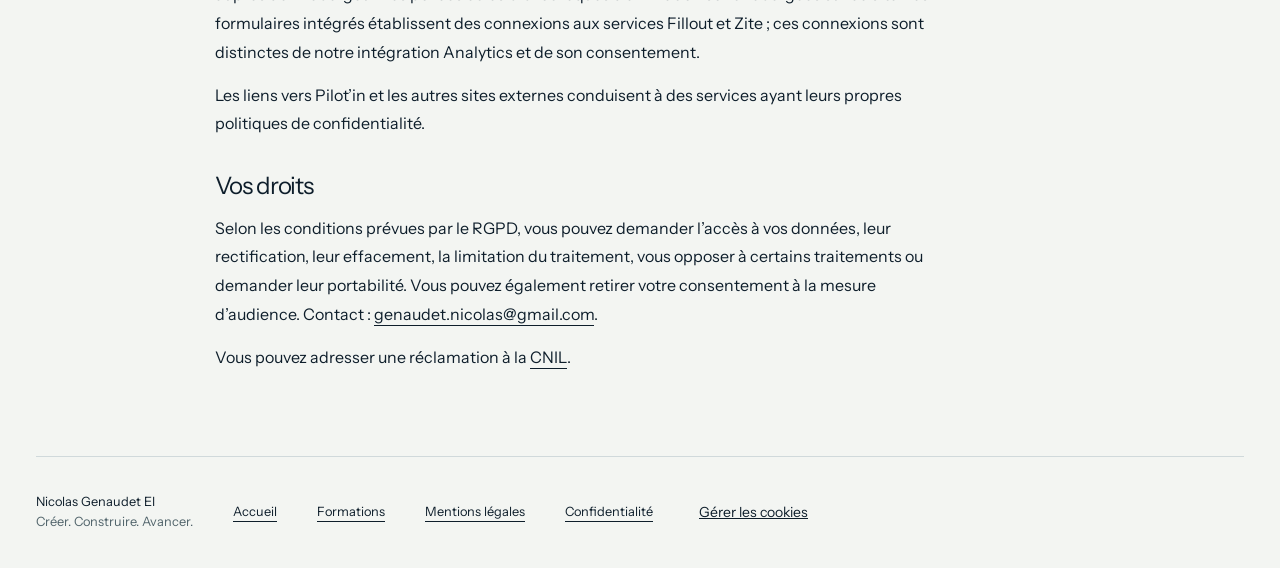
<file: confidentialite.html>
<!doctype html><html lang="fr"><head><meta charset="utf-8"><meta name="viewport" content="width=device-width,initial-scale=1"><title>Confidentialité et cookies | Nicolas Genaudet</title><meta name="description" content="Confidentialité et cookies du site nicolas-genaudet.fr, édité par Nicolas Genaudet EI."><link rel="icon" href="assets/favicon.svg" type="image/svg+xml"><link rel="stylesheet" href="styles.css?v=legal-1"><script src="app.js?v=legal-1" defer></script><link rel="canonical" href="https://nicolas-genaudet.fr/confidentialite.html"><meta name="robots" content="index,follow,max-image-preview:large"><meta name="author" content="Nicolas Genaudet"><meta name="theme-color" content="#0E1E2B"><meta property="og:type" content="website"><meta property="og:locale" content="fr_FR"><meta property="og:site_name" content="Nicolas Genaudet"><meta property="og:title" content="Confidentialité et cookies | Nicolas Genaudet"><meta property="og:description" content="Confidentialité et cookies du site nicolas-genaudet.fr, édité par Nicolas Genaudet EI."><meta property="og:url" content="https://nicolas-genaudet.fr/confidentialite.html"><meta property="og:image" content="https://nicolas-genaudet.fr/assets/social-preview.png"><meta property="og:image:width" content="1200"><meta property="og:image:height" content="630"><meta property="og:image:type" content="image/png"><meta property="og:image:alt" content="Nicolas Genaudet — Web, design et transmission."><meta name="twitter:card" content="summary_large_image"><meta name="twitter:title" content="Confidentialité et cookies | Nicolas Genaudet"><meta name="twitter:description" content="Confidentialité et cookies du site nicolas-genaudet.fr, édité par Nicolas Genaudet EI."><meta name="twitter:image" content="https://nicolas-genaudet.fr/assets/social-preview.png"><meta name="twitter:image:alt" content="Nicolas Genaudet — Web, design et transmission."><script type="application/ld+json">{"@context":"https://schema.org","@graph":[{"@type":"Person","@id":"https://nicolas-genaudet.fr/#person","name":"Nicolas Genaudet","url":"https://nicolas-genaudet.fr/","jobTitle":"Développeur WordPress freelance, designer UX/UI, consultant SEO et formateur","sameAs":["https://www.linkedin.com/in/nicolas-genaudet/","https://formateur-wordpress-lyon.fr/"],"knowsAbout":["WordPress","UX/UI","SEO","Formation","Référentiels DWWM, CDA et CDUI"]},{"@type":"WebSite","@id":"https://nicolas-genaudet.fr/#website","url":"https://nicolas-genaudet.fr/","name":"Nicolas Genaudet","inLanguage":"fr-FR","publisher":{"@id":"https://nicolas-genaudet.fr/#person"}},{"@type":"WebPage","@id":"https://nicolas-genaudet.fr/confidentialite.html#webpage","url":"https://nicolas-genaudet.fr/confidentialite.html","name":"Confidentialité et cookies | Nicolas Genaudet","description":"Confidentialité et cookies du site nicolas-genaudet.fr, édité par Nicolas Genaudet EI.","inLanguage":"fr-FR","isPartOf":{"@id":"https://nicolas-genaudet.fr/#website"},"about":{"@id":"https://nicolas-genaudet.fr/#person"}}]}</script></head><body><a class="skip" href="#main">Aller au contenu</a><header class="header wrap"><a class="brand" href="./" aria-label="Nicolas Genaudet, accueil"><img class="brand-crest" src="assets/crest.svg" alt="" width="64" height="50"><span class="brand-wordmark"><span>Nicolas</span><em>Genaudet</em></span></a><button class="menu-toggle" aria-expanded="false" aria-controls="navigation" hidden>Menu</button><nav id="navigation" aria-label="Navigation principale"><a href="./#expertises">Expertises</a><a href="./#realisations">Réalisations</a><a href="formations.html">Formations</a></nav><a class="button dark header-cta" href="./#contact">Parlons de votre projet</a></header><main id="main" class="wrap legal-content"><h1>Confidentialité et cookies</h1><p>Mise à jour : 14 octobre 2026.</p><h2>Responsable du traitement</h2><p>Nicolas Genaudet EI, 1 rue de Montribloud, 69009 Lyon. Pour une question concernant vos données : <a href="mailto:genaudet.nicolas@gmail.com">genaudet.nicolas@gmail.com</a>.</p><h2>Vos demandes de contact</h2><p>Ce site propose des liens de contact et des formulaires intégrés fournis par Fillout et Zite. Les formulaires peuvent recueillir les coordonnées et informations de projet que vous renseignez. Les prestataires de formulaire traitent ces informations selon leurs propres conditions et politiques de confidentialité. Si vous contactez Nicolas, les informations que vous transmettez servent à répondre à votre demande et à préparer, le cas échéant, une prestation. Ce traitement repose sur les démarches précontractuelles demandées par vous ou sur l’intérêt légitime à répondre à une demande générale.</p><p>Les durées de conservation des échanges et les éventuels prestataires de messagerie doivent encore être précisés par Nicolas. Les documents contractuels et comptables relèvent de leurs obligations de conservation applicables.</p><h2>Google Analytics 4</h2><p>Uniquement avec votre consentement, Google Analytics 4 (identifiant G-BF3V4MJ92S) est chargé pour mesurer l’audience : pages consultées, interactions configurées, informations techniques sur le navigateur et la provenance des visites. Ce service est fourni par Google et peut impliquer un traitement hors de l’Union européenne. Consultez les <a href="https://policies.google.com/privacy" target="_blank" rel="noopener">informations de confidentialité de Google</a>.</p><p>Le refus bloque le chargement d’Analytics. Les fonctionnalités publicitaires et Google Signals sont désactivées dans l’intégration du site. Les paramètres de partage et de conservation du compte GA4 doivent également être vérifiés par son administrateur.</p><h2>Choix et conservation des cookies</h2><p>Le choix d’acceptation ou de refus est conservé dans le stockage local de votre navigateur pendant six mois. Ce stockage sert uniquement à mémoriser votre choix. Les cookies Analytics sont configurés avec une durée maximale de treize mois, sans renouvellement automatique de leur échéance à chaque visite.</p><p>Vous pouvez rouvrir les préférences avec le bouton « Gérer les cookies » du pied de page. Un refus après acceptation désactive la mesure, supprime les cookies Analytics accessibles à ce site et recharge la page. Ce retrait n’annule pas les traitements réalisés avant votre changement de choix.</p><h2>Hébergement et ressources externes</h2><p>o2switch héberge le site et peut traiter des informations techniques de connexion pour son fonctionnement et sa sécurité. Les durées de conservation des journaux doivent être confirmées auprès de l’hébergeur. Les polices et les bibliothèques d’animation sont hébergées sur ce site. Les formulaires intégrés établissent des connexions aux services Fillout et Zite ; ces connexions sont distinctes de notre intégration Analytics et de son consentement.</p><p>Les liens vers Pilot’in et les autres sites externes conduisent à des services ayant leurs propres politiques de confidentialité.</p><h2>Vos droits</h2><p>Selon les conditions prévues par le RGPD, vous pouvez demander l’accès à vos données, leur rectification, leur effacement, la limitation du traitement, vous opposer à certains traitements ou demander leur portabilité. Vous pouvez également retirer votre consentement à la mesure d’audience. Contact : <a href="mailto:genaudet.nicolas@gmail.com">genaudet.nicolas@gmail.com</a>.</p><p>Vous pouvez adresser une réclamation à la <a href="https://www.cnil.fr/fr/plaintes" target="_blank" rel="noopener">CNIL</a>.</p></main><footer class="wrap footer"><p>Nicolas Genaudet EI<br><span>Créer. Construire. Avancer.</span></p><a href="./">Accueil</a><a href="formations.html">Formations</a><a href="mentions-legales.html">Mentions légales</a><a href="confidentialite.html">Confidentialité</a><button class="cookie-settings" data-cookie-settings>Gérer les cookies</button></footer><aside id="cookie-banner" class="cookie-banner" role="region" aria-label="Préférences de mesure d’audience" hidden><div><h2>La mesure d’audience, à votre choix.</h2><p>Avec votre accord, Google Analytics mesure les visites pour améliorer ce site. Vous pouvez refuser et continuer à naviguer, ou changer d’avis depuis « Gérer les cookies ».</p><a href="confidentialite.html">En savoir plus sur vos données</a></div><div class="cookie-actions"><button data-reject>Refuser</button><button data-accept>Accepter Analytics</button></div></aside><script src="consent.js?v=legal-1" defer></script></body></html>
</file>
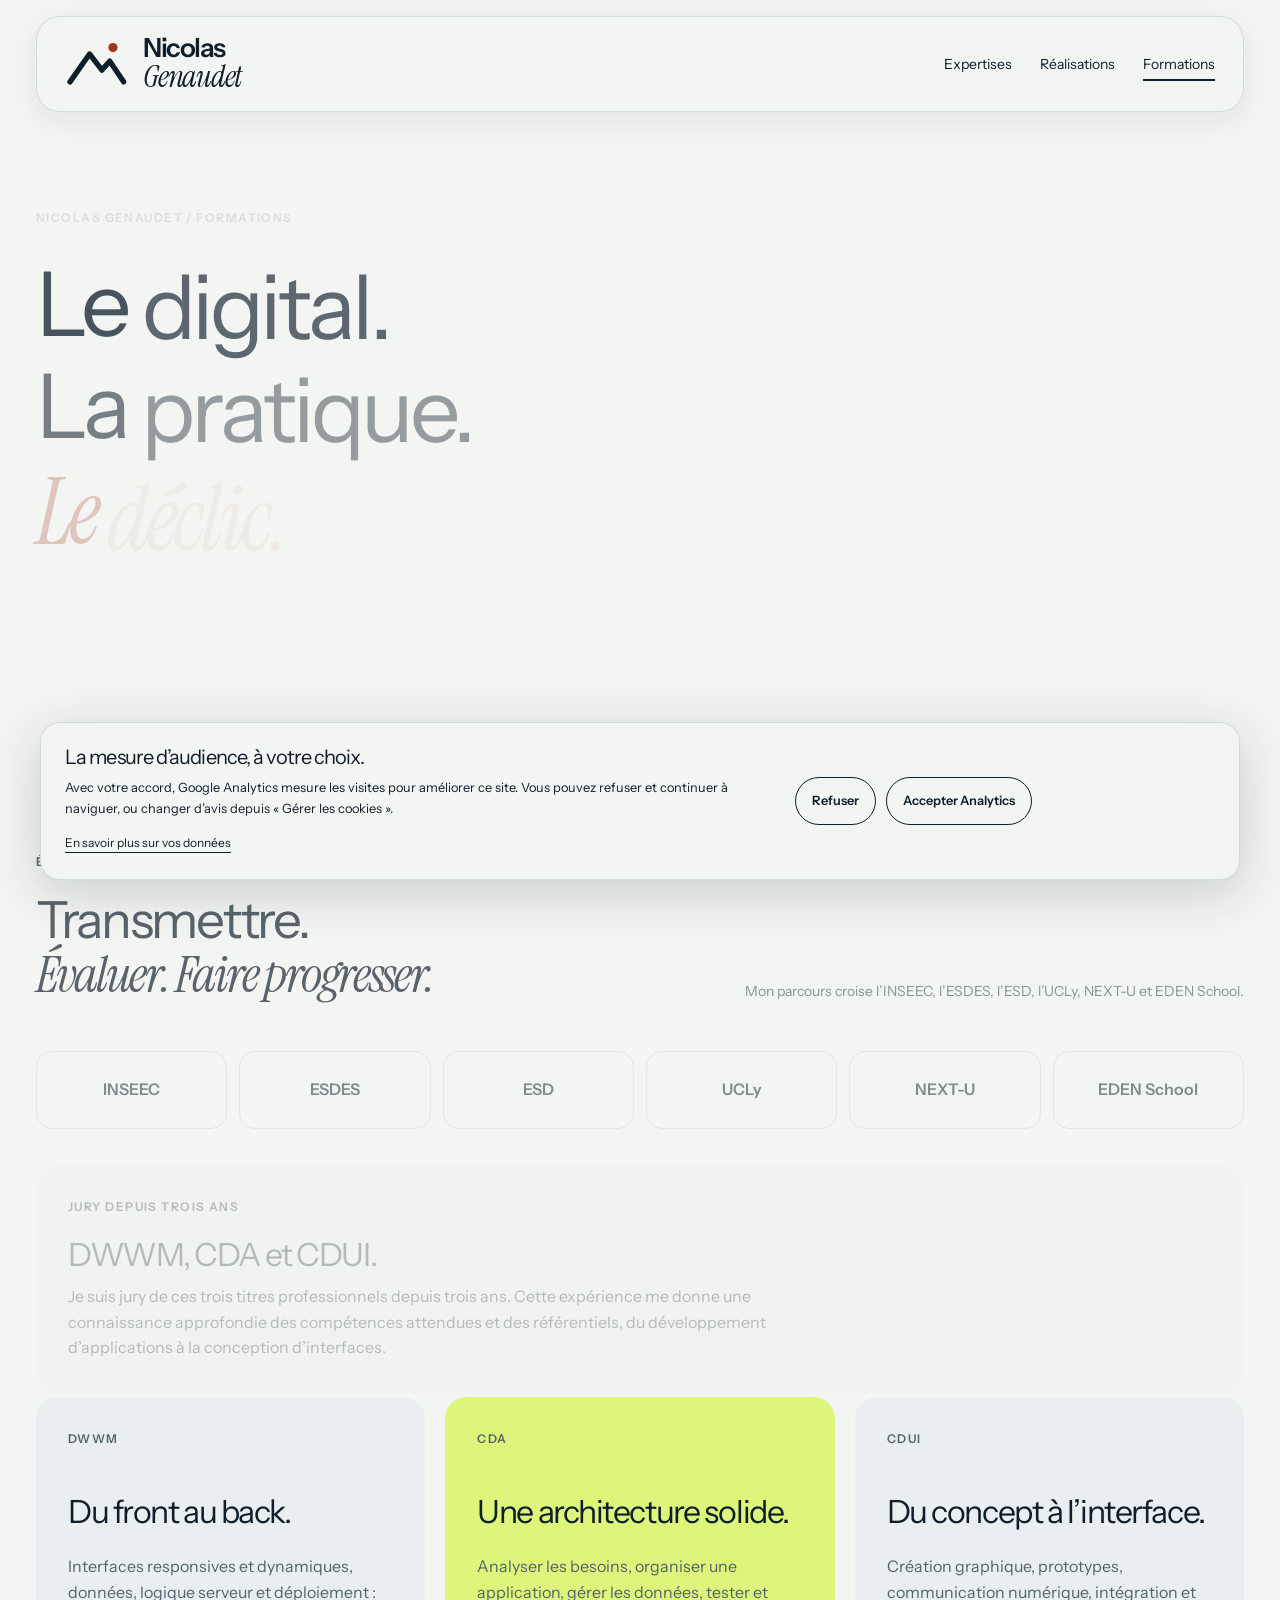
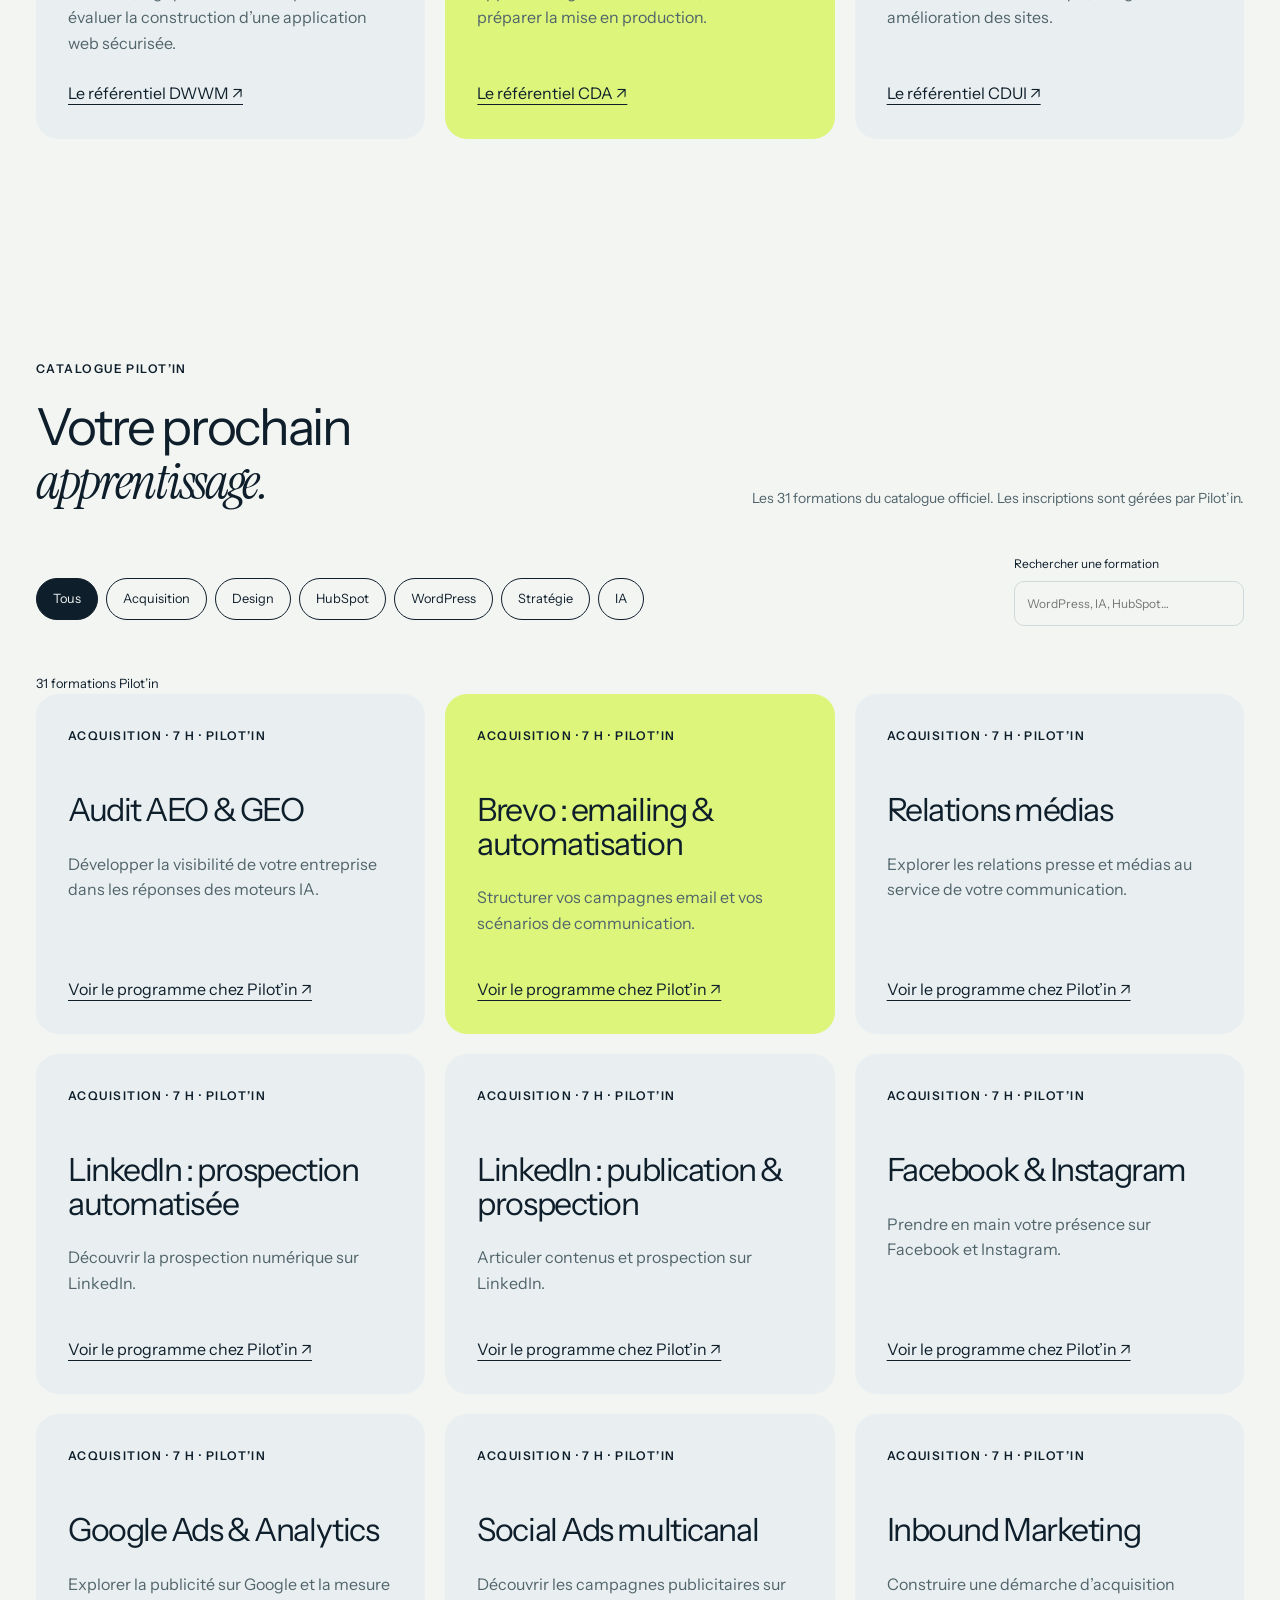
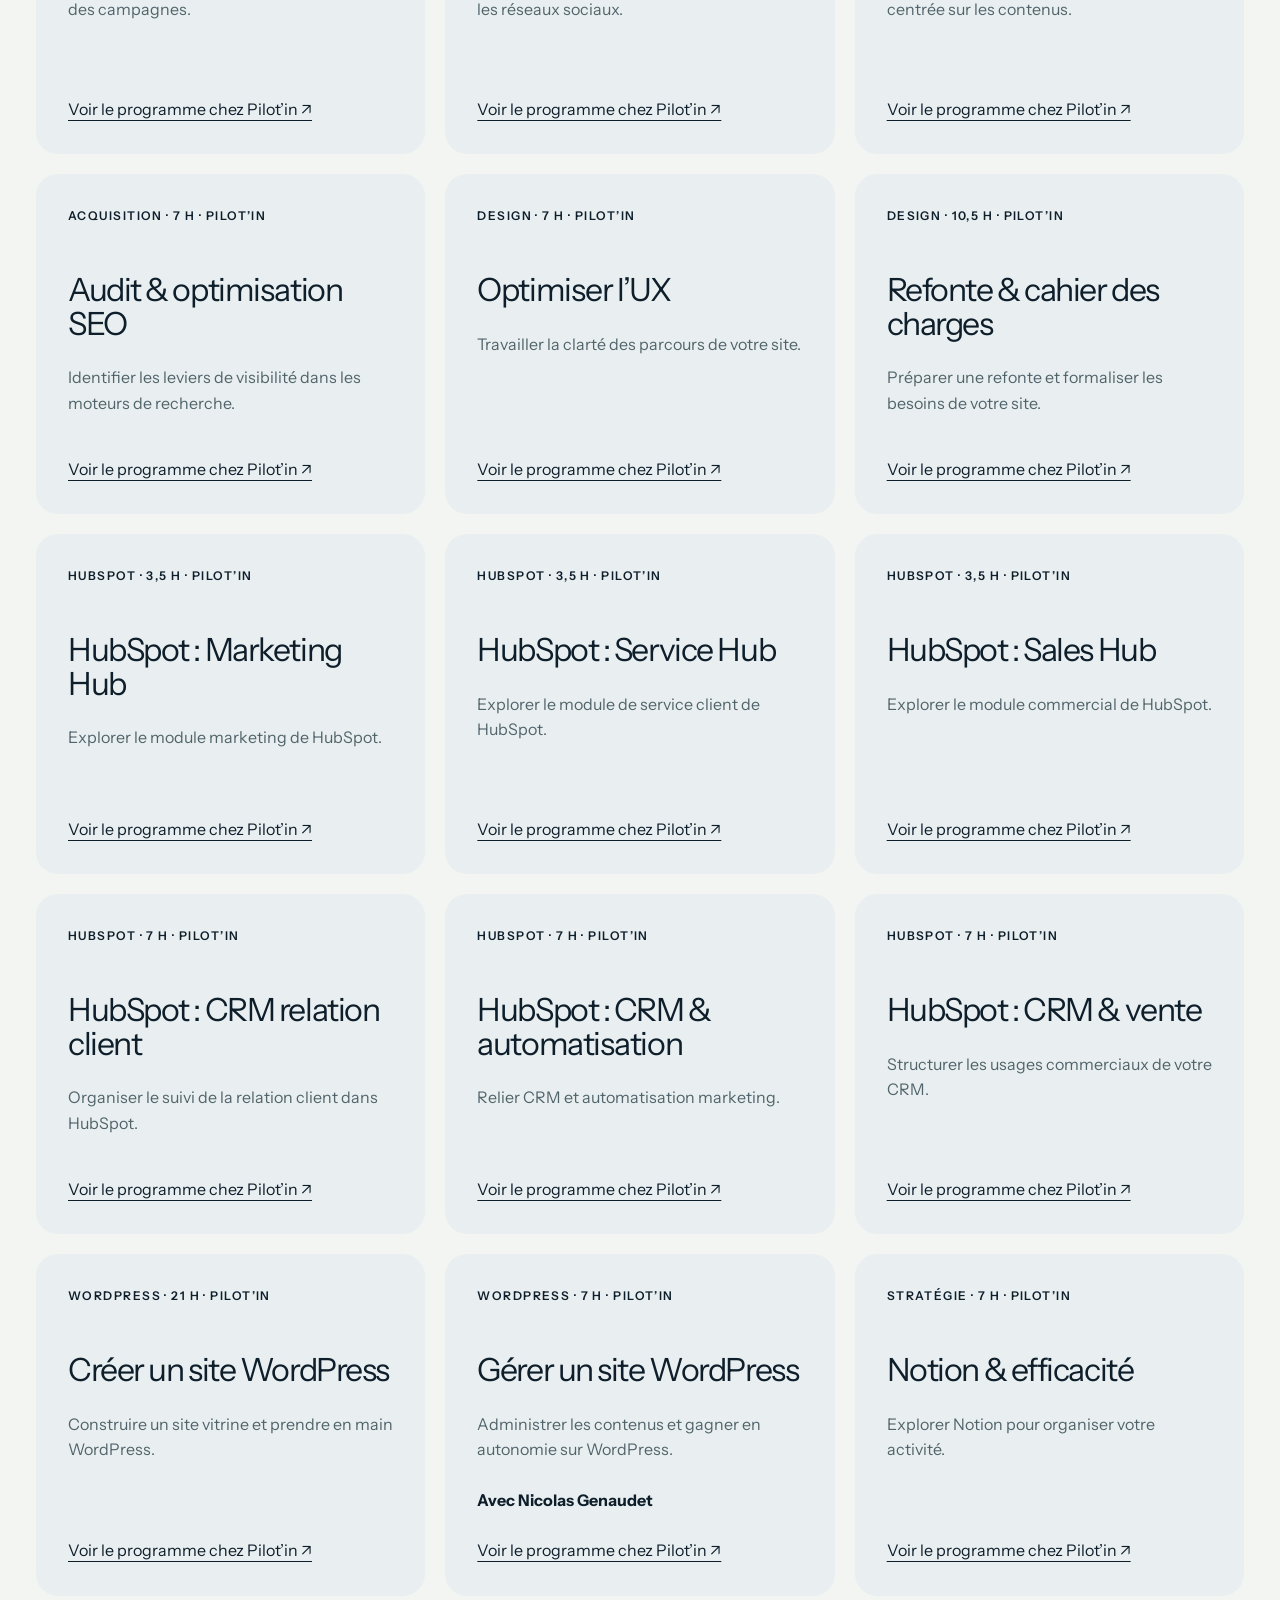
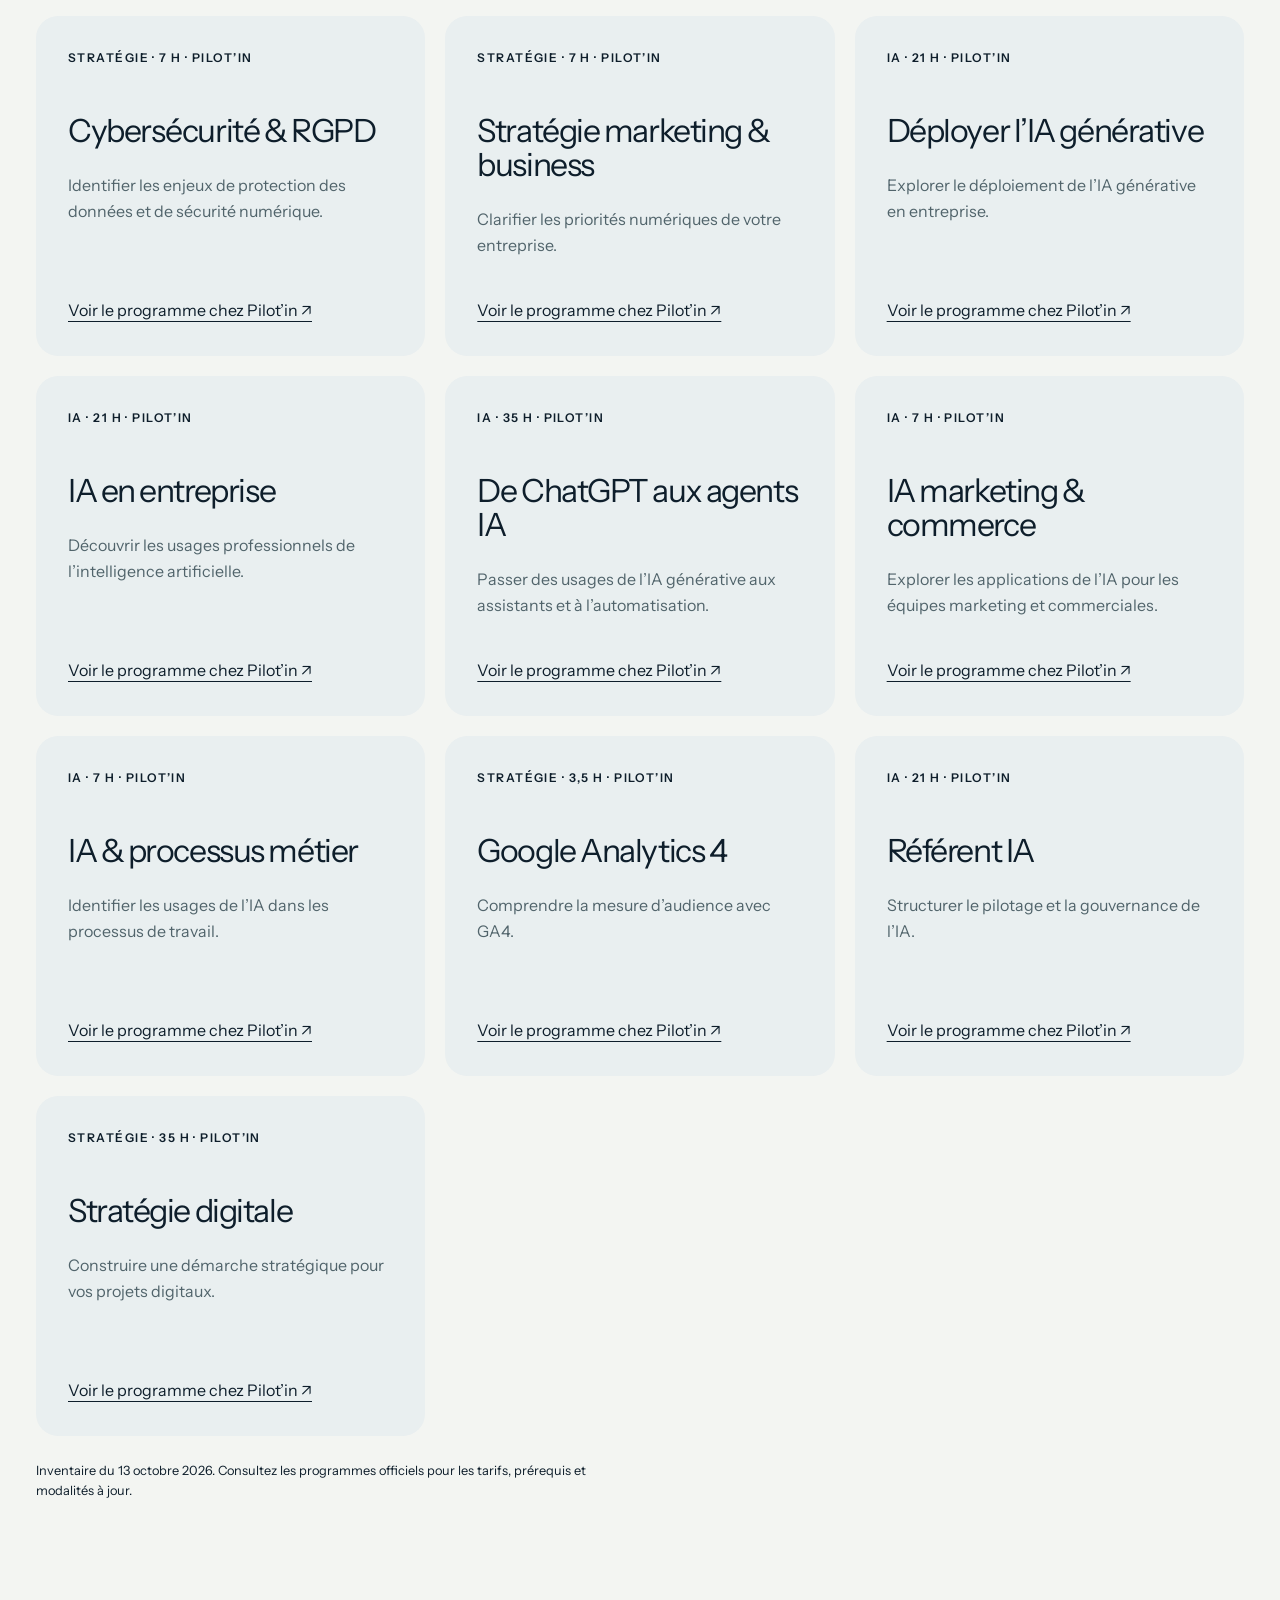
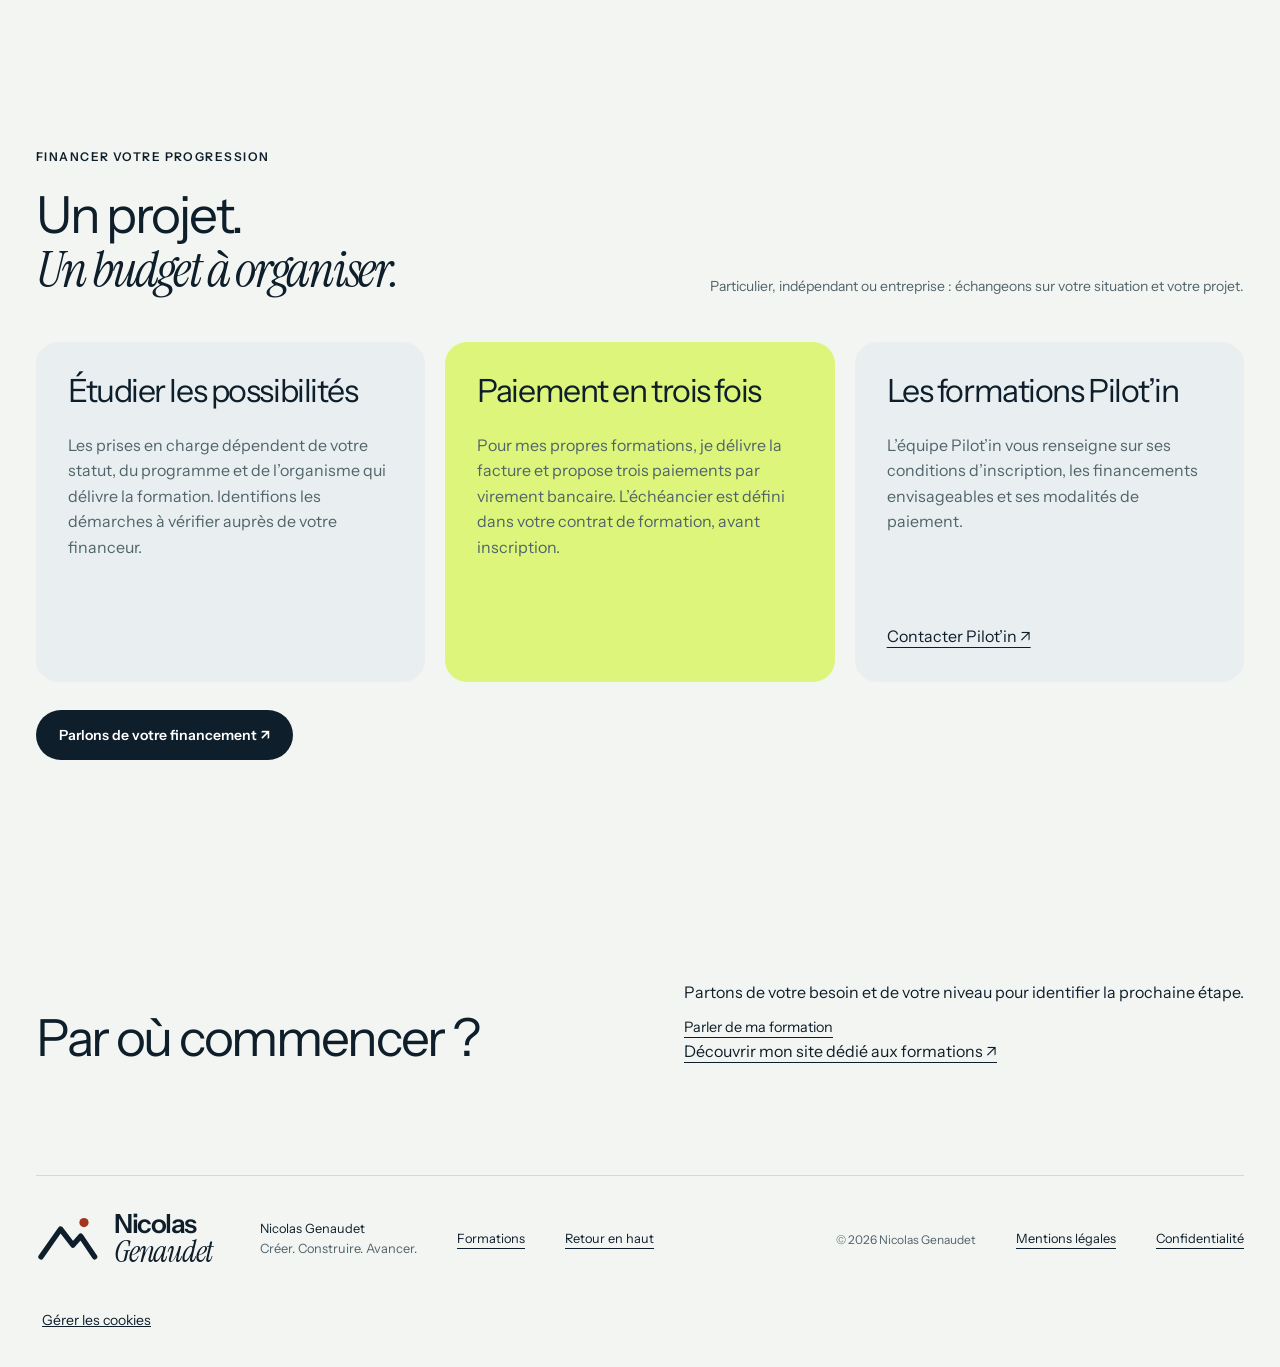
<file: formations.html>
<!doctype html>
<html lang="fr"><head><meta charset="utf-8"><meta name="viewport" content="width=device-width,initial-scale=1"><meta name="description" content="WordPress, UX/UI et SEO : progresser avec la pratique. Découvrez les formations et le catalogue Pilot’in."><title>Formateur WordPress à Lyon | Nicolas Genaudet</title><link rel="icon" href="assets/favicon.svg?v=crete" type="image/svg+xml"><link rel="stylesheet" href="styles.css?v=legal-1"><script src="config.js" defer></script><script src="scripts/gsap.min.js" defer></script>
        <script src="scripts/ScrollTrigger.min.js" defer></script>
        <script src="scripts/SplitText.min.js" defer></script>
        <script src="app.js?v=legal-1" defer></script>        
        
        
        
        
        
        
        
        
        
        
        
        
        
        
        
    <script src="scripts/site-animations.js?v=2" defer></script>
    <script src="pilot-data.js" defer></script><script src="scripts/training-catalogue.js" defer></script><link rel="canonical" href="https://nicolas-genaudet.fr/formations.html"><meta name="robots" content="index,follow,max-image-preview:large"><meta name="author" content="Nicolas Genaudet"><meta name="theme-color" content="#0E1E2B"><meta property="og:type" content="website"><meta property="og:locale" content="fr_FR"><meta property="og:site_name" content="Nicolas Genaudet"><meta property="og:title" content="Formateur WordPress à Lyon | Nicolas Genaudet"><meta property="og:description" content="WordPress, UX/UI et SEO : progresser avec la pratique. Découvrez les formations et le catalogue Pilot’in."><meta property="og:url" content="https://nicolas-genaudet.fr/formations.html"><meta property="og:image" content="https://nicolas-genaudet.fr/assets/social-preview.png"><meta property="og:image:width" content="1200"><meta property="og:image:height" content="630"><meta property="og:image:type" content="image/png"><meta property="og:image:alt" content="Nicolas Genaudet — Web, design et transmission."><meta name="twitter:card" content="summary_large_image"><meta name="twitter:title" content="Formateur WordPress à Lyon | Nicolas Genaudet"><meta name="twitter:description" content="WordPress, UX/UI et SEO : progresser avec la pratique. Découvrez les formations et le catalogue Pilot’in."><meta name="twitter:image" content="https://nicolas-genaudet.fr/assets/social-preview.png"><meta name="twitter:image:alt" content="Nicolas Genaudet — Web, design et transmission."><script type="application/ld+json">{"@context":"https://schema.org","@graph":[{"@type":"Person","@id":"https://nicolas-genaudet.fr/#person","name":"Nicolas Genaudet","url":"https://nicolas-genaudet.fr/","jobTitle":"Développeur WordPress freelance, designer UX/UI, consultant SEO et formateur","sameAs":["https://www.linkedin.com/in/nicolas-genaudet/","https://formateur-wordpress-lyon.fr/"],"knowsAbout":["WordPress","UX/UI","SEO","Formation","Référentiels DWWM, CDA et CDUI"]},{"@type":"WebSite","@id":"https://nicolas-genaudet.fr/#website","url":"https://nicolas-genaudet.fr/","name":"Nicolas Genaudet","inLanguage":"fr-FR","publisher":{"@id":"https://nicolas-genaudet.fr/#person"}},{"@type":"WebPage","@id":"https://nicolas-genaudet.fr/formations.html#webpage","url":"https://nicolas-genaudet.fr/formations.html","name":"Formateur WordPress à Lyon | Nicolas Genaudet","description":"WordPress, UX/UI et SEO : progresser avec la pratique. Découvrez les formations et le catalogue Pilot’in.","inLanguage":"fr-FR","isPartOf":{"@id":"https://nicolas-genaudet.fr/#website"},"about":{"@id":"https://nicolas-genaudet.fr/#person"},"mainEntity":{"@id":"https://nicolas-genaudet.fr/formations.html#catalogue"}},{"@type":"Organization","@id":"https://www.pilot-in.com/#organization","name":"Pilot’in","url":"https://www.pilot-in.com/"},{"@type":"ItemList","@id":"https://nicolas-genaudet.fr/formations.html#catalogue","name":"Formations Pilot’in","numberOfItems":31,"itemListElement":[{"@type":"ListItem","position":1,"item":{"@type":"Course","@id":"https://pilot-in.catalogueformpro.com/6/acquisition-communication/2554734/acquisition-communication-audit-optimisation-aeo-geo#course","url":"https://pilot-in.catalogueformpro.com/6/acquisition-communication/2554734/acquisition-communication-audit-optimisation-aeo-geo","name":"Audit AEO & GEO","description":"Développer la visibilité de votre entreprise dans les réponses des moteurs IA.","inLanguage":"fr-FR","provider":{"@id":"https://www.pilot-in.com/#organization"}}},{"@type":"ListItem","position":2,"item":{"@type":"Course","@id":"https://pilot-in.catalogueformpro.com/6/acquisition-communication/2007404/acquisition-communication-brevo-emailing-marketing-automation#course","url":"https://pilot-in.catalogueformpro.com/6/acquisition-communication/2007404/acquisition-communication-brevo-emailing-marketing-automation","name":"Brevo : emailing & automatisation","description":"Structurer vos campagnes email et vos scénarios de communication.","inLanguage":"fr-FR","provider":{"@id":"https://www.pilot-in.com/#organization"}}},{"@type":"ListItem","position":3,"item":{"@type":"Course","@id":"https://pilot-in.catalogueformpro.com/6/acquisition-communication/3209900/acquisition-communication-formation-aux-relations-medias#course","url":"https://pilot-in.catalogueformpro.com/6/acquisition-communication/3209900/acquisition-communication-formation-aux-relations-medias","name":"Relations médias","description":"Explorer les relations presse et médias au service de votre communication.","inLanguage":"fr-FR","provider":{"@id":"https://www.pilot-in.com/#organization"}}},{"@type":"ListItem","position":4,"item":{"@type":"Course","@id":"https://pilot-in.catalogueformpro.com/6/acquisition-communication/851363/acquisition-communication-linkedin-prospection-digitale-automatisee#course","url":"https://pilot-in.catalogueformpro.com/6/acquisition-communication/851363/acquisition-communication-linkedin-prospection-digitale-automatisee","name":"LinkedIn : prospection automatisée","description":"Découvrir la prospection numérique sur LinkedIn.","inLanguage":"fr-FR","provider":{"@id":"https://www.pilot-in.com/#organization"}}},{"@type":"ListItem","position":5,"item":{"@type":"Course","@id":"https://pilot-in.catalogueformpro.com/6/acquisition-communication/957835/acquisition-communication-linkedin-strategie-de-publication-et-de-prospection#course","url":"https://pilot-in.catalogueformpro.com/6/acquisition-communication/957835/acquisition-communication-linkedin-strategie-de-publication-et-de-prospection","name":"LinkedIn : publication & prospection","description":"Articuler contenus et prospection sur LinkedIn.","inLanguage":"fr-FR","provider":{"@id":"https://www.pilot-in.com/#organization"}}},{"@type":"ListItem","position":6,"item":{"@type":"Course","@id":"https://pilot-in.catalogueformpro.com/6/acquisition-communication/957785/acquisition-communication-prise-en-main-des-reseaux-sociaux-meta-facebook-et-instagram#course","url":"https://pilot-in.catalogueformpro.com/6/acquisition-communication/957785/acquisition-communication-prise-en-main-des-reseaux-sociaux-meta-facebook-et-instagram","name":"Facebook & Instagram","description":"Prendre en main votre présence sur Facebook et Instagram.","inLanguage":"fr-FR","provider":{"@id":"https://www.pilot-in.com/#organization"}}},{"@type":"ListItem","position":7,"item":{"@type":"Course","@id":"https://pilot-in.catalogueformpro.com/6/acquisition-communication/957779/acquisition-communication-sea-google-ads-analytics#course","url":"https://pilot-in.catalogueformpro.com/6/acquisition-communication/957779/acquisition-communication-sea-google-ads-analytics","name":"Google Ads & Analytics","description":"Explorer la publicité sur Google et la mesure des campagnes.","inLanguage":"fr-FR","provider":{"@id":"https://www.pilot-in.com/#organization"}}},{"@type":"ListItem","position":8,"item":{"@type":"Course","@id":"https://pilot-in.catalogueformpro.com/6/acquisition-communication/957783/acquisition-communication-social-ads-de-meta-ads-facebook-ads-instagram-ads-snapchat-ads-linkedin-ad#course","url":"https://pilot-in.catalogueformpro.com/6/acquisition-communication/957783/acquisition-communication-social-ads-de-meta-ads-facebook-ads-instagram-ads-snapchat-ads-linkedin-ad","name":"Social Ads multicanal","description":"Découvrir les campagnes publicitaires sur les réseaux sociaux.","inLanguage":"fr-FR","provider":{"@id":"https://www.pilot-in.com/#organization"}}},{"@type":"ListItem","position":9,"item":{"@type":"Course","@id":"https://pilot-in.catalogueformpro.com/6/acquisition-communication/1783962/acquisition-communication-strategie-inbound-marketing#course","url":"https://pilot-in.catalogueformpro.com/6/acquisition-communication/1783962/acquisition-communication-strategie-inbound-marketing","name":"Inbound Marketing","description":"Construire une démarche d’acquisition centrée sur les contenus.","inLanguage":"fr-FR","provider":{"@id":"https://www.pilot-in.com/#organization"}}},{"@type":"ListItem","position":10,"item":{"@type":"Course","@id":"https://pilot-in.catalogueformpro.com/6/acquisition-communication/957781/acquisition-communication-strategie-seo-audit-optimisation#course","url":"https://pilot-in.catalogueformpro.com/6/acquisition-communication/957781/acquisition-communication-strategie-seo-audit-optimisation","name":"Audit & optimisation SEO","description":"Identifier les leviers de visibilité dans les moteurs de recherche.","inLanguage":"fr-FR","provider":{"@id":"https://www.pilot-in.com/#organization"}}},{"@type":"ListItem","position":11,"item":{"@type":"Course","@id":"https://pilot-in.catalogueformpro.com/1/branding-webdesign-ux-ui/956462/branding-design-optimiser-lux-de-son-site#course","url":"https://pilot-in.catalogueformpro.com/1/branding-webdesign-ux-ui/956462/branding-design-optimiser-lux-de-son-site","name":"Optimiser l’UX","description":"Travailler la clarté des parcours de votre site.","inLanguage":"fr-FR","provider":{"@id":"https://www.pilot-in.com/#organization"}}},{"@type":"ListItem","position":12,"item":{"@type":"Course","@id":"https://pilot-in.catalogueformpro.com/1/branding-webdesign-ux-ui/956634/branding-design-refonte-de-son-site-et-cahier-des-charges#course","url":"https://pilot-in.catalogueformpro.com/1/branding-webdesign-ux-ui/956634/branding-design-refonte-de-son-site-et-cahier-des-charges","name":"Refonte & cahier des charges","description":"Préparer une refonte et formaliser les besoins de votre site.","inLanguage":"fr-FR","provider":{"@id":"https://www.pilot-in.com/#organization"}}},{"@type":"ListItem","position":13,"item":{"@type":"Course","@id":"https://pilot-in.catalogueformpro.com/9/hubspot-crm/1738679/hubspot-module-marketing-automation-marketing-hub#course","url":"https://pilot-in.catalogueformpro.com/9/hubspot-crm/1738679/hubspot-module-marketing-automation-marketing-hub","name":"HubSpot : Marketing Hub","description":"Explorer le module marketing de HubSpot.","inLanguage":"fr-FR","provider":{"@id":"https://www.pilot-in.com/#organization"}}},{"@type":"ListItem","position":14,"item":{"@type":"Course","@id":"https://pilot-in.catalogueformpro.com/9/hubspot-crm/2440682/hubspot-module-service-service-hub#course","url":"https://pilot-in.catalogueformpro.com/9/hubspot-crm/2440682/hubspot-module-service-service-hub","name":"HubSpot : Service Hub","description":"Explorer le module de service client de HubSpot.","inLanguage":"fr-FR","provider":{"@id":"https://www.pilot-in.com/#organization"}}},{"@type":"ListItem","position":15,"item":{"@type":"Course","@id":"https://pilot-in.catalogueformpro.com/9/hubspot-crm/2077356/hubspot-module-vente-sales-hub#course","url":"https://pilot-in.catalogueformpro.com/9/hubspot-crm/2077356/hubspot-module-vente-sales-hub","name":"HubSpot : Sales Hub","description":"Explorer le module commercial de HubSpot.","inLanguage":"fr-FR","provider":{"@id":"https://www.pilot-in.com/#organization"}}},{"@type":"ListItem","position":16,"item":{"@type":"Course","@id":"https://pilot-in.catalogueformpro.com/9/hubspot-crm/2579287/hubspot-solution-crm-de-la-relation-client-service-hub#course","url":"https://pilot-in.catalogueformpro.com/9/hubspot-crm/2579287/hubspot-solution-crm-de-la-relation-client-service-hub","name":"HubSpot : CRM relation client","description":"Organiser le suivi de la relation client dans HubSpot.","inLanguage":"fr-FR","provider":{"@id":"https://www.pilot-in.com/#organization"}}},{"@type":"ListItem","position":17,"item":{"@type":"Course","@id":"https://pilot-in.catalogueformpro.com/9/hubspot-crm/1078433/hubspot-solution-crm-marketing-automation#course","url":"https://pilot-in.catalogueformpro.com/9/hubspot-crm/1078433/hubspot-solution-crm-marketing-automation","name":"HubSpot : CRM & automatisation","description":"Relier CRM et automatisation marketing.","inLanguage":"fr-FR","provider":{"@id":"https://www.pilot-in.com/#organization"}}},{"@type":"ListItem","position":18,"item":{"@type":"Course","@id":"https://pilot-in.catalogueformpro.com/9/hubspot-crm/1744147/hubspot-solution-crm-vente#course","url":"https://pilot-in.catalogueformpro.com/9/hubspot-crm/1744147/hubspot-solution-crm-vente","name":"HubSpot : CRM & vente","description":"Structurer les usages commerciaux de votre CRM.","inLanguage":"fr-FR","provider":{"@id":"https://www.pilot-in.com/#organization"}}},{"@type":"ListItem","position":19,"item":{"@type":"Course","@id":"https://pilot-in.catalogueformpro.com/2/site-web-wordpress/957801/site-web-creation-dun-site-vitrine-avec-wordpress#course","url":"https://pilot-in.catalogueformpro.com/2/site-web-wordpress/957801/site-web-creation-dun-site-vitrine-avec-wordpress","name":"Créer un site WordPress","description":"Construire un site vitrine et prendre en main WordPress.","inLanguage":"fr-FR","provider":{"@id":"https://www.pilot-in.com/#organization"}}},{"@type":"ListItem","position":20,"item":{"@type":"Course","@id":"https://pilot-in.catalogueformpro.com/2/site-web-wordpress/956501/site-web-gestion-dun-site-wordpress#course","url":"https://pilot-in.catalogueformpro.com/2/site-web-wordpress/956501/site-web-gestion-dun-site-wordpress","name":"Gérer un site WordPress","description":"Administrer les contenus et gagner en autonomie sur WordPress.","inLanguage":"fr-FR","provider":{"@id":"https://www.pilot-in.com/#organization"}}},{"@type":"ListItem","position":21,"item":{"@type":"Course","@id":"https://pilot-in.catalogueformpro.com/8/strategie-productivite/2347622/strategie-productivite-application-notion-pour-booster-son-efficacite#course","url":"https://pilot-in.catalogueformpro.com/8/strategie-productivite/2347622/strategie-productivite-application-notion-pour-booster-son-efficacite","name":"Notion & efficacité","description":"Explorer Notion pour organiser votre activité.","inLanguage":"fr-FR","provider":{"@id":"https://www.pilot-in.com/#organization"}}},{"@type":"ListItem","position":22,"item":{"@type":"Course","@id":"https://pilot-in.catalogueformpro.com/8/strategie-productivite/957808/strategie-productivite-conformite-cybersecurite-et-protection-des-donnees-rgpd#course","url":"https://pilot-in.catalogueformpro.com/8/strategie-productivite/957808/strategie-productivite-conformite-cybersecurite-et-protection-des-donnees-rgpd","name":"Cybersécurité & RGPD","description":"Identifier les enjeux de protection des données et de sécurité numérique.","inLanguage":"fr-FR","provider":{"@id":"https://www.pilot-in.com/#organization"}}},{"@type":"ListItem","position":23,"item":{"@type":"Course","@id":"https://pilot-in.catalogueformpro.com/8/strategie-productivite/851549/strategie-productivite-definir-sa-strategie-digitale-marketing-business#course","url":"https://pilot-in.catalogueformpro.com/8/strategie-productivite/851549/strategie-productivite-definir-sa-strategie-digitale-marketing-business","name":"Stratégie marketing & business","description":"Clarifier les priorités numériques de votre entreprise.","inLanguage":"fr-FR","provider":{"@id":"https://www.pilot-in.com/#organization"}}},{"@type":"ListItem","position":24,"item":{"@type":"Course","@id":"https://pilot-in.catalogueformpro.com/8/strategie-productivite/3237554/strategie-productivite-deployer-lia-generative-dans-lentreprise#course","url":"https://pilot-in.catalogueformpro.com/8/strategie-productivite/3237554/strategie-productivite-deployer-lia-generative-dans-lentreprise","name":"Déployer l’IA générative","description":"Explorer le déploiement de l’IA générative en entreprise.","inLanguage":"fr-FR","provider":{"@id":"https://www.pilot-in.com/#organization"}}},{"@type":"ListItem","position":25,"item":{"@type":"Course","@id":"https://pilot-in.catalogueformpro.com/8/strategie-productivite/3267755/strategie-productivite-formation-ia-en-entreprise#course","url":"https://pilot-in.catalogueformpro.com/8/strategie-productivite/3267755/strategie-productivite-formation-ia-en-entreprise","name":"IA en entreprise","description":"Découvrir les usages professionnels de l’intelligence artificielle.","inLanguage":"fr-FR","provider":{"@id":"https://www.pilot-in.com/#organization"}}},{"@type":"ListItem","position":26,"item":{"@type":"Course","@id":"https://pilot-in.catalogueformpro.com/8/strategie-productivite/1987677/strategie-productivite-intelligence-artificielle-complete-de-chatgpt-aux-agents-ia#course","url":"https://pilot-in.catalogueformpro.com/8/strategie-productivite/1987677/strategie-productivite-intelligence-artificielle-complete-de-chatgpt-aux-agents-ia","name":"De ChatGPT aux agents IA","description":"Passer des usages de l’IA générative aux assistants et à l’automatisation.","inLanguage":"fr-FR","provider":{"@id":"https://www.pilot-in.com/#organization"}}},{"@type":"ListItem","position":27,"item":{"@type":"Course","@id":"https://pilot-in.catalogueformpro.com/8/strategie-productivite/2026713/strategie-productivite-lia-appliquee-au-marketing-et-au-commerce-chatgpt-claude-mistral#course","url":"https://pilot-in.catalogueformpro.com/8/strategie-productivite/2026713/strategie-productivite-lia-appliquee-au-marketing-et-au-commerce-chatgpt-claude-mistral","name":"IA marketing & commerce","description":"Explorer les applications de l’IA pour les équipes marketing et commerciales.","inLanguage":"fr-FR","provider":{"@id":"https://www.pilot-in.com/#organization"}}},{"@type":"ListItem","position":28,"item":{"@type":"Course","@id":"https://pilot-in.catalogueformpro.com/8/strategie-productivite/2683929/strategie-productivite-l-ia-et-lameliorer-les-processus-metier#course","url":"https://pilot-in.catalogueformpro.com/8/strategie-productivite/2683929/strategie-productivite-l-ia-et-lameliorer-les-processus-metier","name":"IA & processus métier","description":"Identifier les usages de l’IA dans les processus de travail.","inLanguage":"fr-FR","provider":{"@id":"https://www.pilot-in.com/#organization"}}},{"@type":"ListItem","position":29,"item":{"@type":"Course","@id":"https://pilot-in.catalogueformpro.com/8/strategie-productivite/1306432/strategie-productivite-maitriser-google-analytics-ga4#course","url":"https://pilot-in.catalogueformpro.com/8/strategie-productivite/1306432/strategie-productivite-maitriser-google-analytics-ga4","name":"Google Analytics 4","description":"Comprendre la mesure d’audience avec GA4.","inLanguage":"fr-FR","provider":{"@id":"https://www.pilot-in.com/#organization"}}},{"@type":"ListItem","position":30,"item":{"@type":"Course","@id":"https://pilot-in.catalogueformpro.com/8/strategie-productivite/2654711/strategie-productivite-referent-ia-piloter-lintegration-responsable-et-conforme-de-lintelligence-art#course","url":"https://pilot-in.catalogueformpro.com/8/strategie-productivite/2654711/strategie-productivite-referent-ia-piloter-lintegration-responsable-et-conforme-de-lintelligence-art","name":"Référent IA","description":"Structurer le pilotage et la gouvernance de l’IA.","inLanguage":"fr-FR","provider":{"@id":"https://www.pilot-in.com/#organization"}}},{"@type":"ListItem","position":31,"item":{"@type":"Course","@id":"https://pilot-in.catalogueformpro.com/8/strategie-productivite/904224/strategie-productivite-strategie-digitale#course","url":"https://pilot-in.catalogueformpro.com/8/strategie-productivite/904224/strategie-productivite-strategie-digitale","name":"Stratégie digitale","description":"Construire une démarche stratégique pour vos projets digitaux.","inLanguage":"fr-FR","provider":{"@id":"https://www.pilot-in.com/#organization"}}}]}]}</script></head>
<body><a class="skip" href="#main">Aller au contenu</a><header class="header wrap"><a class="brand" href="./" aria-label="Nicolas Genaudet, accueil"><img class="brand-crest" src="assets/crest.svg" alt="" width="64" height="50"><span class="brand-wordmark"><span>Nicolas</span><em>Genaudet</em></span></a><button class="menu-toggle" aria-expanded="false" aria-controls="navigation" hidden>Menu</button><nav id="navigation" aria-label="Navigation principale"><a href="./#expertises">Expertises</a><a href="./#realisations">Réalisations</a><a href="formations.html" aria-current="page">Formations</a></nav><a class="button dark header-cta" href="./#contact">Parlons de votre projet</a></header>
<main id="main" class="wrap"><section class="training-hero"><p class="eyebrow">Nicolas Genaudet / Formations</p><h1>Le digital.<br>La pratique.<br><em>Le déclic.</em></h1><p>Formateur WordPress, designer UX/UI et consultant SEO à Lyon. J’accompagne votre progression sur des projets concrets et vous aide à gagner en autonomie.</p><a class="button dark" href="#catalogue">Explorer les formations Pilot’in ↗</a></section><section class="section" id="parcours"><div class="section-head"><div><p class="eyebrow">Écoles & jurys</p><h2>Transmettre.<br><em>Évaluer. Faire progresser.</em></h2></div><p>Mon parcours croise l’INSEEC, l’ESDES, l’ESD, l’UCLy, NEXT-U et EDEN School.</p></div><div class="school-grid"><span>INSEEC</span><span>ESDES</span><span>ESD</span><span>UCLy</span><span>NEXT-U</span><span>EDEN School</span></div><div class="panel jury-intro"><p class="eyebrow">Jury depuis trois ans</p><h3>DWWM, CDA et CDUI.</h3><p>Je suis jury de ces trois titres professionnels depuis trois ans. Cette expérience me donne une connaissance approfondie des compétences attendues et des référentiels, du développement d’applications à la conception d’interfaces.</p></div><div class="course-grid"><article class="course"><p class="eyebrow">DWWM</p><h3>Du front au back.</h3><p>Interfaces responsives et dynamiques, données, logique serveur et déploiement : évaluer la construction d’une application web sécurisée.</p><a href="https://www.francecompetences.fr/recherche/rncp/37674/" target="_blank" rel="noopener">Le référentiel DWWM ↗</a></article><article class="course"><p class="eyebrow">CDA</p><h3>Une architecture solide.</h3><p>Analyser les besoins, organiser une application, gérer les données, tester et préparer la mise en production.</p><a href="https://www.francecompetences.fr/recherche/rncp/37873/" target="_blank" rel="noopener">Le référentiel CDA ↗</a></article><article class="course"><p class="eyebrow">CDUI</p><h3>Du concept à l’interface.</h3><p>Création graphique, prototypes, communication numérique, intégration et amélioration des sites.</p><a href="https://www.francecompetences.fr/recherche/rncp/42140/" target="_blank" rel="noopener">Le référentiel CDUI ↗</a></article></div></section><section class="section" id="catalogue"><div class="section-head"><div><p class="eyebrow">Catalogue Pilot’in</p><h2>Votre prochain<br><em>apprentissage.</em></h2></div><p>Les 31 formations du catalogue officiel. Les inscriptions sont gérées par Pilot’in.</p></div><div class="training-tools"><div class="filters" id="training-filters" role="group" aria-label="Filtrer les formations"></div><label class="training-search">Rechercher une formation<input type="search" id="training-search" placeholder="WordPress, IA, HubSpot…"></label></div><p id="training-count" class="small" aria-live="polite">31 formations Pilot’in</p><div id="training-catalogue" class="course-grid"><!-- CATALOGUE START --><article class="course"><span class="eyebrow">Acquisition · 7 h · Pilot’in</span><h3>Audit AEO &amp; GEO</h3><p>Développer la visibilité de votre entreprise dans les réponses des moteurs IA.</p><a href="https://pilot-in.catalogueformpro.com/6/acquisition-communication/2554734/acquisition-communication-audit-optimisation-aeo-geo" target="_blank" rel="noopener">Voir le programme chez Pilot’in ↗</a></article>
<article class="course"><span class="eyebrow">Acquisition · 7 h · Pilot’in</span><h3>Brevo : emailing &amp; automatisation</h3><p>Structurer vos campagnes email et vos scénarios de communication.</p><a href="https://pilot-in.catalogueformpro.com/6/acquisition-communication/2007404/acquisition-communication-brevo-emailing-marketing-automation" target="_blank" rel="noopener">Voir le programme chez Pilot’in ↗</a></article>
<article class="course"><span class="eyebrow">Acquisition · 7 h · Pilot’in</span><h3>Relations médias</h3><p>Explorer les relations presse et médias au service de votre communication.</p><a href="https://pilot-in.catalogueformpro.com/6/acquisition-communication/3209900/acquisition-communication-formation-aux-relations-medias" target="_blank" rel="noopener">Voir le programme chez Pilot’in ↗</a></article>
<article class="course"><span class="eyebrow">Acquisition · 7 h · Pilot’in</span><h3>LinkedIn : prospection automatisée</h3><p>Découvrir la prospection numérique sur LinkedIn.</p><a href="https://pilot-in.catalogueformpro.com/6/acquisition-communication/851363/acquisition-communication-linkedin-prospection-digitale-automatisee" target="_blank" rel="noopener">Voir le programme chez Pilot’in ↗</a></article>
<article class="course"><span class="eyebrow">Acquisition · 7 h · Pilot’in</span><h3>LinkedIn : publication &amp; prospection</h3><p>Articuler contenus et prospection sur LinkedIn.</p><a href="https://pilot-in.catalogueformpro.com/6/acquisition-communication/957835/acquisition-communication-linkedin-strategie-de-publication-et-de-prospection" target="_blank" rel="noopener">Voir le programme chez Pilot’in ↗</a></article>
<article class="course"><span class="eyebrow">Acquisition · 7 h · Pilot’in</span><h3>Facebook &amp; Instagram</h3><p>Prendre en main votre présence sur Facebook et Instagram.</p><a href="https://pilot-in.catalogueformpro.com/6/acquisition-communication/957785/acquisition-communication-prise-en-main-des-reseaux-sociaux-meta-facebook-et-instagram" target="_blank" rel="noopener">Voir le programme chez Pilot’in ↗</a></article>
<article class="course"><span class="eyebrow">Acquisition · 7 h · Pilot’in</span><h3>Google Ads &amp; Analytics</h3><p>Explorer la publicité sur Google et la mesure des campagnes.</p><a href="https://pilot-in.catalogueformpro.com/6/acquisition-communication/957779/acquisition-communication-sea-google-ads-analytics" target="_blank" rel="noopener">Voir le programme chez Pilot’in ↗</a></article>
<article class="course"><span class="eyebrow">Acquisition · 7 h · Pilot’in</span><h3>Social Ads multicanal</h3><p>Découvrir les campagnes publicitaires sur les réseaux sociaux.</p><a href="https://pilot-in.catalogueformpro.com/6/acquisition-communication/957783/acquisition-communication-social-ads-de-meta-ads-facebook-ads-instagram-ads-snapchat-ads-linkedin-ad" target="_blank" rel="noopener">Voir le programme chez Pilot’in ↗</a></article>
<article class="course"><span class="eyebrow">Acquisition · 7 h · Pilot’in</span><h3>Inbound Marketing</h3><p>Construire une démarche d’acquisition centrée sur les contenus.</p><a href="https://pilot-in.catalogueformpro.com/6/acquisition-communication/1783962/acquisition-communication-strategie-inbound-marketing" target="_blank" rel="noopener">Voir le programme chez Pilot’in ↗</a></article>
<article class="course"><span class="eyebrow">Acquisition · 7 h · Pilot’in</span><h3>Audit &amp; optimisation SEO</h3><p>Identifier les leviers de visibilité dans les moteurs de recherche.</p><a href="https://pilot-in.catalogueformpro.com/6/acquisition-communication/957781/acquisition-communication-strategie-seo-audit-optimisation" target="_blank" rel="noopener">Voir le programme chez Pilot’in ↗</a></article>
<article class="course"><span class="eyebrow">Design · 7 h · Pilot’in</span><h3>Optimiser l’UX</h3><p>Travailler la clarté des parcours de votre site.</p><a href="https://pilot-in.catalogueformpro.com/1/branding-webdesign-ux-ui/956462/branding-design-optimiser-lux-de-son-site" target="_blank" rel="noopener">Voir le programme chez Pilot’in ↗</a></article>
<article class="course"><span class="eyebrow">Design · 10,5 h · Pilot’in</span><h3>Refonte &amp; cahier des charges</h3><p>Préparer une refonte et formaliser les besoins de votre site.</p><a href="https://pilot-in.catalogueformpro.com/1/branding-webdesign-ux-ui/956634/branding-design-refonte-de-son-site-et-cahier-des-charges" target="_blank" rel="noopener">Voir le programme chez Pilot’in ↗</a></article>
<article class="course"><span class="eyebrow">HubSpot · 3,5 h · Pilot’in</span><h3>HubSpot : Marketing Hub</h3><p>Explorer le module marketing de HubSpot.</p><a href="https://pilot-in.catalogueformpro.com/9/hubspot-crm/1738679/hubspot-module-marketing-automation-marketing-hub" target="_blank" rel="noopener">Voir le programme chez Pilot’in ↗</a></article>
<article class="course"><span class="eyebrow">HubSpot · 3,5 h · Pilot’in</span><h3>HubSpot : Service Hub</h3><p>Explorer le module de service client de HubSpot.</p><a href="https://pilot-in.catalogueformpro.com/9/hubspot-crm/2440682/hubspot-module-service-service-hub" target="_blank" rel="noopener">Voir le programme chez Pilot’in ↗</a></article>
<article class="course"><span class="eyebrow">HubSpot · 3,5 h · Pilot’in</span><h3>HubSpot : Sales Hub</h3><p>Explorer le module commercial de HubSpot.</p><a href="https://pilot-in.catalogueformpro.com/9/hubspot-crm/2077356/hubspot-module-vente-sales-hub" target="_blank" rel="noopener">Voir le programme chez Pilot’in ↗</a></article>
<article class="course"><span class="eyebrow">HubSpot · 7 h · Pilot’in</span><h3>HubSpot : CRM relation client</h3><p>Organiser le suivi de la relation client dans HubSpot.</p><a href="https://pilot-in.catalogueformpro.com/9/hubspot-crm/2579287/hubspot-solution-crm-de-la-relation-client-service-hub" target="_blank" rel="noopener">Voir le programme chez Pilot’in ↗</a></article>
<article class="course"><span class="eyebrow">HubSpot · 7 h · Pilot’in</span><h3>HubSpot : CRM &amp; automatisation</h3><p>Relier CRM et automatisation marketing.</p><a href="https://pilot-in.catalogueformpro.com/9/hubspot-crm/1078433/hubspot-solution-crm-marketing-automation" target="_blank" rel="noopener">Voir le programme chez Pilot’in ↗</a></article>
<article class="course"><span class="eyebrow">HubSpot · 7 h · Pilot’in</span><h3>HubSpot : CRM &amp; vente</h3><p>Structurer les usages commerciaux de votre CRM.</p><a href="https://pilot-in.catalogueformpro.com/9/hubspot-crm/1744147/hubspot-solution-crm-vente" target="_blank" rel="noopener">Voir le programme chez Pilot’in ↗</a></article>
<article class="course"><span class="eyebrow">WordPress · 21 h · Pilot’in</span><h3>Créer un site WordPress</h3><p>Construire un site vitrine et prendre en main WordPress.</p><a href="https://pilot-in.catalogueformpro.com/2/site-web-wordpress/957801/site-web-creation-dun-site-vitrine-avec-wordpress" target="_blank" rel="noopener">Voir le programme chez Pilot’in ↗</a></article>
<article class="course"><span class="eyebrow">WordPress · 7 h · Pilot’in</span><h3>Gérer un site WordPress</h3><p>Administrer les contenus et gagner en autonomie sur WordPress.</p><strong>Avec Nicolas Genaudet</strong><a href="https://pilot-in.catalogueformpro.com/2/site-web-wordpress/956501/site-web-gestion-dun-site-wordpress" target="_blank" rel="noopener">Voir le programme chez Pilot’in ↗</a></article>
<article class="course"><span class="eyebrow">Stratégie · 7 h · Pilot’in</span><h3>Notion &amp; efficacité</h3><p>Explorer Notion pour organiser votre activité.</p><a href="https://pilot-in.catalogueformpro.com/8/strategie-productivite/2347622/strategie-productivite-application-notion-pour-booster-son-efficacite" target="_blank" rel="noopener">Voir le programme chez Pilot’in ↗</a></article>
<article class="course"><span class="eyebrow">Stratégie · 7 h · Pilot’in</span><h3>Cybersécurité &amp; RGPD</h3><p>Identifier les enjeux de protection des données et de sécurité numérique.</p><a href="https://pilot-in.catalogueformpro.com/8/strategie-productivite/957808/strategie-productivite-conformite-cybersecurite-et-protection-des-donnees-rgpd" target="_blank" rel="noopener">Voir le programme chez Pilot’in ↗</a></article>
<article class="course"><span class="eyebrow">Stratégie · 7 h · Pilot’in</span><h3>Stratégie marketing &amp; business</h3><p>Clarifier les priorités numériques de votre entreprise.</p><a href="https://pilot-in.catalogueformpro.com/8/strategie-productivite/851549/strategie-productivite-definir-sa-strategie-digitale-marketing-business" target="_blank" rel="noopener">Voir le programme chez Pilot’in ↗</a></article>
<article class="course"><span class="eyebrow">IA · 21 h · Pilot’in</span><h3>Déployer l’IA générative</h3><p>Explorer le déploiement de l’IA générative en entreprise.</p><a href="https://pilot-in.catalogueformpro.com/8/strategie-productivite/3237554/strategie-productivite-deployer-lia-generative-dans-lentreprise" target="_blank" rel="noopener">Voir le programme chez Pilot’in ↗</a></article>
<article class="course"><span class="eyebrow">IA · 21 h · Pilot’in</span><h3>IA en entreprise</h3><p>Découvrir les usages professionnels de l’intelligence artificielle.</p><a href="https://pilot-in.catalogueformpro.com/8/strategie-productivite/3267755/strategie-productivite-formation-ia-en-entreprise" target="_blank" rel="noopener">Voir le programme chez Pilot’in ↗</a></article>
<article class="course"><span class="eyebrow">IA · 35 h · Pilot’in</span><h3>De ChatGPT aux agents IA</h3><p>Passer des usages de l’IA générative aux assistants et à l’automatisation.</p><a href="https://pilot-in.catalogueformpro.com/8/strategie-productivite/1987677/strategie-productivite-intelligence-artificielle-complete-de-chatgpt-aux-agents-ia" target="_blank" rel="noopener">Voir le programme chez Pilot’in ↗</a></article>
<article class="course"><span class="eyebrow">IA · 7 h · Pilot’in</span><h3>IA marketing &amp; commerce</h3><p>Explorer les applications de l’IA pour les équipes marketing et commerciales.</p><a href="https://pilot-in.catalogueformpro.com/8/strategie-productivite/2026713/strategie-productivite-lia-appliquee-au-marketing-et-au-commerce-chatgpt-claude-mistral" target="_blank" rel="noopener">Voir le programme chez Pilot’in ↗</a></article>
<article class="course"><span class="eyebrow">IA · 7 h · Pilot’in</span><h3>IA &amp; processus métier</h3><p>Identifier les usages de l’IA dans les processus de travail.</p><a href="https://pilot-in.catalogueformpro.com/8/strategie-productivite/2683929/strategie-productivite-l-ia-et-lameliorer-les-processus-metier" target="_blank" rel="noopener">Voir le programme chez Pilot’in ↗</a></article>
<article class="course"><span class="eyebrow">Stratégie · 3,5 h · Pilot’in</span><h3>Google Analytics 4</h3><p>Comprendre la mesure d’audience avec GA4.</p><a href="https://pilot-in.catalogueformpro.com/8/strategie-productivite/1306432/strategie-productivite-maitriser-google-analytics-ga4" target="_blank" rel="noopener">Voir le programme chez Pilot’in ↗</a></article>
<article class="course"><span class="eyebrow">IA · 21 h · Pilot’in</span><h3>Référent IA</h3><p>Structurer le pilotage et la gouvernance de l’IA.</p><a href="https://pilot-in.catalogueformpro.com/8/strategie-productivite/2654711/strategie-productivite-referent-ia-piloter-lintegration-responsable-et-conforme-de-lintelligence-art" target="_blank" rel="noopener">Voir le programme chez Pilot’in ↗</a></article>
<article class="course"><span class="eyebrow">Stratégie · 35 h · Pilot’in</span><h3>Stratégie digitale</h3><p>Construire une démarche stratégique pour vos projets digitaux.</p><a href="https://pilot-in.catalogueformpro.com/8/strategie-productivite/904224/strategie-productivite-strategie-digitale" target="_blank" rel="noopener">Voir le programme chez Pilot’in ↗</a></article><!-- CATALOGUE END --></div><p class="small training-source">Inventaire du 13 octobre 2026. Consultez les programmes officiels pour les tarifs, prérequis et modalités à jour.</p></section><section class="section" id="financement"><div class="section-head"><div><p class="eyebrow">Financer votre progression</p><h2>Un projet.<br><em>Un budget à organiser.</em></h2></div><p>Particulier, indépendant ou entreprise : échangeons sur votre situation et votre projet.</p></div><div class="course-grid"><article class="course"><h3>Étudier les possibilités</h3><p>Les prises en charge dépendent de votre statut, du programme et de l’organisme qui délivre la formation. Identifions les démarches à vérifier auprès de votre financeur.</p></article><article class="course"><h3>Paiement en trois fois</h3><p>Pour mes propres formations, je délivre la facture et propose trois paiements par virement bancaire. L’échéancier est défini dans votre contrat de formation, avant inscription.</p></article><article class="course"><h3>Les formations Pilot’in</h3><p>L’équipe Pilot’in vous renseigne sur ses conditions d’inscription, les financements envisageables et ses modalités de paiement.</p><a href="mailto:infosformations@pilot-in.com">Contacter Pilot’in ↗</a></article></div><a class="button dark" href="mailto:genaudet.nicolas@gmail.com?subject=Financement%20de%20ma%20formation">Parlons de votre financement ↗</a></section><section class="section split"><h2>Par où commencer ?</h2><div><p>Partons de votre besoin et de votre niveau pour identifier la prochaine étape.</p><a class="text-link" href="./#contact">Parler de ma formation</a><p><a href="https://formateur-wordpress-lyon.fr/">Découvrir mon site dédié aux formations ↗</a></p></div></section></main><footer class="wrap footer"><a class="brand" href="./"><img class="brand-crest" src="assets/crest.svg" alt="" width="64" height="50"><span class="brand-wordmark"><span>Nicolas</span><em>Genaudet</em></span></a><p>Nicolas Genaudet<br><span>Créer. Construire. Avancer.</span></p><a href="formations.html">Formations</a><a href="#main">Retour en haut</a><small>© <span data-year>2026</span> Nicolas Genaudet</small><a href="mentions-legales.html">Mentions légales</a><a href="confidentialite.html">Confidentialité</a><button class="cookie-settings" data-cookie-settings>Gérer les cookies</button></footer><aside id="cookie-banner" class="cookie-banner" role="region" aria-label="Préférences de mesure d’audience" hidden><div><h2>La mesure d’audience, à votre choix.</h2><p>Avec votre accord, Google Analytics mesure les visites pour améliorer ce site. Vous pouvez refuser et continuer à naviguer, ou changer d’avis depuis « Gérer les cookies ».</p><a href="confidentialite.html">En savoir plus sur vos données</a></div><div class="cookie-actions"><button data-reject>Refuser</button><button data-accept>Accepter Analytics</button></div></aside><script src="consent.js?v=legal-1" defer></script></body></html>
</file>
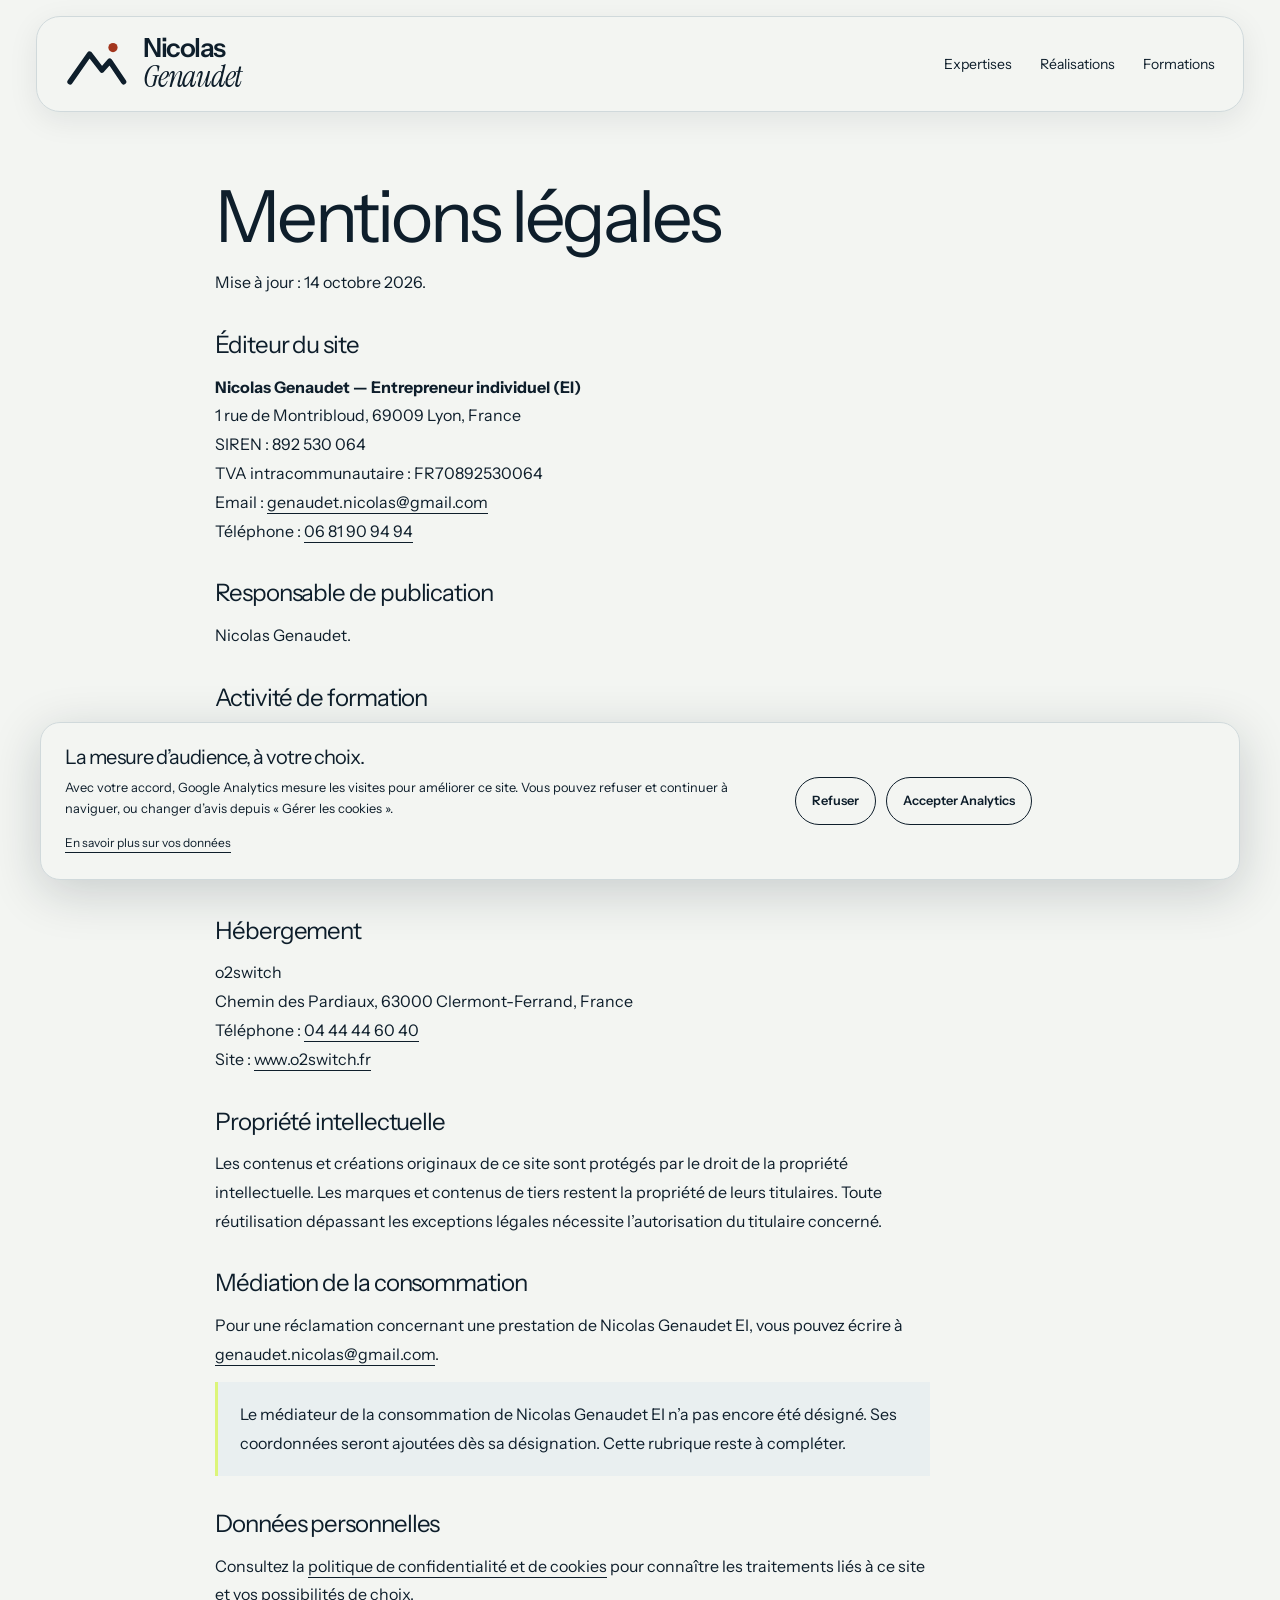
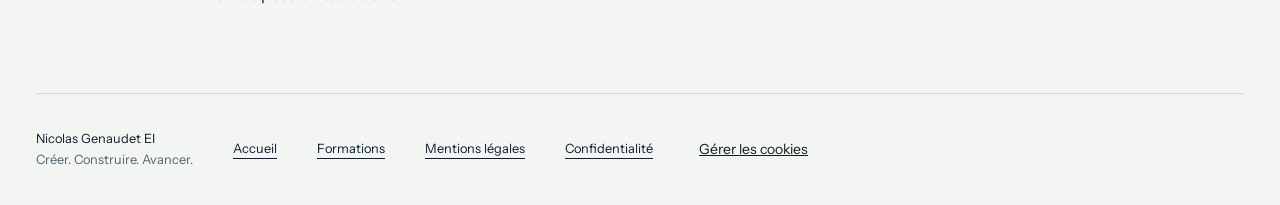
<file: mentions-legales.html>
<!doctype html><html lang="fr"><head><meta charset="utf-8"><meta name="viewport" content="width=device-width,initial-scale=1"><title>Mentions légales | Nicolas Genaudet</title><meta name="description" content="Mentions légales du site nicolas-genaudet.fr, édité par Nicolas Genaudet EI."><link rel="icon" href="assets/favicon.svg" type="image/svg+xml"><link rel="stylesheet" href="styles.css?v=legal-1"><script src="app.js?v=legal-1" defer></script><link rel="canonical" href="https://nicolas-genaudet.fr/mentions-legales.html"><meta name="robots" content="index,follow,max-image-preview:large"><meta name="author" content="Nicolas Genaudet"><meta name="theme-color" content="#0E1E2B"><meta property="og:type" content="website"><meta property="og:locale" content="fr_FR"><meta property="og:site_name" content="Nicolas Genaudet"><meta property="og:title" content="Mentions légales | Nicolas Genaudet"><meta property="og:description" content="Mentions légales du site nicolas-genaudet.fr, édité par Nicolas Genaudet EI."><meta property="og:url" content="https://nicolas-genaudet.fr/mentions-legales.html"><meta property="og:image" content="https://nicolas-genaudet.fr/assets/social-preview.png"><meta property="og:image:width" content="1200"><meta property="og:image:height" content="630"><meta property="og:image:type" content="image/png"><meta property="og:image:alt" content="Nicolas Genaudet — Web, design et transmission."><meta name="twitter:card" content="summary_large_image"><meta name="twitter:title" content="Mentions légales | Nicolas Genaudet"><meta name="twitter:description" content="Mentions légales du site nicolas-genaudet.fr, édité par Nicolas Genaudet EI."><meta name="twitter:image" content="https://nicolas-genaudet.fr/assets/social-preview.png"><meta name="twitter:image:alt" content="Nicolas Genaudet — Web, design et transmission."><script type="application/ld+json">{"@context":"https://schema.org","@graph":[{"@type":"Person","@id":"https://nicolas-genaudet.fr/#person","name":"Nicolas Genaudet","url":"https://nicolas-genaudet.fr/","jobTitle":"Développeur WordPress freelance, designer UX/UI, consultant SEO et formateur","sameAs":["https://www.linkedin.com/in/nicolas-genaudet/","https://formateur-wordpress-lyon.fr/"],"knowsAbout":["WordPress","UX/UI","SEO","Formation","Référentiels DWWM, CDA et CDUI"]},{"@type":"WebSite","@id":"https://nicolas-genaudet.fr/#website","url":"https://nicolas-genaudet.fr/","name":"Nicolas Genaudet","inLanguage":"fr-FR","publisher":{"@id":"https://nicolas-genaudet.fr/#person"}},{"@type":"WebPage","@id":"https://nicolas-genaudet.fr/mentions-legales.html#webpage","url":"https://nicolas-genaudet.fr/mentions-legales.html","name":"Mentions légales | Nicolas Genaudet","description":"Mentions légales du site nicolas-genaudet.fr, édité par Nicolas Genaudet EI.","inLanguage":"fr-FR","isPartOf":{"@id":"https://nicolas-genaudet.fr/#website"},"about":{"@id":"https://nicolas-genaudet.fr/#person"}}]}</script></head><body><a class="skip" href="#main">Aller au contenu</a><header class="header wrap"><a class="brand" href="./" aria-label="Nicolas Genaudet, accueil"><img class="brand-crest" src="assets/crest.svg" alt="" width="64" height="50"><span class="brand-wordmark"><span>Nicolas</span><em>Genaudet</em></span></a><button class="menu-toggle" aria-expanded="false" aria-controls="navigation" hidden>Menu</button><nav id="navigation" aria-label="Navigation principale"><a href="./#expertises">Expertises</a><a href="./#realisations">Réalisations</a><a href="formations.html">Formations</a></nav><a class="button dark header-cta" href="./#contact">Parlons de votre projet</a></header><main id="main" class="wrap legal-content"><h1>Mentions légales</h1><p>Mise à jour : 14 octobre 2026.</p><h2>Éditeur du site</h2><p><strong>Nicolas Genaudet — Entrepreneur individuel (EI)</strong><br>1 rue de Montribloud, 69009 Lyon, France<br>SIREN : 892 530 064<br>TVA intracommunautaire : FR70892530064<br>Email : <a href="mailto:genaudet.nicolas@gmail.com">genaudet.nicolas@gmail.com</a><br>Téléphone : <a href="tel:+33681909494">06 81 90 94 94</a></p><h2>Responsable de publication</h2><p>Nicolas Genaudet.</p><h2>Activité de formation</h2><p>Numéro de déclaration d’activité : <strong>84692278769</strong>. Cet enregistrement ne vaut pas agrément de l’État.</p><p>Les formations personnelles de Nicolas Genaudet sont facturées par Nicolas Genaudet EI. Les programmes Pilot’in présentés dans le catalogue sont proposés par Pilot’in ; leurs modalités d’inscription et de règlement sont à consulter auprès de cet organisme.</p><h2>Hébergement</h2><p>o2switch<br>Chemin des Pardiaux, 63000 Clermont-Ferrand, France<br>Téléphone : <a href="tel:+33444446040">04 44 44 60 40</a><br>Site : <a href="https://www.o2switch.fr/" target="_blank" rel="noopener">www.o2switch.fr</a></p><h2>Propriété intellectuelle</h2><p>Les contenus et créations originaux de ce site sont protégés par le droit de la propriété intellectuelle. Les marques et contenus de tiers restent la propriété de leurs titulaires. Toute réutilisation dépassant les exceptions légales nécessite l’autorisation du titulaire concerné.</p><h2>Médiation de la consommation</h2><p>Pour une réclamation concernant une prestation de Nicolas Genaudet EI, vous pouvez écrire à <a href="mailto:genaudet.nicolas@gmail.com">genaudet.nicolas@gmail.com</a>.</p><p class="notice">Le médiateur de la consommation de Nicolas Genaudet EI n’a pas encore été désigné. Ses coordonnées seront ajoutées dès sa désignation. Cette rubrique reste à compléter.</p><h2>Données personnelles</h2><p>Consultez la <a href="confidentialite.html">politique de confidentialité et de cookies</a> pour connaître les traitements liés à ce site et vos possibilités de choix.</p></main><footer class="wrap footer"><p>Nicolas Genaudet EI<br><span>Créer. Construire. Avancer.</span></p><a href="./">Accueil</a><a href="formations.html">Formations</a><a href="mentions-legales.html">Mentions légales</a><a href="confidentialite.html">Confidentialité</a><button class="cookie-settings" data-cookie-settings>Gérer les cookies</button></footer><aside id="cookie-banner" class="cookie-banner" role="region" aria-label="Préférences de mesure d’audience" hidden><div><h2>La mesure d’audience, à votre choix.</h2><p>Avec votre accord, Google Analytics mesure les visites pour améliorer ce site. Vous pouvez refuser et continuer à naviguer, ou changer d’avis depuis « Gérer les cookies ».</p><a href="confidentialite.html">En savoir plus sur vos données</a></div><div class="cookie-actions"><button data-reject>Refuser</button><button data-accept>Accepter Analytics</button></div></aside><script src="consent.js?v=legal-1" defer></script></body></html>
</file>
<file: styles.css>
@font-face {
  font-family: "Instrument Sans";
  font-style: normal;
  font-weight: 400;
  font-stretch: normal;
  font-display: swap;
  src: url(assets/fonts/instrument-sans-400-normal.ttf) format("truetype");
}
@font-face {
  font-family: "Instrument Sans";
  font-style: normal;
  font-weight: 500;
  font-stretch: normal;
  font-display: swap;
  src: url(assets/fonts/instrument-sans-500-normal.ttf) format("truetype");
}
@font-face {
  font-family: "Instrument Sans";
  font-style: normal;
  font-weight: 600;
  font-stretch: normal;
  font-display: swap;
  src: url(assets/fonts/instrument-sans-600-normal.ttf) format("truetype");
}
@font-face {
  font-family: "Instrument Sans";
  font-style: normal;
  font-weight: 700;
  font-stretch: normal;
  font-display: swap;
  src: url(assets/fonts/instrument-sans-700-normal.ttf) format("truetype");
}
@font-face {
  font-family: "Instrument Serif";
  font-style: italic;
  font-weight: 400;
  font-display: swap;
  src: url(assets/fonts/instrument-serif-400-italic.ttf) format("truetype");
}
@font-face {
  font-family: "Instrument Serif";
  font-style: normal;
  font-weight: 400;
  font-display: swap;
  src: url(assets/fonts/instrument-serif-400-normal.ttf) format("truetype");
}
:root {
  --paper: #f3f5f2;
  --ink: #0e1e2b;
  --muted: #51646b;
  --lime: #dcf57a;
  --panel: #e9eff0;
  --radius: 24px;
  --max: 1360px;
}
* {
  box-sizing: border-box;
}
html {
  scroll-behavior: smooth;
  scroll-padding-top: 128px;
}
body {
  margin: 0;
  padding-top: 128px;
  background: var(--paper);
  color: var(--ink);
  font-family: "Instrument Sans", Arial, Helvetica, sans-serif;
  font-size: 16px;
  line-height: 1.6;
}
a {
  color: inherit;
  text-underline-offset: 5px;
}
button,
input,
textarea,
select {
  font: inherit;
}
button,
a,
input,
textarea,
summary {
  touch-action: manipulation;
}
button {
  cursor: pointer;
}
a,
button,
summary {
  -webkit-tap-highlight-color: transparent;
}
:focus-visible {
  outline: 3px solid #547c08;
  outline-offset: 5px;
}
h1,
h2,
h3,
p {
  margin: 0;
}
h1,
h2,
h3 {
  font-weight: 400;
  line-height: 1.06;
  letter-spacing: -0.045em;
}
h1 {
  font-size: clamp(4rem, 7.8vw, 7.8rem);
}
h2 {
  font-size: clamp(2.4rem, 4vw, 4rem);
}
h3 {
  font-size: 1.6rem;
}
p {
  max-width: 65ch;
}
em {
  font-family: "Instrument Serif", Georgia, serif;
  font-weight: 400;
}
button {
  border: 0;
}
.wrap {
  width: calc(100% - 72px);
  max-width: var(--max);
  margin-inline: auto;
}
.header {
  min-height: 100px;
  display: flex;
  align-items: center;
  gap: 44px;
}
.brand {
  text-decoration: none;
  font-size: 3rem;
  letter-spacing: -0.09em;
  font-weight: 700;
  line-height: 1;
}
.brand span {
  font-size: 2rem;
  vertical-align: top;
  margin-left: 3px;
  color: #55780c;
}
.header nav {
  display: flex;
  gap: 28px;
  margin-left: auto;
}
.header nav a {
  font-size: 0.875rem;
  text-decoration: none;
}
.header nav a:hover,
.header nav a[aria-current] {
  text-decoration: underline;
}
.button {
  display: inline-flex;
  align-items: center;
  justify-content: center;
  padding: 14px 23px;
  border-radius: 50px;
  text-decoration: none;
  font-size: 0.875rem;
  font-weight: 600;
  transition: transform 0.2s, background 0.2s;
}
.button:hover {
  transform: translateY(-3px);
}
.dark {
  background: var(--ink);
  color: white;
}
.lime {
  background: var(--lime);
  color: var(--ink);
}
.light {
  background: white;
  color: var(--ink);
}
.hero {
  min-height: 740px;
  position: relative;
  overflow: hidden;
  border-radius: var(--radius);
  color: white;
  background: linear-gradient(
      90deg,
      rgba(5, 25, 34, 0.88),
      rgba(5, 25, 34, 0.1)
    ),
    url("assets/mountains.jpg") center 55% / cover, #193f48;
  padding: 72px 64px 36px;
  display: flex;
  flex-direction: column;
  justify-content: space-between;
}
.hero h1 {
  margin: 24px 0;
}
.hero-content > p:not(.eyebrow) {
  margin-bottom: 30px;
  font-size: 1.125rem;
}
.eyebrow {
  text-transform: uppercase;
  letter-spacing: 0.12em;
  font-size: 0.75rem;
  font-weight: 600;
  margin-bottom: 22px;
}
.hero-bottom {
  display: flex;
  justify-content: space-between;
  font-size: 0.8rem;
  border-top: 1px solid #ffffff50;
  padding-top: 20px;
  margin-top: 60px;
}
.image-credit {
  position: absolute;
  right: 30px;
  top: 25px;
  font-size: 0.65rem;
  writing-mode: vertical-rl;
  opacity: 0.8;
}
.section {
  padding-block: 110px;
}
.split,
.section-head {
  display: flex;
  justify-content: space-between;
  gap: 60px;
  align-items: end;
}
.split > p {
  max-width: 430px;
  color: var(--muted);
}
.problems {
  display: grid;
  grid-template-columns: repeat(3, 1fr);
  gap: 48px;
  margin-top: 65px;
}
.problems article {
  border-top: 1px solid #cbd4d7;
  padding-top: 22px;
}
.problems span {
  font-size: 0.8rem;
  color: var(--muted);
}
.problems h3 {
  font-size: 1.4rem;
  margin: 28px 0 15px;
}
.problems p {
  color: var(--muted);
}
.panel {
  padding: 60px;
  background: var(--panel);
  border-radius: var(--radius);
}
.section-head {
  margin-bottom: 44px;
}
.section-head > p {
  font-size: 0.875rem;
  color: var(--muted);
  flex-shrink: 0;
}
.expertise-grid {
  display: grid;
  grid-template-columns: 1.15fr 1fr 1fr;
  gap: 16px;
}
.expertise {
  padding: 32px;
  background: #f9fbfa;
  border-radius: 20px;
  display: flex;
  flex-direction: column;
  gap: 32px;
  justify-content: space-between;
}
.expertise h3 {
  font-size: 2rem;
}
.expertise p {
  font-size: 0.95rem;
  color: var(--muted);
}
.expertise .eyebrow {
  margin: 0;
}
.expertise.primary {
  background: var(--ink);
  color: white;
  grid-row: span 2;
  min-height: 570px;
}
.primary h3 {
  font-size: 2.7rem;
  margin-bottom: 22px;
}
.primary p {
  color: #d1dce0;
}
.expertise a {
  font-size: 0.875rem;
}
.accent {
  background: var(--lime);
}
.accent p {
  color: var(--ink);
}
.wide {
  grid-column: span 2;
  flex-direction: row;
  gap: 35px;
}
.wide > div {
  flex: 1;
}
.wide p {
  margin-bottom: 22px;
}
.steps {
  padding: 0;
  list-style: none;
  display: grid;
  grid-template-columns: repeat(4, 1fr);
  gap: 32px;
}
.steps li {
  border-top: 1px solid #b7c6ca;
  padding-top: 20px;
}
.steps span {
  font-size: 0.75rem;
  text-transform: uppercase;
  letter-spacing: 0.08em;
}
.steps h3 {
  margin: 26px 0 16px;
  font-size: 1.4rem;
}
.steps p {
  color: var(--muted);
  font-size: 0.95rem;
}
.projects {
  display: grid;
  grid-template-columns: repeat(3, minmax(0, 1fr));
  gap: 28px;
}
.project {
  min-width: 0;
}
.project-identity {
  display: flex;
  flex-direction: column;
  align-items: flex-start;
  justify-content: space-between;
  gap: 24px;
  position: relative;
  overflow: hidden;
  isolation: isolate;
  text-decoration: none;
}
.project-identity::before {
  content: "";
  position: absolute;
  width: 280px;
  height: 280px;
  right: -120px;
  top: 65px;
  border: 1px solid currentColor;
  border-radius: 50%;
  opacity: .15;
  z-index: -1;
  pointer-events: none;
}
.project-visual.altc-project {
  background: var(--lime);
  color: var(--ink);
}
.project-visual.btb-project {
  background: var(--ink);
  color: var(--paper);
}
.project-wordmark {
  font-size: clamp(2.2rem, 3.5vw, 3.6rem);
  font-weight: 600;
  line-height: 1;
  letter-spacing: -.055em;
}
.project-wordmark > span {
  display: block;
  margin-top: 12px;
  font-family: "Instrument Serif", Georgia, serif;
  font-style: italic;
  font-weight: 400;
  font-size: .8em;
  line-height: 1.1;
  letter-spacing: -.025em;
}
.btb-project .project-wordmark > span {
  color: var(--lime);
}
.project-caption {
  font-size: .75rem;
  line-height: 1.5;
}
.projects .project-title {
  display: block;
}
.projects .project-title > span {
  display: block;
  margin-top: 8px;
}
@media (min-width: 761px) and (max-width: 1100px) {
  .projects {
    grid-template-columns: repeat(2, minmax(0, 1fr));
  }
}
.project-visual {
  height: 370px;
  border-radius: 22px;
  padding: 26px;
  background: #dce3df;
}
.workspace {
  background: url("assets/workspace.jpg") center/cover;
}
.pill {
  display: inline-block;
  border-radius: 30px;
  background: var(--paper);
  color: var(--ink);
  font-size: 0.75rem;
  padding: 8px 14px;
}
.project-type {
  background: #dce7ec;
  display: flex;
  flex-direction: column;
  justify-content: space-between;
}
.project-type p {
  font-size: 3rem;
  letter-spacing: -0.05em;
  line-height: 1.1;
}
.project-type > span:last-child {
  font-size: 0.8rem;
}
.project-title {
  display: flex;
  gap: 20px;
  justify-content: space-between;
  align-items: center;
  margin: 24px 0 14px;
}
.project-title h3 {
  font-size: 1.35rem;
}
.project-title > span {
  font-size: 0.75rem;
  color: var(--muted);
}
summary {
  cursor: pointer;
  font-size: 0.875rem;
  padding: 12px 0;
}
details p {
  padding: 8px 0 20px;
  color: var(--muted);
  font-size: 0.9rem;
}
.personal-section {
  background: var(--ink);
  color: white;
  border-radius: 32px;
}
.personal-section .section-head > p {
  color: #c4d3d9;
}
.personal-bento {
  display: grid;
  grid-template-columns: 1.2fr 1fr;
  gap: 20px;
}
.personal-bento article {
  border-radius: 22px;
  overflow: hidden;
  min-width: 0;
}
.mountain-card {
  background: linear-gradient(0deg, #051b29df, transparent 80%),
    url("assets/mountains.jpg") center/cover;
  min-height: 530px;
  padding: 34px;
  display: flex;
  flex-direction: column;
  justify-content: space-between;
  align-items: start;
}
.mountain-card h3,
.renovation-card h3 {
  font-size: 2.8rem;
  margin-bottom: 22px;
}
.mountain-card p {
  color: #e1e9ec;
}
.sport-card {
  background: #f1f5f3;
  color: var(--ink);
  padding: 36px;
}
.sport-card h3 {
  font-size: 2.6rem;
}
.muted {
  color: var(--muted);
  font-size: 0.875rem;
  margin-top: 15px;
}
.sport-list {
  margin-top: 24px;
}
.sport-list details {
  border-bottom: 1px solid #c5d1d3;
}
.sport-list summary {
  font-size: 1.1rem;
  min-height: 55px;
}
.sport-list summary span {
  float: right;
  font-size: 0.8rem;
}
.renovation-card {
  min-height: 430px;
  display: flex;
  flex-direction: column;
  justify-content: space-between;
  align-items: start;
  padding: 34px;
  background: linear-gradient(0deg, #091b26b3, #091b2614),
    url("assets/renovation.png") center 55% / cover;
}
.renovation-card p {
  max-width: 43ch;
  margin-bottom: 15px;
}
.small {
  font-size: 0.8rem;
}
.manifesto {
  background: var(--lime);
  color: var(--ink);
  padding: 36px;
  display: flex;
  flex-direction: column;
  justify-content: space-between;
  gap: 24px;
}
.manifesto > span {
  font-size: 4rem;
  line-height: 1;
}
.manifesto p {
  font-size: 2.6rem;
  line-height: 1.15;
  letter-spacing: -0.04em;
}
.about {
  display: grid;
  grid-template-columns: 1fr 1fr;
  gap: 100px;
}
.about p {
  margin-bottom: 22px;
  color: var(--muted);
}
.about .lead {
  font-size: 1.5rem;
  color: var(--ink);
  line-height: 1.4;
}
.text-link {
  display: inline-block;
  font-size: 0.9rem;
  margin-top: 10px;
}
.testimonial {
  background: var(--panel);
  border-radius: 24px;
  text-align: center;
  padding: 65px 25px;
}
.testimonial p {
  margin: 0 auto 22px;
}
.testimonial h2 {
  margin-bottom: 26px;
}
.contact-panel {
  background: var(--ink);
  color: white;
  border-radius: 24px;
  padding: 60px;
  display: grid;
  grid-template-columns: 1.25fr 1fr;
  gap: 70px;
}
.contact-panel h2 {
  margin-bottom: 26px;
}
.contact-panel p {
  color: #d6e0e4;
  margin-bottom: 28px;
}
.contact-panel .button {
  margin-bottom: 15px;
}
.contact-panel form {
  border-left: 1px solid #ffffff30;
  padding-left: 45px;
}
.contact-panel h3 {
  margin-bottom: 16px;
}
.contact-panel label {
  display: block;
  font-size: 0.875rem;
  margin-bottom: 7px;
}
input,
textarea,
select {
  width: 100%;
  border: 1px solid #b4c8cc;
  border-radius: 8px;
  padding: 11px;
  background: #fff;
  color: var(--ink);
  margin-bottom: 18px;
}
textarea {
  resize: vertical;
}
.footer {
  display: flex;
  align-items: center;
  gap: 40px;
  border-top: 1px solid #d0d9db;
  padding-block: 35px;
  flex-wrap: wrap;
}
.footer p,
.footer a:not(.brand) {
  font-size: 0.8rem;
}
.footer p span,
.footer small {
  color: var(--muted);
}
.footer small {
  margin-left: auto;
  font-size: 0.75rem;
}
.skip {
  position: fixed;
  top: -100px;
  left: 20px;
  background: white;
  padding: 12px;
  z-index: 99;
}
.skip:focus {
  top: 15px;
}
.menu-toggle {
  border: 1px solid var(--ink);
  border-radius: 30px;
  padding: 8px 18px;
  background: transparent;
}
.reveal-ready {
  opacity: 0;
  transform: translateY(20px);
  transition: opacity 0.7s, transform 0.7s;
}
.reveal-ready.visible {
  opacity: 1;
  transform: none;
}
.expertise,
.manifesto {
  transition: transform 0.25s;
}
.expertise:hover,
.manifesto:hover {
  transform: translateY(-4px);
}
.training-hero {
  padding: 80px 0 70px;
}
.training-hero h1 {
  font-size: clamp(3.5rem, 7vw, 6.7rem);
  max-width: 1000px;
}
.training-hero p:not(.eyebrow) {
  margin-top: 25px;
  max-width: 620px;
  color: var(--muted);
}
.training-bar {
  display: flex;
  gap: 20px;
  align-items: center;
  flex-wrap: wrap;
  margin-bottom: 35px;
}
.filters {
  display: flex;
  gap: 8px;
  flex-wrap: wrap;
}
.filters button {
  border: 1px solid #b4c4c9;
  border-radius: 30px;
  background: transparent;
  padding: 10px 20px;
  color: var(--ink);
}
.filters button[aria-pressed="true"] {
  background: var(--ink);
  color: white;
}
.course-grid {
  display: grid;
  grid-template-columns: repeat(3, 1fr);
  gap: 20px;
}
.course {
  padding: 32px;
  border-radius: 22px;
  background: var(--panel);
  display: flex;
  flex-direction: column;
  gap: 25px;
  min-height: 340px;
}
.course h2,
.course h3 {
  font-size: 2rem;
}
.course p {
  color: var(--muted);
}
.course a {
  margin-top: auto;
}
.course:nth-child(2) {
  background: var(--lime);
}
.notice {
  padding: 18px 22px;
  border-left: 3px solid #6c8e22;
  background: #edf3df;
  margin-bottom: 30px;
  font-size: 0.9rem;
}
.training-footer {
  margin-top: 65px;
  padding: 40px;
  background: var(--ink);
  color: white;
  border-radius: 22px;
  display: flex;
  align-items: center;
  justify-content: space-between;
  gap: 24px;
}
.training-footer h2 {
  font-size: 2rem;
}
.agency-summary {
  max-width: 58ch;
  margin-top: 16px;
}
.agency-announcement > .button {
  flex-shrink: 0;
}
.empty {
  grid-column: 1/-1;
  padding: 40px;
  border: 1px solid #bdcace;
  border-radius: 20px;
}
[hidden] {
  display: none !important;
}
@media (min-width: 1600px) {
  .hero {
    min-height: 800px;
  }
}
@media (max-width: 1100px) {
  .header {
    gap: 22px;
  }
  .header nav {
    gap: 18px;
  }
  .header-cta {
    display: none;
  }
  .hero {
    padding: 50px;
    min-height: 680px;
  }
  .panel {
    padding: 35px;
  }
  .expertise {
    padding: 25px;
  }
  .contact-panel {
    padding: 40px;
    gap: 35px;
  }
  .contact-panel form {
    padding-left: 25px;
  }
  .about {
    gap: 45px;
  }
  .section-head {
    gap: 30px;
  }
  .course-grid {
    grid-template-columns: repeat(2, 1fr);
  }
}
@media (max-width: 760px) {
  .wrap {
    width: calc(100% - 32px);
  }
  .header {
    min-height: 80px;
    flex-wrap: wrap;
    gap: 16px;
    padding-block: 14px;
  }
  .header nav {
    width: 100%;
    flex-wrap: wrap;
    margin: 0;
    gap: 12px 24px;
    padding: 10px 0;
  }
  .header .menu-toggle {
    display: block;
    margin-left: auto;
  }
  .hero {
    padding: 40px 25px 25px;
    min-height: 665px;
  }
  .hero h1 {
    font-size: 4.5rem;
  }
  .hero .eyebrow {
    max-width: 230px;
  }
  .hero-bottom {
    display: block;
  }
  .hero-bottom span {
    display: block;
    margin-top: 8px;
  }
  .image-credit {
    right: 10px;
  }
  .section {
    padding-block: 70px;
  }
  .split,
  .section-head {
    display: block;
  }
  .split > p,
  .section-head > p {
    margin-top: 25px;
  }
  .problems,
  .steps {
    grid-template-columns: 1fr;
    gap: 28px;
  }
  .problems {
    margin-top: 35px;
  }
  .problems h3 {
    margin-top: 15px;
  }
  .panel {
    padding: 32px 20px;
  }
  .expertise-grid,
  .personal-bento,
  .projects,
  .about,
  .contact-panel,
  .course-grid {
    grid-template-columns: 1fr;
  }
  .expertise.primary {
    grid-row: auto;
    min-height: 380px;
  }
  .wide {
    grid-column: auto;
    flex-direction: column;
  }
  .expertise {
    min-height: 250px;
  }
  .project-visual {
    height: 320px;
  }
  .project-title {
    display: block;
  }
  .project-title > span {
    display: block;
    margin-top: 10px;
  }
  .mountain-card {
    min-height: 440px;
  }
  .mountain-card h3,
  .renovation-card h3 {
    font-size: 2.25rem;
  }
  .sport-card,
  .manifesto,
  .renovation-card,
  .mountain-card {
    padding: 28px;
  }
  .manifesto {
    min-height: 370px;
  }
  .about {
    gap: 30px;
  }
  .contact-panel {
    padding: 30px 22px;
    gap: 40px;
  }
  .contact-panel form {
    padding: 35px 0 0;
    border-left: 0;
    border-top: 1px solid #ffffff40;
  }
  .footer {
    gap: 25px;
  }
  .footer small {
    width: 100%;
    margin: 0;
  }
  .training-hero {
    padding-top: 45px;
  }
  .training-footer {
    display: block;
  }
  .training-footer a {
    margin-top: 24px;
  }
  .project-type p {
    font-size: 2.5rem;
  }
}
@media (prefers-reduced-motion: reduce) {
  html {
    scroll-behavior: auto;
  }
  *,
  *::before,
  *::after {
    animation: none !important;
    transition: none !important;
  }
  .reveal-ready {
    opacity: 1;
    transform: none;
  }
  .button:hover,
  .expertise:hover,
  .manifesto:hover {
    transform: none;
  }
}
/* Navigation et typographie fluides, y compris sur les petits téléphones. */
.menu-toggle {
  display: none;
}
@media (max-width: 760px) {
  .hero h1 {
    font-size: clamp(3rem, 10vw, 4.5rem);
  }
  .header .menu-toggle {
    display: block;
  }
}
@media print {
  .reveal-ready {
    opacity: 1;
    transform: none;
  }
  .menu-toggle,
  form {
    display: none;
  }
}

/* Actualité sportive et accents éditoriaux. */
.race-banner {
  background: var(--lime);
  color: var(--ink);
  padding: 12px 24px;
  margin: 0px 0 10px;
}
.race-banner a {
  display: flex;
  justify-content: center;
  align-items: center;
  flex-wrap: wrap;
  gap: 8px 28px;
  text-decoration: none;
  font-size: 0.875rem;
}
.race-banner a:hover strong {
  text-decoration: underline;
  text-underline-offset: 4px;
}
.race-banner strong {
  font-weight: 700;
}
.hero .hero-content > p.hero-name {
  font-size: clamp(1.75rem, 3vw, 2.8rem);
  font-weight: 600;
  letter-spacing: -0.04em;
  line-height: 1.15;
  margin-bottom: 32px;
}
.hero-name span {
  display: block;
  font-size: 0.75rem;
  text-transform: uppercase;
  letter-spacing: 0.14em;
  margin-top: 12px;
  font-weight: 400;
}
.hero h1 {
  font-size: clamp(3rem, 6.4vw, 6.1rem);
  line-height: 1.04;
}
.hero h1 em {
  color: var(--lime);
}
.hero-content > p:not(.hero-name) {
  max-width: 560px;
}
.title-accent {
  color: #a3361e;
  font-family: "Instrument Serif", Georgia, serif;
  font-style: italic;
}
.personal-section .title-accent,
.contact-panel .title-accent {
  color: var(--lime);
}
.expertise:not(.primary) h3 {
  color: #a3361e;
}
.sport-highlight {
  color: var(--lime);
}
.mountain-card {
  min-height: 570px;
}
.mountain-card h3 {
  font-size: clamp(2rem, 3.2vw, 2.8rem);
}
.mountain-card p {
  max-width: 45ch;
}
.training-hero h1 em {
  color: #a3361e;
}
@media (max-width: 760px) {
  .race-banner {
    padding: 12px 18px;
  }
  .race-banner a {
    gap: 4px 16px;
    font-size: 0.8rem;
    text-align: center;
  }
  .race-banner strong {
    width: 100%;
  }
  .hero h1 {
    font-size: clamp(2.45rem, 8.5vw, 4rem);
  }
  .hero .hero-content > p.hero-name {
    font-size: 1.9rem;
  }
  .hero {
    padding-top: 32px;
  }
  .mountain-card {
    min-height: 510px;
  }
}

.nitaski-project {
  display: block;
  position: relative;
  overflow: hidden;
  background: #cbdde6;
}
.nitaski-project img {
  position: absolute;
  inset: 0;
  width: 100%;
  height: 100%;
  object-fit: cover;
  transition: transform 0.45s;
}
.nitaski-project:hover img,
.nitaski-project:focus-visible img {
  transform: scale(1.035);
}
.nitaski-project .pill {
  position: relative;
  z-index: 1;
}
.project-description {
  color: var(--muted);
  font-size: 0.95rem;
}
@media (prefers-reduced-motion: reduce) {
  .nitaski-project:hover img,
  .nitaski-project:focus-visible img {
    transform: none;
  }
}

/* Témoignages réels et photographie personnelle de rénovation. */
.testimonial-grid {
  display: grid;
  grid-template-columns: 1.15fr 1fr;
  gap: 24px;
  text-align: left;
  margin: 40px 0 20px;
}
.review {
  margin: 0;
  background: white;
  border-radius: 20px;
  padding: 34px;
  display: flex;
  flex-direction: column;
  justify-content: space-between;
  gap: 30px;
}
.review blockquote {
  margin: 0;
}
.testimonial .review p {
  margin: 0;
  line-height: 1.7;
  font-size: 1rem;
}
.review figcaption {
  display: flex;
  flex-direction: column;
  gap: 5px;
  font-size: 0.875rem;
}
.review figcaption strong {
  font-size: 1rem;
}
.review-source {
  font-size: 0.75rem;
  color: var(--muted);
  margin-top: 8px;
}
.review-highlight {
  background: var(--lime);
}
.testimonial .review-highlight p {
  font-size: clamp(1.4rem, 2.2vw, 2rem);
  line-height: 1.4;
  letter-spacing: -0.025em;
}
.renovation-card {
  min-height: 510px;
}
@media (max-width: 760px) {
  .testimonial-grid {
    grid-template-columns: 1fr;
  }
  .review {
    padding: 25px;
  }
  .renovation-card {
    min-height: 540px;
  }
}

/* Identité La Crête : marque, rythme typographique et déclinaisons. */
.brand {
  display: inline-flex;
  align-items: center;
  gap: 14px;
  flex-shrink: 0;
  letter-spacing: normal;
}
.brand-crest {
  width: 64px;
  height: 50px;
  object-fit: contain;
}
.brand .brand-wordmark {
  display: flex;
  flex-direction: column;
  margin: 0;
  color: var(--ink);
  font-size: 1.65rem;
  line-height: 0.96;
  letter-spacing: -0.055em;
}
.brand .brand-wordmark > span {
  font-size: inherit;
  color: inherit;
  margin: 0;
  font-weight: 600;
}
.brand-wordmark em {
  font-size: 1.95rem;
  line-height: 1.02;
  letter-spacing: -0.04em;
}
.header {
  gap: 30px;
  min-height: 96px;
  position: fixed;
  top: 16px;
  left: 0;
  right: 0;
  z-index: 50;
  padding: 18px 28px;
  border: 1px solid #d0d9db;
  border-radius: var(--radius);
  background: var(--paper);
  box-shadow: 0 8px 30px #0e1e2b14;
  max-height: calc(100dvh - 32px);
  overflow-y: auto;
}
.manifesto-crest {
  width: 100px;
  height: 78px;
  object-fit: contain;
}
.hero-name {
  font-weight: 600;
}
.hero h1 em,
.title-accent,
.manifesto em,
.training-hero h1 em {
  font-weight: 400;
}
.hero h1 em {
  font-size: 1.08em;
}
.title-accent {
  font-size: 1.08em;
}
.expertise.primary h3 {
  color: var(--paper);
}
.footer .brand {
  margin-right: 8px;
}
@media (max-width: 1100px) {
  .header {
    gap: 20px;
  }
  .header nav {
    gap: 20px;
  }
}
@media (max-width: 1000px) {
  .header {
    min-height: 80px;
    top: 12px;
    width: calc(100% - 32px);
    padding: 16px 20px;
    border-radius: 20px;
    flex-wrap: wrap;
    gap: 16px;
  }
  body {
    padding-top: 108px;
  }
  html {
    scroll-padding-top: 108px;
  }
  .header .menu-toggle {
    display: block;
    margin-left: auto;
  }
  .brand-crest {
    width: 50px;
    height: 42px;
  }
  .brand {
    gap: 10px;
  }
  .brand .brand-wordmark {
    font-size: 1.4rem;
  }
  .brand-wordmark em {
    font-size: 1.65rem;
  }
  .header nav {
    width: 100%;
    flex-wrap: wrap;
    margin: 0;
    padding: 12px 0 0;
    border-top: 1px solid #d0d9db;
    gap: 12px 24px;
  }
}
@media (max-width: 760px) {
  .hero h1 {
    font-size: clamp(2.3rem, 8vw, 4rem);
  }
}

@media print {
  body {
    padding-top: 0;
  }
  .header {
    position: static;
    max-height: none;
    box-shadow: none;
  }
}

/* Formulaire de projet à étapes. */
.contact-panel {
  grid-template-columns: minmax(0, 0.8fr) minmax(0, 1.2fr);
  gap: 48px;
}
.contact-panel > div,
.project-form {
  min-width: 0;
}
.project-progress {
  margin-bottom: 32px;
}
.contact-panel .project-progress p {
  margin-bottom: 12px;
  color: var(--lime);
}
.project-progress ol {
  display: grid;
  grid-template-columns: repeat(4, 1fr);
  gap: 8px;
  list-style: none;
  margin: 0;
  padding: 0;
}
.project-progress li {
  border-top: 3px solid #ffffff35;
  padding-top: 10px;
  font-size: 0.72rem;
  color: #b8c8ce;
}
.project-progress li[aria-current],
.project-progress li.is-complete {
  border-color: var(--lime);
  color: var(--lime);
}
.project-step h3 {
  font-size: clamp(1.6rem, 2.5vw, 2.2rem);
  line-height: 1.15;
}
.project-step h3:focus {
  outline: none;
}
.project-fields {
  display: grid;
  grid-template-columns: repeat(2, minmax(0, 1fr));
  gap: 0 16px;
}
.project-question {
  border: 0;
  padding: 0;
  margin: 0 0 24px;
  min-width: 0;
}
.project-question legend {
  font-size: 0.9rem;
  font-weight: 600;
  margin-bottom: 12px;
  padding: 0;
}
.project-choices {
  display: grid;
  grid-template-columns: repeat(2, minmax(0, 1fr));
  gap: 10px;
}
.contact-panel .project-choice {
  display: flex;
  align-items: center;
  gap: 10px;
  border: 1px solid #ffffff45;
  border-radius: 12px;
  padding: 13px;
  margin: 0;
  cursor: pointer;
  background: #ffffff05;
  line-height: 1.4;
}
.project-choice:hover {
  border-color: var(--lime);
}
.project-choice:has(input:checked) {
  background: var(--lime);
  border-color: var(--lime);
  color: var(--ink);
}
.project-choice:has(input:focus-visible) {
  outline: 3px solid var(--lime);
  outline-offset: 3px;
}
.project-choice input {
  width: 18px;
  height: 18px;
  flex: 0 0 18px;
  margin: 0;
  accent-color: #456113;
}
.project-actions {
  display: flex;
  justify-content: space-between;
  gap: 12px;
  flex-wrap: wrap;
  margin-top: 28px;
}
.project-actions .project-next,
.project-actions .project-download {
  margin-left: auto;
}
.project-back {
  background: transparent;
  color: white;
  border: 1px solid #ffffff60;
}
.contact-panel .project-privacy {
  margin: 10px 0 12px;
  font-size: 0.75rem;
  color: #b8c8ce;
}
.project-form #form-status:not(:empty) {
  border-left: 3px solid var(--lime);
  padding: 12px 16px;
  background: #ffffff0a;
  margin-top: 20px;
}
@media (max-width: 1000px) {
  .contact-panel {
    grid-template-columns: 1fr;
  }
  .contact-panel form {
    padding: 32px 0 0;
    border-left: 0;
    border-top: 1px solid #ffffff30;
  }
}
@media (max-width: 480px) {
  .project-fields,
  .project-choices {
    grid-template-columns: 1fr;
  }
  .project-progress li {
    font-size: 0.65rem;
  }
  .project-actions .button {
    padding: 12px 16px;
  }
}

/* À appliquer au conteneur portant l’image de fond. */
.background-overlay {
  position: relative;
  isolation: isolate;
}

.background-overlay::before {
  content: "";
  position: absolute;
  inset: 0;
  z-index: -1;
  border-radius: inherit;
  pointer-events: none;
  opacity: 0.4;
  background: linear-gradient(
    110deg,
    rgba(14, 30, 43, 0.9) 0%,
    rgba(14, 30, 43, 0.6) 48%,
    rgba(14, 30, 43, 0.15) 100%
  );
}

@media (max-width: 760px) {
  .background-overlay::before {
    background: linear-gradient(
      180deg,
      rgba(14, 30, 43, 0.55) 0%,
      rgba(14, 30, 43, 0.9) 100%
    );
  }
}

/* Annonce du programme d’accompagnement sportif. */
.coaching-hero {
  padding: 70px 64px;
  min-height: 660px;
  border-radius: var(--radius);
  color: var(--paper);
  background: linear-gradient(
      110deg,
      rgba(14, 30, 43, 0.94),
      rgba(14, 30, 43, 0.55)
    ),
    url("assets/mountains.jpg") center/cover;
}
.coaching-hero h1 {
  max-width: 1050px;
  font-size: clamp(2.6rem, 5.6vw, 5.6rem);
  line-height: 1.08;
}
.coaching-hero h1 em {
  color: var(--lime);
}
.coaching-intro {
  display: flex;
  align-items: center;
  justify-content: space-between;
  gap: 30px;
  border-top: 1px solid #ffffff50;
  margin-top: 48px;
  padding-top: 28px;
}
.coaching-intro p {
  color: #d6e0e4;
}
.coaching-goal {
  display: grid;
  grid-template-columns: 1fr 1fr;
  gap: 70px;
}
.coaching-goal p {
  margin-bottom: 24px;
  color: var(--muted);
}
.coaching-goal .lead {
  font-size: 1.5rem;
  color: var(--ink);
}
.coaching-goal .coaching-mail-note {
  margin-top: 18px;
  overflow-wrap: anywhere;
}
@media (min-width: 1101px) and (max-width: 1300px) {
  .header-cta {
    display: none;
  }
}
@media (max-width: 760px) {
  .coaching-hero {
    padding: 40px 24px;
    min-height: auto;
  }
  .coaching-intro {
    align-items: flex-start;
    flex-direction: column;
  }
  .coaching-goal {
    grid-template-columns: 1fr;
    gap: 32px;
  }
}

.contact-columns {
  display: grid;
  grid-template-columns: minmax(0, 0.8fr) minmax(0, 1.2fr);
  align-items: start;
  gap: 48px;
}

.contact-intro h2 {
  margin-bottom: 26px;
}

.contact-form-column {
  min-width: 0;
}

@media (max-width: 767px) {
  .contact-columns {
    grid-template-columns: 1fr;
    gap: 32px;
  }
}

.contact-iframe-wrapper {
  overflow: hidden;
  border-radius: 24px;
  background: #ffffff;
  margin-bottom: 20px;
}

.contact-iframe {
  display: block;
  width: 100%;
  height: 750px;
  border: 0;
}

@media (max-width: 767px) {
  .contact-iframe-wrapper {
    border-radius: 16px;
  }

  .contact-iframe {
    height: 850px;
  }
}

.fillout-form-wrapper {
  width: 100%;
  max-width: 1200px;
  margin: 0 auto;
  padding: 20px;
  box-sizing: border-box;
}

.fillout-form {
  display: block;
  width: 100%;
  height: 100%;
  border: 0;
  border-radius: 16px;
  background: #ffffff;
}

/* Tablette */
@media (max-width: 1024px) {
  .fillout-form-wrapper {
    padding: 16px;
  }

  .fillout-form {
    min-height: 700px;
  }
}

/* Mobile */
@media (max-width: 767px) {
  .fillout-form-wrapper {
    padding: 0;
  }

  .fillout-form {
    min-height: 750px;
    border-radius: 0;
  }
}

/* Pages de services et liens depuis l’accueil. */
.service-hero {
  padding-block: 32px 72px;
}
.service-breadcrumb {
  color: var(--muted);
  font-size: .8rem;
  margin-bottom: 44px;
}
.service-hero h1 {
  max-width: 1050px;
  font-size: clamp(2.8rem, 6.8vw, 6.5rem);
}
.service-lead {
  font-size: 1.2rem;
  color: var(--muted);
  margin-block: 28px;
}
.service-overview > p,
.service-proof > p:not(.eyebrow),
.service-contact > p {
  margin-block: 26px;
}
.service-overview h2 {
  max-width: 24ch;
}
.service-grid {
  display: grid;
  grid-template-columns: repeat(3, minmax(0, 1fr));
  gap: 20px;
  margin-top: 40px;
}
.service-grid .expertise {
  justify-content: flex-start;
  gap: 20px;
}
.service-grid h3 {
  font-size: 1.6rem;
}
.service-proof {
  padding: 48px;
  border-radius: var(--radius);
  background: var(--lime);
}
.service-faq {
  display: grid;
  grid-template-columns: 1fr 1.2fr;
  gap: 60px;
}
.service-faq details {
  border-bottom: 1px solid #cbd4d7;
}
.service-faq summary {
  padding-block: 20px;
  font-size: 1rem;
  font-weight: 600;
}
.service-contact {
  background: var(--ink);
  color: white;
  border-radius: var(--radius);
  padding: 56px;
}
.service-contact p {
  color: #d6e0e4;
}
.service-related {
  display: flex;
  flex-wrap: wrap;
  gap: 16px 32px;
  padding-block: 48px;
}
.service-related .eyebrow {
  flex-basis: 100%;
  margin: 0;
}
.service-home {
  display: grid;
  grid-template-columns: 1fr 1fr;
  gap: 60px;
  padding-top: 80px;
}
.service-home h2 {
  margin-bottom: 24px;
}
.service-home-links a {
  display: grid;
  grid-template-columns: 1fr auto;
  gap: 6px 16px;
  padding: 22px 0;
  border-bottom: 1px solid #cbd4d7;
  text-decoration: none;
}
.service-home-links a:hover strong {
  text-decoration: underline;
}
.service-home-links a > span:first-of-type {
  grid-column: 1;
  color: var(--muted);
  font-size: .9rem;
}
.service-home-links a > span:last-child {
  grid-column: 2;
  grid-row: 1 / 3;
  align-self: center;
  font-size: 1.5rem;
}
@media (max-width: 1000px) {
  .service-grid {
    grid-template-columns: 1fr;
  }
  .service-grid .expertise {
    min-height: auto;
  }
}
@media (max-width: 760px) {
  .service-hero {
    padding-block: 24px 48px;
  }
  .service-breadcrumb {
    margin-bottom: 30px;
  }
  .service-home,
  .service-faq {
    grid-template-columns: 1fr;
    gap: 28px;
  }
  .service-home {
    padding-top: 56px;
  }
  .service-proof,
  .service-contact {
    padding: 32px 22px;
  }
}

/* Micro-interactions communes à toutes les pages. */
.reading-progress {
  position: fixed;
  inset: 0 0 auto;
  height: 3px;
  z-index: 100;
  background: var(--lime);
  transform-origin: left center;
  pointer-events: none;
}
.motion-word { display: inline-block; }
.motion-enabled .button,
.motion-enabled .expertise {
  transition-property: background, box-shadow, border-color;
}
.motion-enabled .button:hover,
.motion-enabled .expertise:hover { transform: none; }
.header nav a { position: relative; }
.header nav a::after {
  content: '';
  position: absolute;
  inset: auto 0 -6px;
  height: 2px;
  background: var(--ink);
  transform: scaleX(0);
  transform-origin: left;
  transition: transform 0.25s ease;
}
.header nav a:hover,
.header nav a:focus-visible,
.header nav a.is-active,
.header nav a[aria-current] { text-decoration: none; }
.header nav a:hover::after,
.header nav a:focus-visible::after,
.header nav a.is-active::after,
.header nav a[aria-current]::after { transform: scaleX(1); }
.course,
.review,
.project-visual,
.problems article,
.service-home-links a {
  transition: box-shadow 0.3s ease, background-color 0.3s ease;
}
.course:hover,
.course:focus-within,
.review:hover,
.project-visual:hover,
.project-visual:focus-visible,
.expertise:hover,
.expertise:focus-within { box-shadow: 0 16px 35px rgb(14 30 43 / 10%); }
.button:hover,
.button:focus-visible { box-shadow: 0 6px 20px rgb(14 30 43 / 15%); }
.text-link,
.course a,
.expertise a,
.footer > a:not(.brand) {
  text-decoration-thickness: 1px;
  transition: color 0.2s ease, text-decoration-color 0.2s ease;
}
.text-link:hover,
.course a:hover,
.expertise a:hover,
.footer > a:not(.brand):hover { text-decoration-thickness: 2px; }
.project-visual .project-wordmark,
.project-visual .project-caption { transition: transform 0.4s ease; }
.project-visual:hover .project-wordmark,
.project-visual:focus-visible .project-wordmark { transform: translateY(-5px); }
.project-visual:hover .project-caption,
.project-visual:focus-visible .project-caption { transform: translateX(4px); }
input,
textarea,
select { transition: border-color 0.2s ease, box-shadow 0.2s ease, background 0.2s ease; }
input:focus,
textarea:focus,
select:focus { box-shadow: 0 0 0 4px rgb(220 245 122 / 30%); }
summary { transition: color 0.2s ease; }
summary:hover,
details[open] > summary { color: #547c08; }
summary::marker { color: #547c08; }
@media (prefers-reduced-motion: reduce) {
  .reading-progress { display: none; }
  .project-visual:hover .project-wordmark,
  .project-visual:focus-visible .project-wordmark,
  .project-visual:hover .project-caption,
  .project-visual:focus-visible .project-caption { transform: none; }
  *, *::before, *::after { transition: none !important; }
}
@media print {
  .reading-progress { display: none; }
  .header, main *, .footer * {
    opacity: 1 !important;
    visibility: visible !important;
    transform: none !important;
  }
}

/* Le header suit le sens de lecture, sans modifier la place du contenu. */
.header { transition: transform 0.3s ease; }
.header.is-scroll-hidden {
  transform: translateY(calc(-100% - 32px));
  pointer-events: none;
}
@media (prefers-reduced-motion: reduce) {
  .header { transition: none; }
}
@media print {
  .header.is-scroll-hidden { transform: none; pointer-events: auto; }
}

/* Header permanent et ajouts dans l’identité La Crête. */
.header.is-scroll-hidden{transform:none;pointer-events:auto}.header{transition:none}
.school-grid{display:grid;grid-template-columns:repeat(6,1fr);gap:12px;margin:30px 0}.school-grid span{padding:25px 12px;text-align:center;border:1px solid #d0d9db;border-radius:16px;font-weight:600}.jury-intro{padding:32px;margin-bottom:24px}.jury-intro h3{font-size:2rem;margin:12px 0}.training-tools{display:flex;justify-content:space-between;align-items:center;gap:24px;margin:30px 0}.training-tools .filters{display:flex;gap:8px;flex-wrap:wrap}.training-tools .filters button{padding:10px 16px;border:1px solid var(--ink);border-radius:30px;background:transparent;color:var(--ink);font:inherit;font-size:.8rem;cursor:pointer}.training-tools .filters button[aria-pressed="true"]{background:var(--ink);color:var(--paper)}.training-search{font-size:.75rem;min-width:230px}.training-search input{display:block;padding:12px;border:1px solid #d0d9db;border-radius:10px;margin-top:8px;background:var(--paper);color:var(--ink);font:inherit;width:100%}.training-source{margin:25px 0}#financement>.button{margin-top:28px}.legal-content{max-width:850px;padding:50px 0 70px}.legal-content h1{font-size:clamp(2.3rem,6vw,4.5rem)}.legal-content h2{font-size:1.5rem;margin:35px 0 15px}.legal-content p{font-size:1rem;line-height:1.8;margin:14px 0}.legal-content .notice{border-color:var(--lime);background:var(--panel)}.cookie-settings{border:0;background:transparent;color:inherit;font:inherit;font-size:.875rem;text-decoration:underline;cursor:pointer}.footer{flex-wrap:wrap}.cookie-banner[hidden]{display:none}.cookie-banner{position:fixed;left:24px;right:24px;bottom:20px;z-index:200;max-width:1200px;margin:auto;display:flex;align-items:center;gap:30px;padding:24px;background:var(--paper);border:1px solid #d0d9db;border-radius:20px;box-shadow:0 12px 50px #0e1e2b30}.cookie-banner h2{font-size:1.25rem}.cookie-banner p{font-size:.8rem;line-height:1.6;margin:10px 0;max-width:700px}.cookie-banner a{font-size:.75rem}.cookie-actions{display:flex;gap:10px;flex-shrink:0}.cookie-actions button{padding:13px 16px;border:1px solid var(--ink);border-radius:30px;background:var(--paper);color:var(--ink);font:inherit;font-size:.8rem;font-weight:600;cursor:pointer}.cookie-actions button:hover{background:var(--lime)}
@media(max-width:1000px){.school-grid{grid-template-columns:repeat(3,1fr)}.training-tools{display:block}.training-search{display:block;margin-top:20px}.cookie-banner{display:block}.cookie-actions{margin-top:15px}}
@media(max-width:600px){.school-grid{grid-template-columns:repeat(2,1fr)}.cookie-banner{left:12px;right:12px;bottom:12px;padding:20px}.cookie-actions{flex-wrap:wrap}.cookie-actions button{flex:1}.jury-intro{padding:24px}}
</file>
